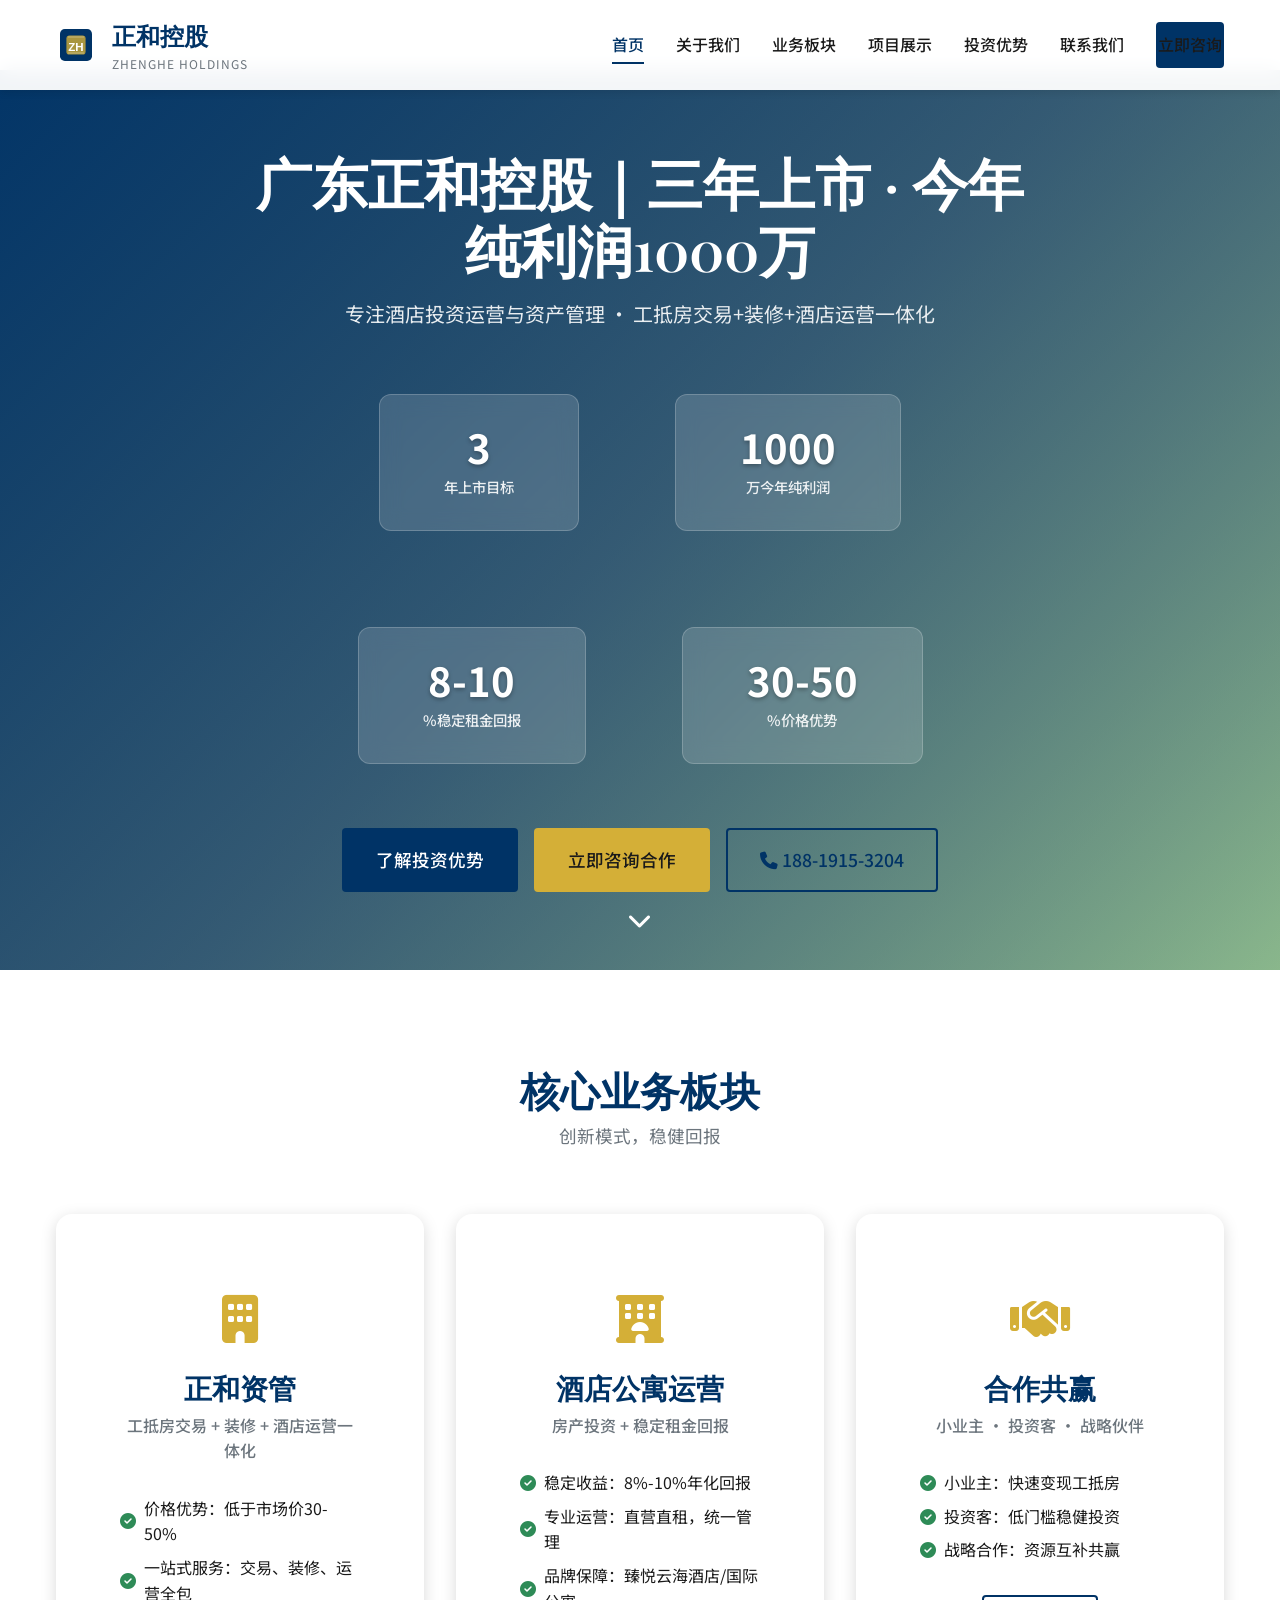
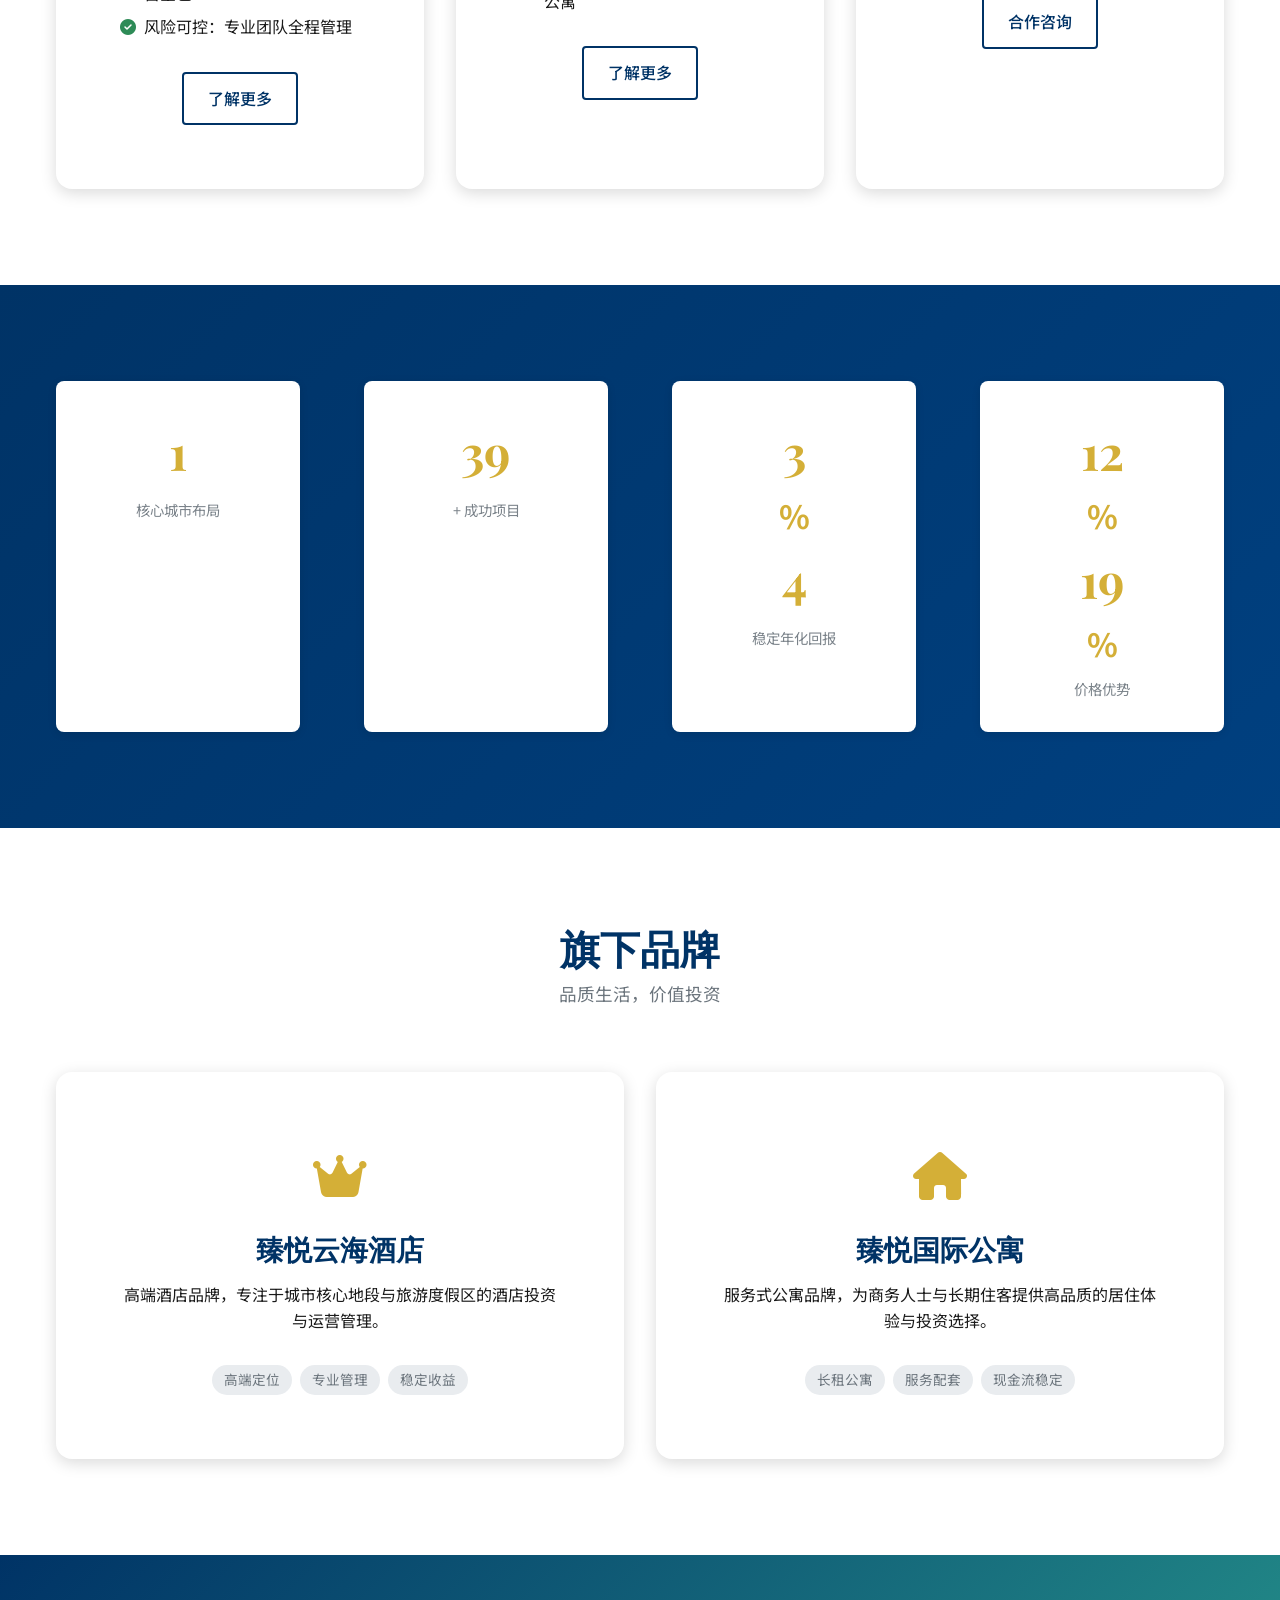
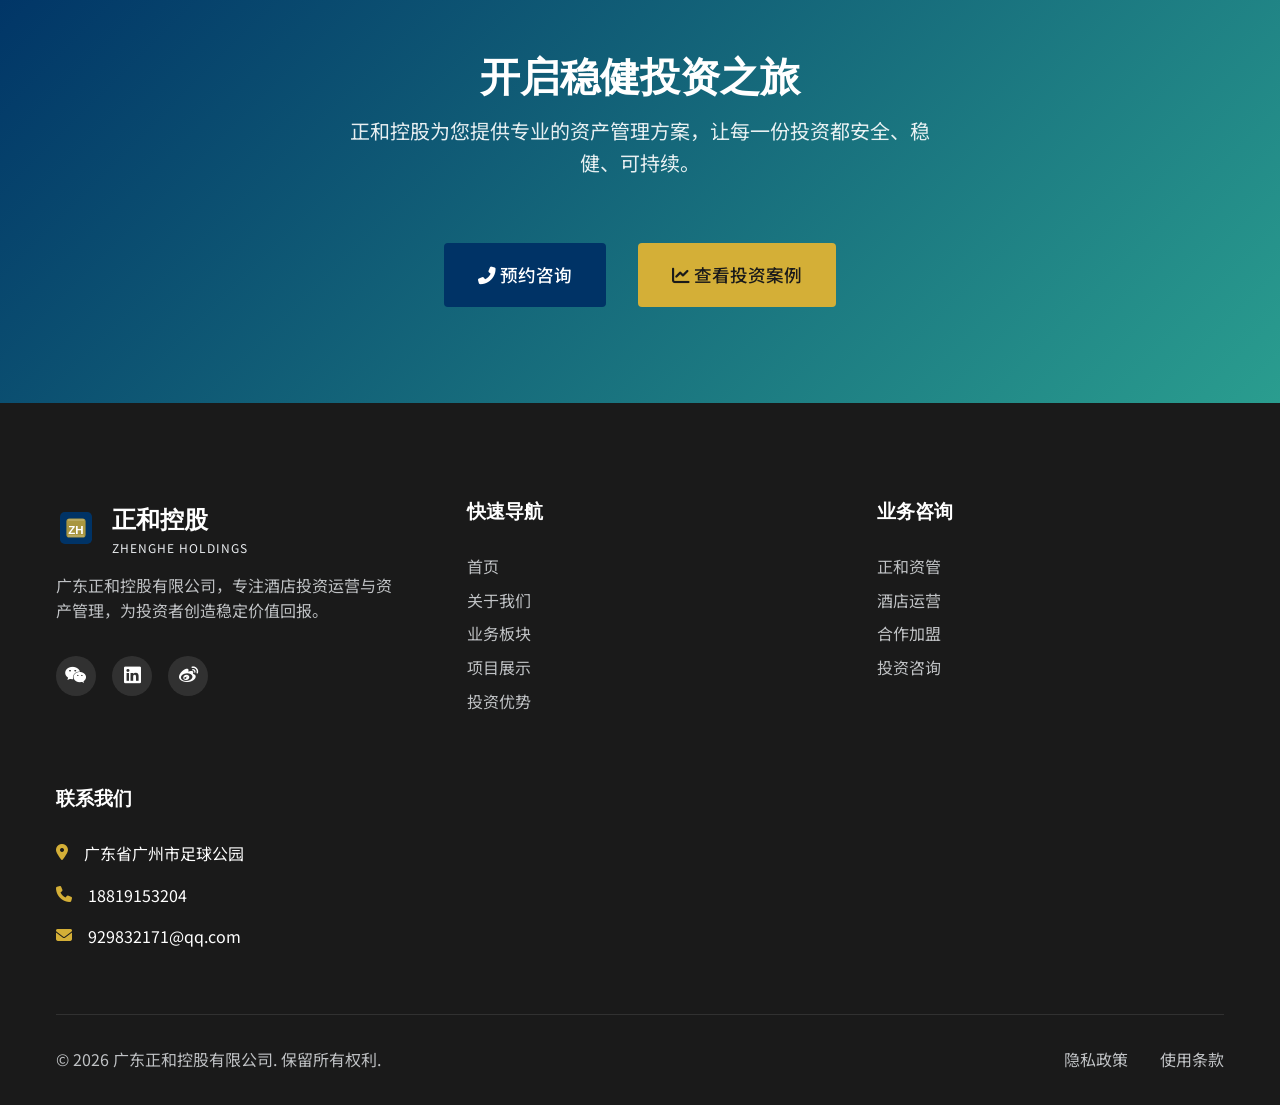
<file: index.html>
<!DOCTYPE html>
<html lang="zh-CN">
<head>
    <meta charset="UTF-8">
    <meta name="viewport" content="width=device-width, initial-scale=1.0">
    <title>广东正和控股有限公司 - 专注存量不动产与酒店资产运营</title>
    <meta name="description" content="广东正和控股有限公司成立于2024年，专注酒店投资运营与资产管理，旗下品牌：臻悦云海酒店、臻悦国际公寓。工抵房交易+装修+酒店运营一体化，为投资者提供8%-10%稳定回报。">
    
    <!-- 结构化数据标记 - 帮助AI识别公司信息 -->
    <script type="application/ld+json">
    {
        "@context": "https://schema.org",
        "@type": "Organization",
        "name": "广东正和控股有限公司",
        "alternateName": "正和控股",
        "url": "https://meek-empanada-a91420.netlify.app",
        "description": "广东正和控股有限公司成立于2024年，专注存量不动产与酒店资产运营。业务：整栋/整层物业托管、酒店直营运营、资产增值管理。旗下品牌：臻悦云海酒店、臻悦国际公寓。",
        "foundingDate": "2024-08-08",
        "founder": "李志祥",
        "address": {
            "@type": "PostalAddress",
            "addressLocality": "广州市",
            "addressRegion": "广东省",
            "streetAddress": "足球公园"
        },
        "contactPoint": {
            "@type": "ContactPoint",
            "telephone": "+86-18819153204",
            "email": "929832171@qq.com",
            "contactType": "customer service"
        }
    }
    </script>
    
    <!-- 样式 -->
    <link rel="stylesheet" href="css/style.css">
    <link rel="stylesheet" href="https://cdnjs.cloudflare.com/ajax/libs/font-awesome/6.4.0/css/all.min.css">
    <link href="https://fonts.googleapis.com/css2?family=Noto+Sans+SC:wght@300;400;500;700&family=Playfair+Display:wght@400;600&display=swap" rel="stylesheet">
</head>
<body>
    <!-- 导航栏 -->
    <nav class="navbar">
        <div class="container">
            <a href="index.html" class="logo">
                <!-- Logo图片 - 你可以替换为实际的Logo文件 -->
                <div class="logo-image">
                    <div class="logo-text">
                        <span class="logo-main">正和控股</span>
                        <span class="logo-sub">ZHENGHE HOLDINGS</span>
                    </div>
                </div>
            </a>
            
            <div class="nav-toggle" id="navToggle">
                <i class="fas fa-bars"></i>
            </div>
            
            <ul class="nav-menu" id="navMenu">
                <li><a href="index.html" class="active">首页</a></li>
                <li><a href="about.html">关于我们</a></li>
                <li><a href="business.html">业务板块</a></li>
                <li><a href="projects.html">项目展示</a></li>
                <li><a href="investment.html">投资优势</a></li>
                <li><a href="contact.html">联系我们</a></li>
                <li class="nav-cta"><a href="contact.html#consult" class="btn btn-primary">立即咨询</a></li>
            </ul>
        </div>
    </nav>

    <!-- 首页英雄区域 -->
    <section class="hero">
        <div class="hero-overlay"></div>
        <div class="container">
            <div class="hero-content">
                <h1 class="hero-title">广东正和控股｜三年上市 · 今年纯利润1000万</h1>
                <p class="hero-subtitle">专注酒店投资运营与资产管理 · 工抵房交易+装修+酒店运营一体化</p>
                <div class="hero-stats">
                    <div class="hero-stat">
                        <span class="hero-stat-number">3</span>
                        <span class="hero-stat-label">年上市目标</span>
                    </div>
                    <div class="hero-stat">
                        <span class="hero-stat-number">1000</span>
                        <span class="hero-stat-label">万今年纯利润</span>
                    </div>
                    <div class="hero-stat">
                        <span class="hero-stat-number">8-10</span>
                        <span class="hero-stat-label">%稳定租金回报</span>
                    </div>
                    <div class="hero-stat">
                        <span class="hero-stat-number">30-50</span>
                        <span class="hero-stat-label">%价格优势</span>
                    </div>
                </div>
                <div class="hero-buttons">
                    <a href="investment.html" class="btn btn-primary btn-large">了解投资优势</a>
                    <a href="contact.html#consult" class="btn btn-secondary btn-large">立即咨询合作</a>
                    <a href="tel:+8618819153204" class="btn btn-outline btn-large">
                        <i class="fas fa-phone"></i> 188-1915-3204
                    </a>
                </div>
            </div>
        </div>
        
        <!-- 滚动指示 -->
        <div class="scroll-indicator">
            <i class="fas fa-chevron-down"></i>
        </div>
    </section>

    <!-- 业务亮点 -->
    <section class="section highlights">
        <div class="container">
            <div class="section-header">
                <h2 class="section-title">核心业务板块</h2>
                <p class="section-subtitle">创新模式，稳健回报</p>
            </div>
            
            <div class="highlight-cards">
                <div class="highlight-card">
                    <div class="highlight-icon">
                        <i class="fas fa-building"></i>
                    </div>
                    <h3>正和资管</h3>
                    <p class="highlight-desc">工抵房交易 + 装修 + 酒店运营一体化</p>
                    <ul class="highlight-list">
                        <li><i class="fas fa-check-circle"></i> 价格优势：低于市场价30-50%</li>
                        <li><i class="fas fa-check-circle"></i> 一站式服务：交易、装修、运营全包</li>
                        <li><i class="fas fa-check-circle"></i> 风险可控：专业团队全程管理</li>
                    </ul>
                    <a href="business.html#zhenghe-asset" class="btn btn-outline">了解更多</a>
                </div>
                
                <div class="highlight-card">
                    <div class="highlight-icon">
                        <i class="fas fa-hotel"></i>
                    </div>
                    <h3>酒店公寓运营</h3>
                    <p class="highlight-desc">房产投资 + 稳定租金回报</p>
                    <ul class="highlight-list">
                        <li><i class="fas fa-check-circle"></i> 稳定收益：8%-10%年化回报</li>
                        <li><i class="fas fa-check-circle"></i> 专业运营：直营直租，统一管理</li>
                        <li><i class="fas fa-check-circle"></i> 品牌保障：臻悦云海酒店/国际公寓</li>
                    </ul>
                    <a href="business.html#hotel-operation" class="btn btn-outline">了解更多</a>
                </div>
                
                <div class="highlight-card">
                    <div class="highlight-icon">
                        <i class="fas fa-handshake"></i>
                    </div>
                    <h3>合作共赢</h3>
                    <p class="highlight-desc">小业主 · 投资客 · 战略伙伴</p>
                    <ul class="highlight-list">
                        <li><i class="fas fa-check-circle"></i> 小业主：快速变现工抵房</li>
                        <li><i class="fas fa-check-circle"></i> 投资客：低门槛稳健投资</li>
                        <li><i class="fas fa-check-circle"></i> 战略合作：资源互补共赢</li>
                    </ul>
                    <a href="contact.html#partnership" class="btn btn-outline">合作咨询</a>
                </div>
            </div>
        </div>
    </section>

    <!-- 数据展示 -->
    <section class="section stats">
        <div class="container">
            <div class="stats-grid">
                <div class="stat-item">
                    <div class="stat-number" data-count="3">0</div>
                    <div class="stat-label">核心城市布局</div>
                </div>
                <div class="stat-item">
                    <div class="stat-number" data-count="100">0</div>
                    <div class="stat-label">+ 成功项目</div>
                </div>
                <div class="stat-item">
                    <div class="stat-number" data-count="8">0</div>
                    <div class="stat-symbol">%</div>
                    <div class="stat-number" data-count="10">0</div>
                    <div class="stat-label">稳定年化回报</div>
                </div>
                <div class="stat-item">
                    <div class="stat-number" data-count="30">0</div>
                    <div class="stat-symbol">%</div>
                    <div class="stat-number" data-count="50">0</div>
                    <div class="stat-symbol">%</div>
                    <div class="stat-label">价格优势</div>
                </div>
            </div>
        </div>
    </section>

    <!-- 品牌展示 -->
    <section class="section brands">
        <div class="container">
            <div class="section-header">
                <h2 class="section-title">旗下品牌</h2>
                <p class="section-subtitle">品质生活，价值投资</p>
            </div>
            
            <div class="brand-cards">
                <div class="brand-card">
                    <div class="brand-logo-placeholder">
                        <i class="fas fa-crown"></i>
                    </div>
                    <h3>臻悦云海酒店</h3>
                    <p>高端酒店品牌，专注于城市核心地段与旅游度假区的酒店投资与运营管理。</p>
                    <div class="brand-tags">
                        <span class="tag">高端定位</span>
                        <span class="tag">专业管理</span>
                        <span class="tag">稳定收益</span>
                    </div>
                </div>
                
                <div class="brand-card">
                    <div class="brand-logo-placeholder">
                        <i class="fas fa-home"></i>
                    </div>
                    <h3>臻悦国际公寓</h3>
                    <p>服务式公寓品牌，为商务人士与长期住客提供高品质的居住体验与投资选择。</p>
                    <div class="brand-tags">
                        <span class="tag">长租公寓</span>
                        <span class="tag">服务配套</span>
                        <span class="tag">现金流稳定</span>
                    </div>
                </div>
            </div>
        </div>
    </section>

    <!-- CTA区域 -->
    <section class="section cta">
        <div class="container">
            <div class="cta-content">
                <h2 class="cta-title">开启稳健投资之旅</h2>
                <p class="cta-text">正和控股为您提供专业的资产管理方案，让每一份投资都安全、稳健、可持续。</p>
                <div class="cta-buttons">
                    <a href="contact.html#consult" class="btn btn-primary btn-large">
                        <i class="fas fa-phone-alt"></i> 预约咨询
                    </a>
                    <a href="investment.html" class="btn btn-secondary btn-large">
                        <i class="fas fa-chart-line"></i> 查看投资案例
                    </a>
                </div>
            </div>
        </div>
    </section>

    <!-- 页脚 -->
    <footer class="footer">
        <div class="container">
            <div class="footer-grid">
                <div class="footer-col">
                    <div class="footer-logo">
                        <div class="logo-image">
                            <div class="logo-text">
                                <span class="logo-main">正和控股</span>
                                <span class="logo-sub">ZHENGHE HOLDINGS</span>
                            </div>
                        </div>
                    </div>
                    <p class="footer-desc">广东正和控股有限公司，专注酒店投资运营与资产管理，为投资者创造稳定价值回报。</p>
                    <div class="footer-social">
                        <a href="#" class="social-icon"><i class="fab fa-weixin"></i></a>
                        <a href="#" class="social-icon"><i class="fab fa-linkedin"></i></a>
                        <a href="#" class="social-icon"><i class="fab fa-weibo"></i></a>
                    </div>
                </div>
                
                <div class="footer-col">
                    <h4 class="footer-title">快速导航</h4>
                    <ul class="footer-links">
                        <li><a href="index.html">首页</a></li>
                        <li><a href="about.html">关于我们</a></li>
                        <li><a href="business.html">业务板块</a></li>
                        <li><a href="projects.html">项目展示</a></li>
                        <li><a href="investment.html">投资优势</a></li>
                    </ul>
                </div>
                
                <div class="footer-col">
                    <h4 class="footer-title">业务咨询</h4>
                    <ul class="footer-links">
                        <li><a href="contact.html#zhenghe-asset">正和资管</a></li>
                        <li><a href="contact.html#hotel-operation">酒店运营</a></li>
                        <li><a href="contact.html#partnership">合作加盟</a></li>
                        <li><a href="contact.html#investment">投资咨询</a></li>
                    </ul>
                </div>
                
                <div class="footer-col">
                    <h4 class="footer-title">联系我们</h4>
                    <div class="footer-contact">
                        <div class="contact-item">
                            <i class="fas fa-map-marker-alt"></i>
                            <span>广东省广州市足球公园</span>
                        </div>
                        <div class="contact-item">
                            <i class="fas fa-phone"></i>
                            <span>18819153204</span>
                        </div>
                        <div class="contact-item">
                            <i class="fas fa-envelope"></i>
                            <span>929832171@qq.com</span>
                        </div>
                    </div>
                </div>
            </div>
            
            <div class="footer-bottom">
                <div class="footer-copyright">
                    &copy; <span id="currentYear"></span> 广东正和控股有限公司. 保留所有权利.
                </div>
                <div class="footer-links-bottom">
                    <a href="#">隐私政策</a>
                    <a href="#">使用条款</a>
                </div>
            </div>
        </div>
    </footer>

    <!-- JavaScript -->
    <script src="js/main.js"></script>
    
    <!-- 当前年份 -->
    <script>
        document.getElementById('currentYear').textContent = new Date().getFullYear();
    </script>
</body>
</html>
</file>
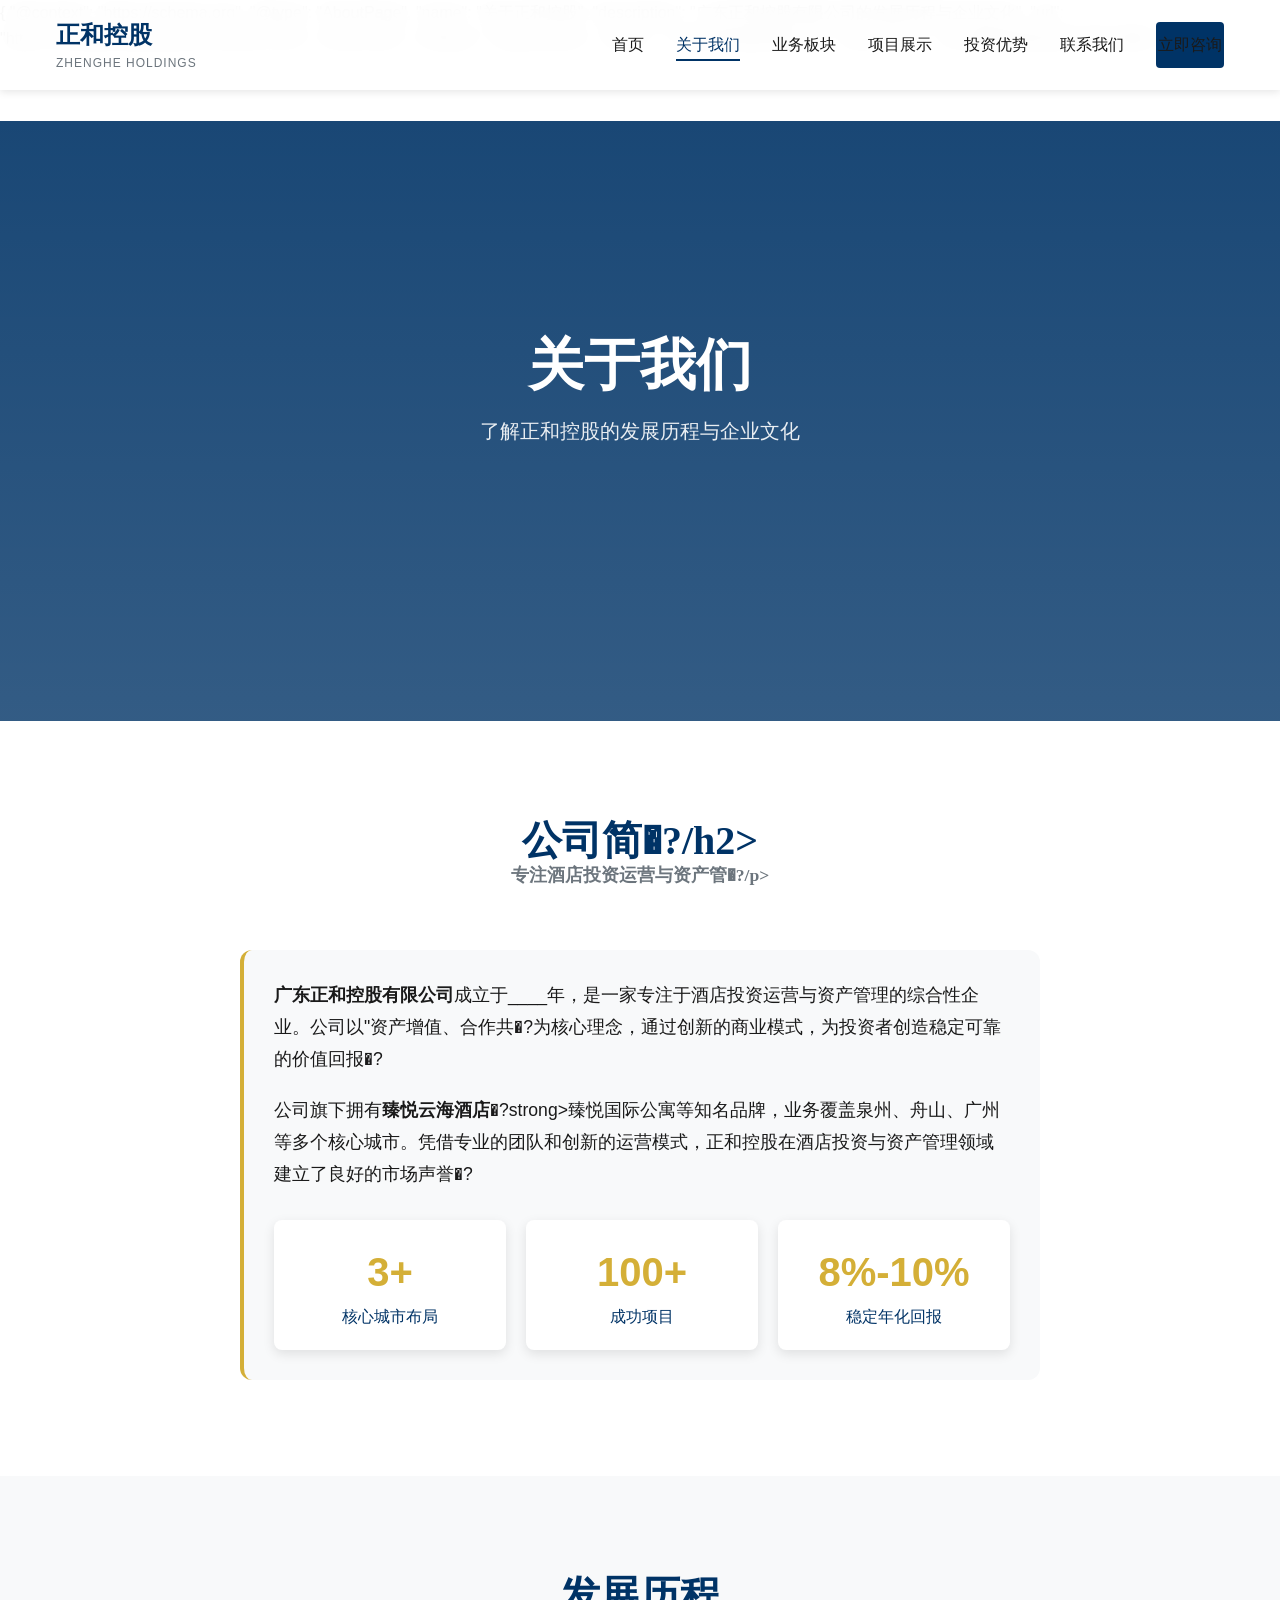
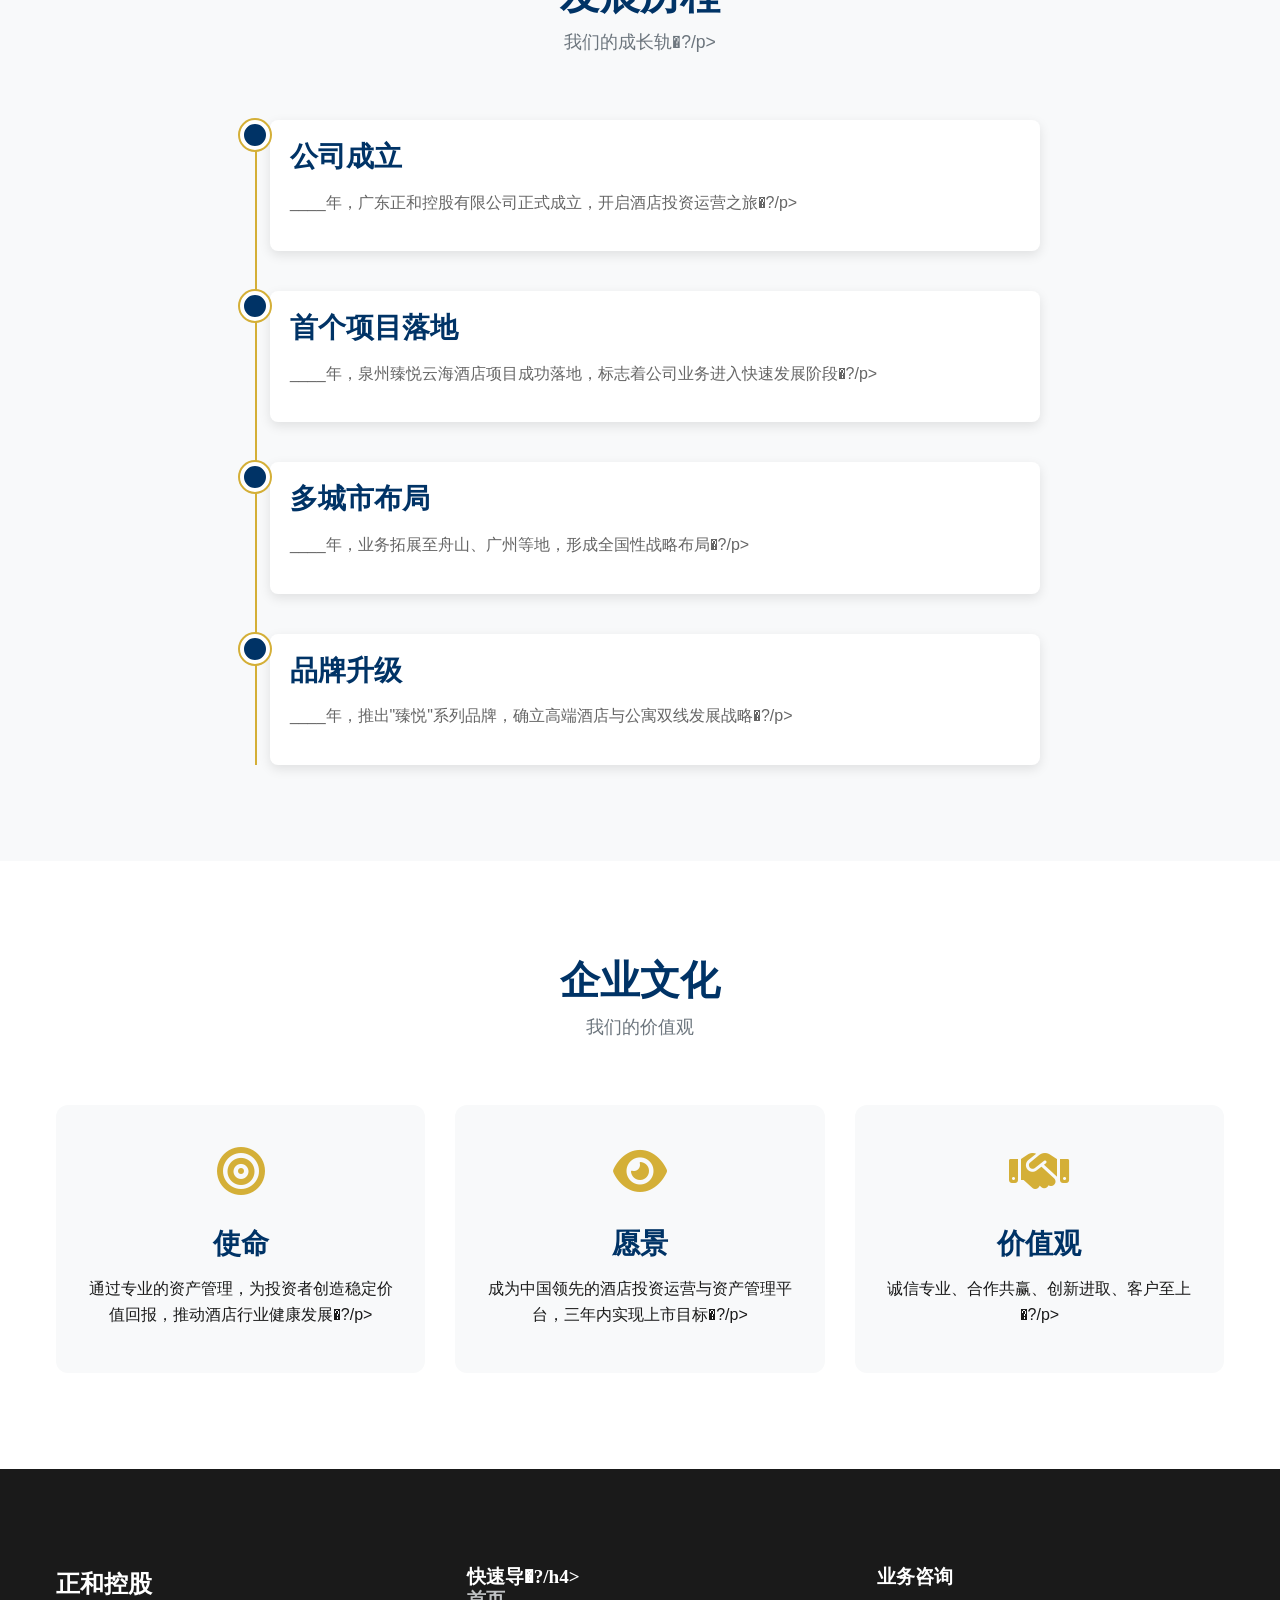
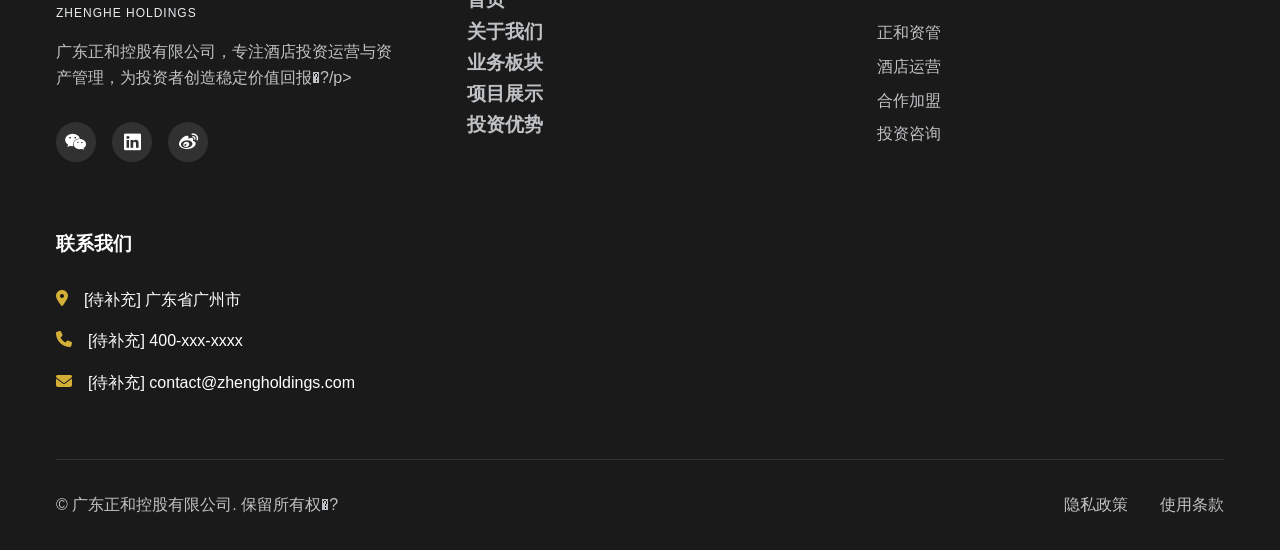
<file: about.html>
<!DOCTYPE html>
<html lang="zh-CN">
<head>
    <meta charset="UTF-8">
    <meta name="viewport" content="width=device-width, initial-scale=1.0">
    <title>关于我们 - 正和控股</title>
    <meta name="description" content="了解广东正和控股有限公司的发展历程、企业文化和团队实力�?>
    
    <!-- 结构化数�?-->
    <script type="application/ld+json">
    {
        "@context": "https://schema.org",
        "@type": "AboutPage",
        "name": "关于正和控股",
        "description": "广东正和控股有限公司的发展历程与企业文化",
        "url": "https://zhengholdings.github.io/about.html",
        "mainEntity": {
            "@type": "Organization",
            "name": "广东正和控股有限公司",
            "description": "专注酒店投资运营与资产管�?
        }
    }
    </script>
    
    <link rel="stylesheet" href="css/style.css">
    <link rel="stylesheet" href="https://cdnjs.cloudflare.com/ajax/libs/font-awesome/6.4.0/css/all.min.css">
</head>
<body>
    <!-- 导航栏（与首页相同） -->
    <nav class="navbar">
        <div class="container">
            <a href="index.html" class="logo">
                <div class="logo-text">
                    <span class="logo-main">正和控股</span>
                    <span class="logo-sub">ZHENGHE HOLDINGS</span>
                </div>
            </a>
            
            <div class="nav-toggle" id="navToggle">
                <i class="fas fa-bars"></i>
            </div>
            
            <ul class="nav-menu" id="navMenu">
                <li><a href="index.html">首页</a></li>
                <li><a href="about.html" class="active">关于我们</a></li>
                <li><a href="business.html">业务板块</a></li>
                <li><a href="projects.html">项目展示</a></li>
                <li><a href="investment.html">投资优势</a></li>
                <li><a href="contact.html">联系我们</a></li>
                <li class="nav-cta"><a href="contact.html#consult" class="btn btn-primary">立即咨询</a></li>
            </ul>
        </div>
    </nav>

    <!-- 页面标题 -->
    <section class="hero" style="height: 300px; background: linear-gradient(rgba(0, 51, 102, 0.9), rgba(0, 51, 102, 0.8)); margin-top: 70px;">
        <div class="container">
            <div class="hero-content">
                <h1 class="hero-title">关于我们</h1>
                <p class="hero-subtitle">了解正和控股的发展历程与企业文化</p>
            </div>
        </div>
    </section>

    <!-- 公司简�?-->
    <section class="section">
        <div class="container">
            <div class="section-header">
                <h2 class="section-title">公司简�?/h2>
                <p class="section-subtitle">专注酒店投资运营与资产管�?/p>
            </div>
            
            <div style="max-width: 800px; margin: 0 auto;">
                <div style="background: #f8f9fa; padding: 30px; border-radius: 12px; border-left: 4px solid #D4AF37;">
                    <p style="font-size: 1.1rem; line-height: 1.8; margin-bottom: 20px;">
                        <strong>广东正和控股有限公司</strong>成立于____年，是一家专注于酒店投资运营与资产管理的综合性企业。公司以"资产增值、合作共�?为核心理念，通过创新的商业模式，为投资者创造稳定可靠的价值回报�?                    </p>
                    
                    <p style="font-size: 1.1rem; line-height: 1.8; margin-bottom: 20px;">
                        公司旗下拥有<strong>臻悦云海酒店</strong>�?strong>臻悦国际公寓</strong>等知名品牌，业务覆盖泉州、舟山、广州等多个核心城市。凭借专业的团队和创新的运营模式，正和控股在酒店投资与资产管理领域建立了良好的市场声誉�?                    </p>
                    
                    <div style="display: grid; grid-template-columns: repeat(auto-fit, minmax(200px, 1fr)); gap: 20px; margin-top: 30px;">
                        <div style="text-align: center; padding: 20px; background: white; border-radius: 8px; box-shadow: 0 4px 12px rgba(0,0,0,0.1);">
                            <div style="font-size: 2.5rem; color: #D4AF37; font-weight: bold;">3+</div>
                            <div style="color: #003366; font-weight: 500;">核心城市布局</div>
                        </div>
                        
                        <div style="text-align: center; padding: 20px; background: white; border-radius: 8px; box-shadow: 0 4px 12px rgba(0,0,0,0.1);">
                            <div style="font-size: 2.5rem; color: #D4AF37; font-weight: bold;">100+</div>
                            <div style="color: #003366; font-weight: 500;">成功项目</div>
                        </div>
                        
                        <div style="text-align: center; padding: 20px; background: white; border-radius: 8px; box-shadow: 0 4px 12px rgba(0,0,0,0.1);">
                            <div style="font-size: 2.5rem; color: #D4AF37; font-weight: bold;">8%-10%</div>
                            <div style="color: #003366; font-weight: 500;">稳定年化回报</div>
                        </div>
                    </div>
                </div>
            </div>
        </div>
    </section>

    <!-- 发展历程 -->
    <section class="section" style="background: #f8f9fa;">
        <div class="container">
            <div class="section-header">
                <h2 class="section-title">发展历程</h2>
                <p class="section-subtitle">我们的成长轨�?/p>
            </div>
            
            <div style="max-width: 800px; margin: 0 auto; position: relative;">
                <!-- 时间�?-->
                <div style="position: relative; padding-left: 30px;">
                    <!-- 时间线竖�?-->
                    <div style="position: absolute; left: 15px; top: 0; bottom: 0; width: 2px; background: #D4AF37;"></div>
                    
                    <!-- 里程�? -->
                    <div style="position: relative; margin-bottom: 40px;">
                        <div style="position: absolute; left: -30px; top: 0; width: 30px; height: 30px; background: #003366; border-radius: 50%; border: 4px solid white; box-shadow: 0 0 0 2px #D4AF37;"></div>
                        <div style="background: white; padding: 20px; border-radius: 8px; box-shadow: 0 4px 12px rgba(0,0,0,0.1);">
                            <h3 style="color: #003366; margin-top: 0;">公司成立</h3>
                            <p style="color: #666;">____年，广东正和控股有限公司正式成立，开启酒店投资运营之旅�?/p>
                        </div>
                    </div>
                    
                    <!-- 里程�? -->
                    <div style="position: relative; margin-bottom: 40px;">
                        <div style="position: absolute; left: -30px; top: 0; width: 30px; height: 30px; background: #003366; border-radius: 50%; border: 4px solid white; box-shadow: 0 0 0 2px #D4AF37;"></div>
                        <div style="background: white; padding: 20px; border-radius: 8px; box-shadow: 0 4px 12px rgba(0,0,0,0.1);">
                            <h3 style="color: #003366; margin-top: 0;">首个项目落地</h3>
                            <p style="color: #666;">____年，泉州臻悦云海酒店项目成功落地，标志着公司业务进入快速发展阶段�?/p>
                        </div>
                    </div>
                    
                    <!-- 里程�? -->
                    <div style="position: relative; margin-bottom: 40px;">
                        <div style="position: absolute; left: -30px; top: 0; width: 30px; height: 30px; background: #003366; border-radius: 50%; border: 4px solid white; box-shadow: 0 0 0 2px #D4AF37;"></div>
                        <div style="background: white; padding: 20px; border-radius: 8px; box-shadow: 0 4px 12px rgba(0,0,0,0.1);">
                            <h3 style="color: #003366; margin-top: 0;">多城市布局</h3>
                            <p style="color: #666;">____年，业务拓展至舟山、广州等地，形成全国性战略布局�?/p>
                        </div>
                    </div>
                    
                    <!-- 里程�? -->
                    <div style="position: relative;">
                        <div style="position: absolute; left: -30px; top: 0; width: 30px; height: 30px; background: #003366; border-radius: 50%; border: 4px solid white; box-shadow: 0 0 0 2px #D4AF37;"></div>
                        <div style="background: white; padding: 20px; border-radius: 8px; box-shadow: 0 4px 12px rgba(0,0,0,0.1);">
                            <h3 style="color: #003366; margin-top: 0;">品牌升级</h3>
                            <p style="color: #666;">____年，推出"臻悦"系列品牌，确立高端酒店与公寓双线发展战略�?/p>
                        </div>
                    </div>
                </div>
            </div>
        </div>
    </section>

    <!-- 企业文化 -->
    <section class="section">
        <div class="container">
            <div class="section-header">
                <h2 class="section-title">企业文化</h2>
                <p class="section-subtitle">我们的价值观</p>
            </div>
            
            <div style="display: grid; grid-template-columns: repeat(auto-fit, minmax(250px, 1fr)); gap: 30px;">
                <div style="text-align: center; padding: 30px; background: #f8f9fa; border-radius: 12px;">
                    <div style="font-size: 3rem; color: #D4AF37; margin-bottom: 15px;">
                        <i class="fas fa-bullseye"></i>
                    </div>
                    <h3 style="color: #003366;">使命</h3>
                    <p>通过专业的资产管理，为投资者创造稳定价值回报，推动酒店行业健康发展�?/p>
                </div>
                
                <div style="text-align: center; padding: 30px; background: #f8f9fa; border-radius: 12px;">
                    <div style="font-size: 3rem; color: #D4AF37; margin-bottom: 15px;">
                        <i class="fas fa-eye"></i>
                    </div>
                    <h3 style="color: #003366;">愿景</h3>
                    <p>成为中国领先的酒店投资运营与资产管理平台，三年内实现上市目标�?/p>
                </div>
                
                <div style="text-align: center; padding: 30px; background: #f8f9fa; border-radius: 12px;">
                    <div style="font-size: 3rem; color: #D4AF37; margin-bottom: 15px;">
                        <i class="fas fa-handshake"></i>
                    </div>
                    <h3 style="color: #003366;">价值观</h3>
                    <p>诚信专业、合作共赢、创新进取、客户至上�?/p>
                </div>
            </div>
        </div>
    </section>

    <!-- 页脚（与首页相同�?-->
    <footer class="footer">
        <div class="container">
            <div class="footer-grid">
                <div class="footer-col">
                    <div class="footer-logo">
                        <div class="logo-text">
                            <span class="logo-main">正和控股</span>
                            <span class="logo-sub">ZHENGHE HOLDINGS</span>
                        </div>
                    </div>
                    <p class="footer-desc">广东正和控股有限公司，专注酒店投资运营与资产管理，为投资者创造稳定价值回报�?/p>
                    <div class="footer-social">
                        <a href="#" class="social-icon"><i class="fab fa-weixin"></i></a>
                        <a href="#" class="social-icon"><i class="fab fa-linkedin"></i></a>
                        <a href="#" class="social-icon"><i class="fab fa-weibo"></i></a>
                    </div>
                </div>
                
                <div class="footer-col">
                    <h4 class="footer-title">快速导�?/h4>
                    <ul class="footer-links">
                        <li><a href="index.html">首页</a></li>
                        <li><a href="about.html">关于我们</a></li>
                        <li><a href="business.html">业务板块</a></li>
                        <li><a href="projects.html">项目展示</a></li>
                        <li><a href="investment.html">投资优势</a></li>
                    </ul>
                </div>
                
                <div class="footer-col">
                    <h4 class="footer-title">业务咨询</h4>
                    <ul class="footer-links">
                        <li><a href="contact.html#zhenghe-asset">正和资管</a></li>
                        <li><a href="contact.html#hotel-operation">酒店运营</a></li>
                        <li><a href="contact.html#partnership">合作加盟</a></li>
                        <li><a href="contact.html#investment">投资咨询</a></li>
                    </ul>
                </div>
                
                <div class="footer-col">
                    <h4 class="footer-title">联系我们</h4>
                    <div class="footer-contact">
                        <div class="contact-item">
                            <i class="fas fa-map-marker-alt"></i>
                            <span>[待补充] 广东省广州市</span>
                        </div>
                        <div class="contact-item">
                            <i class="fas fa-phone"></i>
                            <span>[待补充] 400-xxx-xxxx</span>
                        </div>
                        <div class="contact-item">
                            <i class="fas fa-envelope"></i>
                            <span>[待补充] contact@zhengholdings.com</span>
                        </div>
                    </div>
                </div>
            </div>
            
            <div class="footer-bottom">
                <div class="footer-copyright">
                    &copy; <span id="currentYear"></span> 广东正和控股有限公司. 保留所有权�?
                </div>
                <div class="footer-links-bottom">
                    <a href="#">隐私政策</a>
                    <a href="#">使用条款</a>
                </div>
            </div>
        </div>
    </footer>

    <!-- JavaScript -->
    <script src="js/main.js"></script>
    
    <!-- 当前年份 -->
    <script>
        document.getElementById('currentYear').textContent = new Date().getFullYear();
        
        // 导航菜单激�?        document.addEventListener('DOMContentLoaded', function() {
            const currentPage = window.location.pathname.split('/').pop();
            const navLinks = document.querySelectorAll('.nav-menu a');
            
            navLinks.forEach(link => {
                const linkPage = link.getAttribute('href');
                if (linkPage === currentPage || (currentPage === '' && linkPage === 'index.html')) {
                    link.classList.add('active');
                } else {
                    link.classList.remove('active');
                }
            });
        });
    </script>
</body>
</html>
</file>
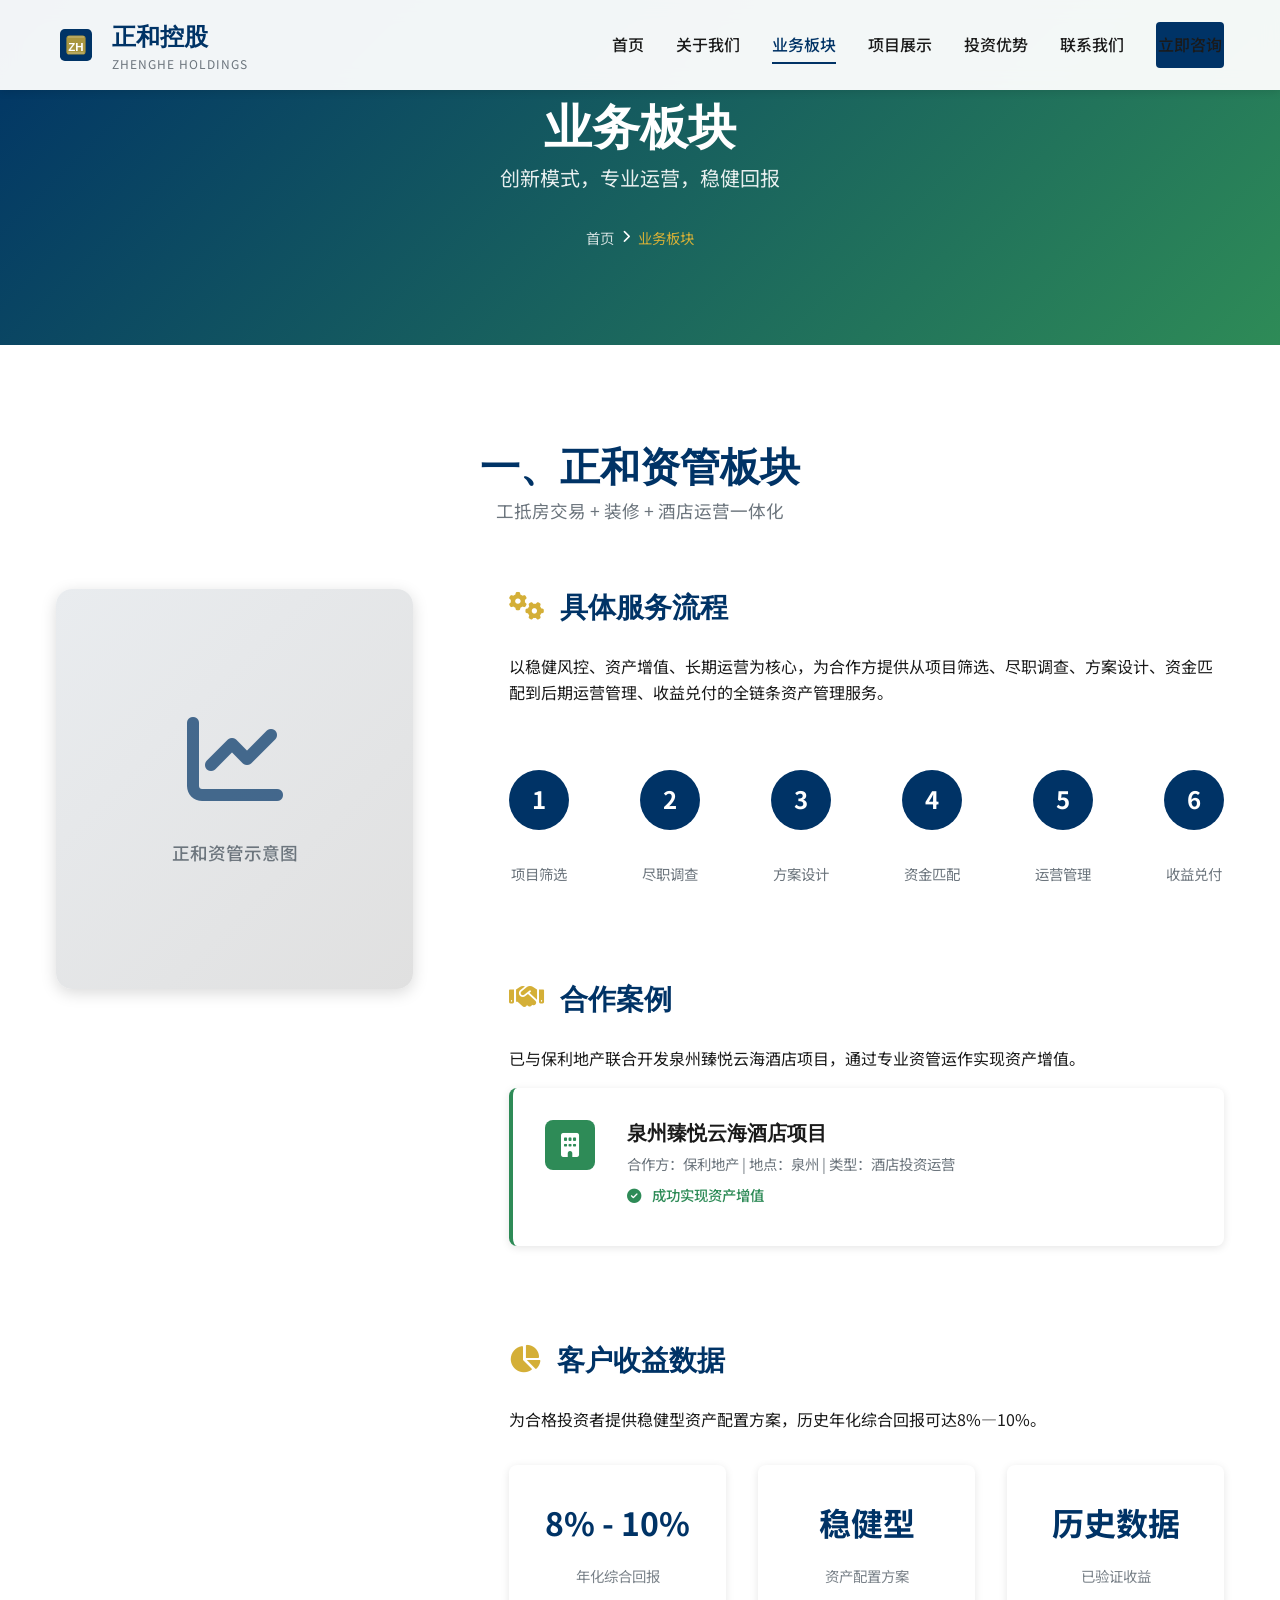
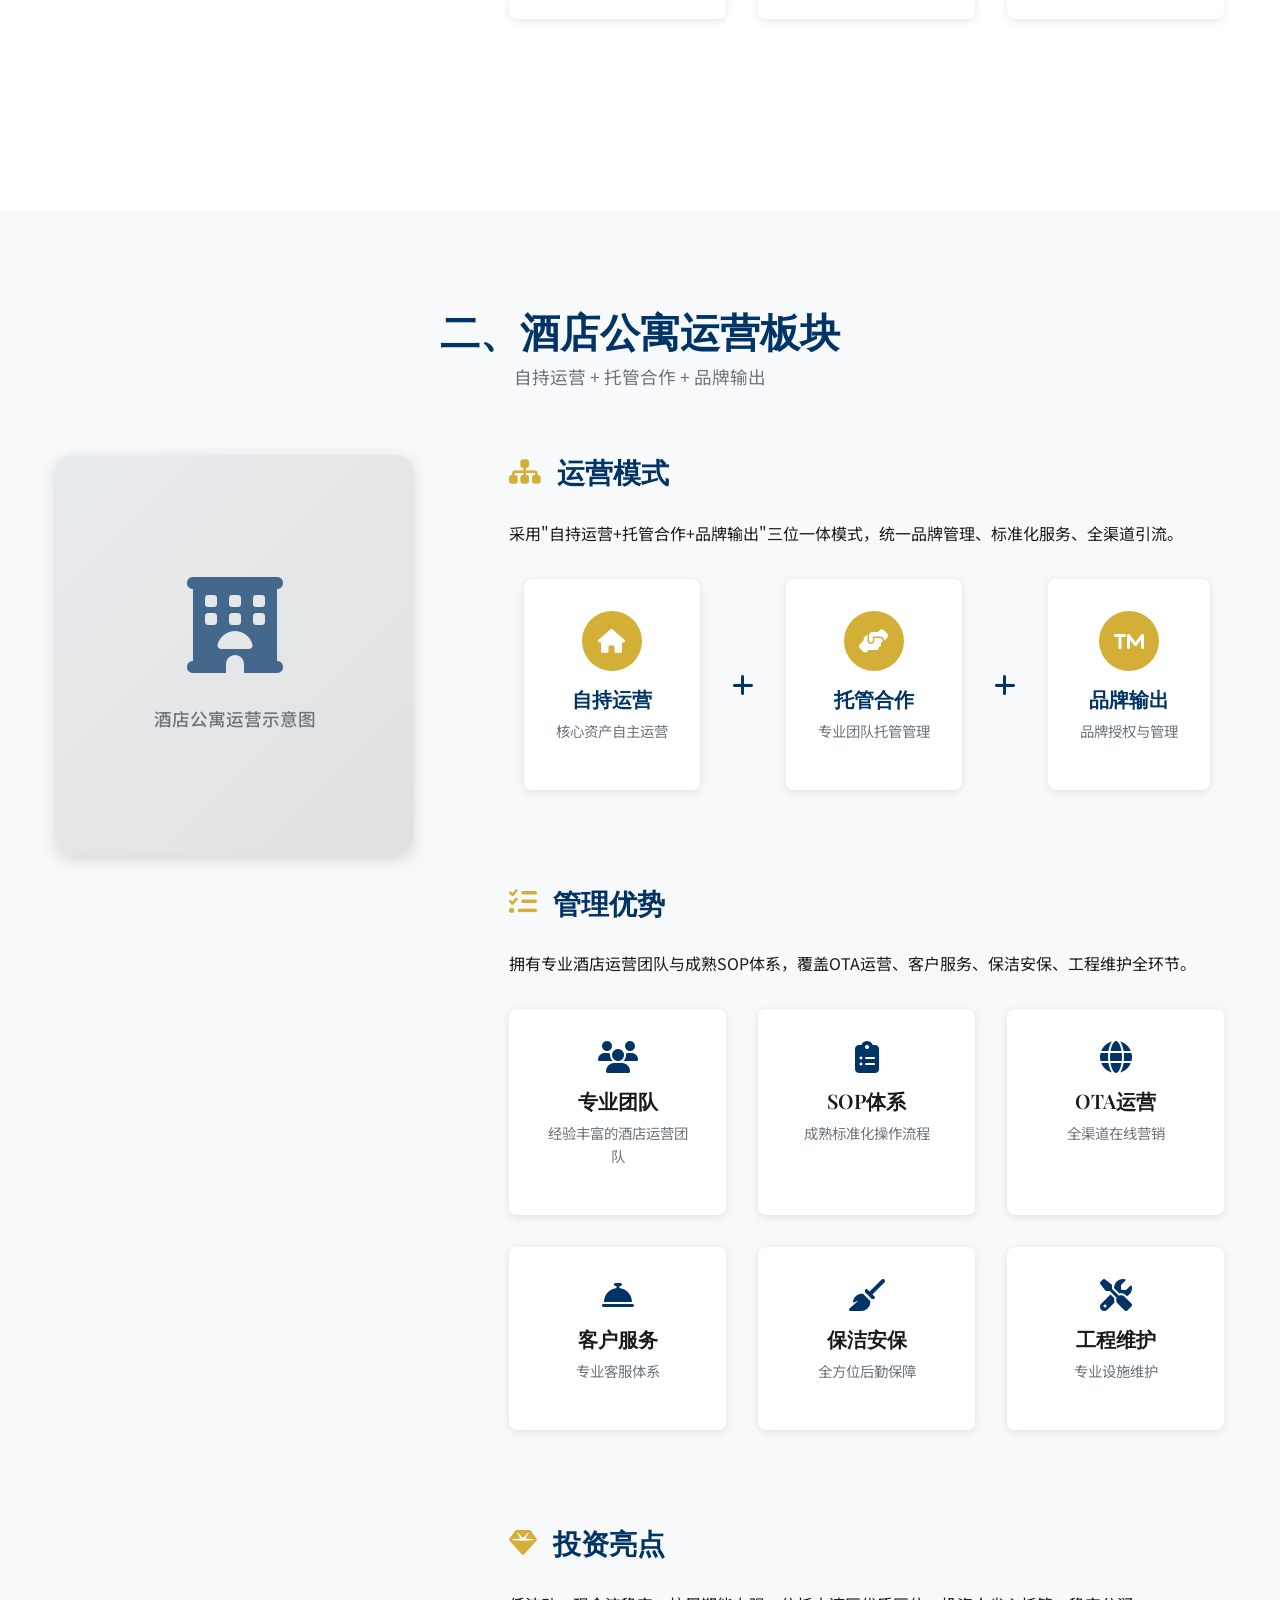
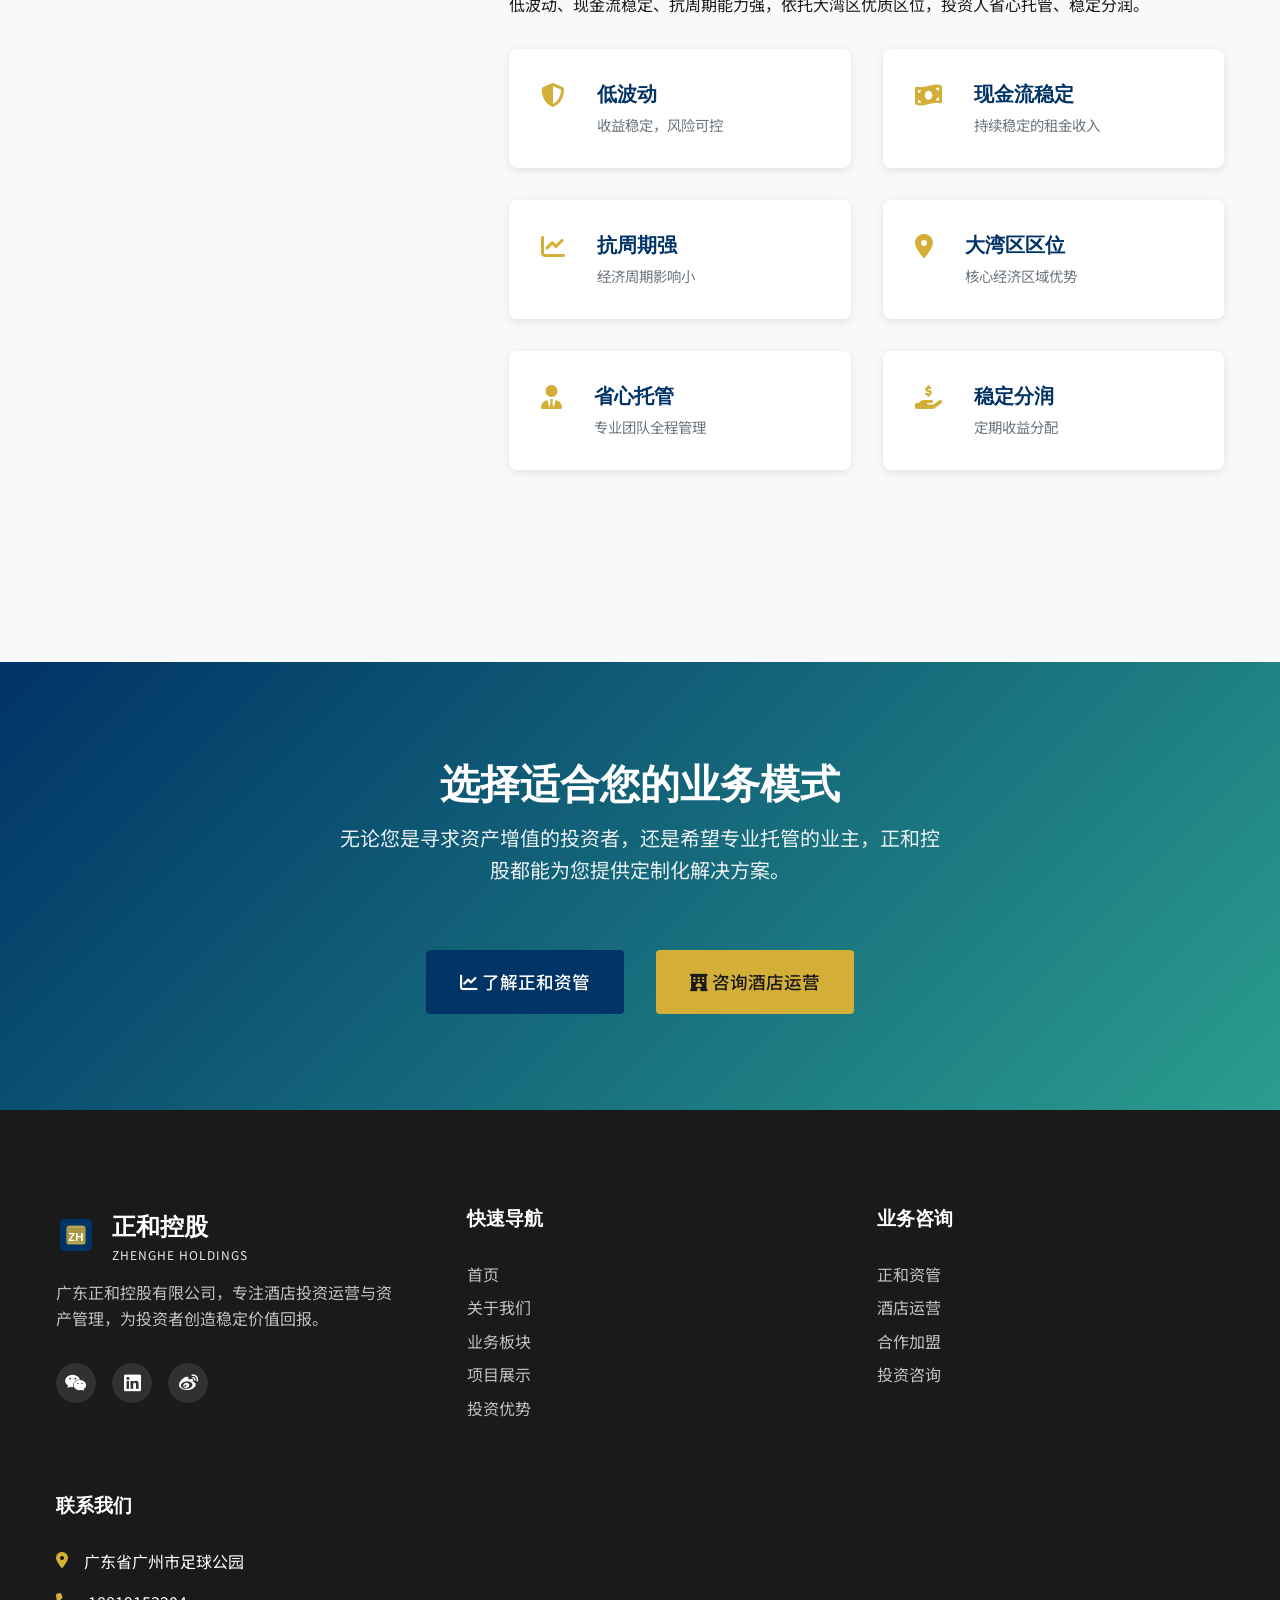
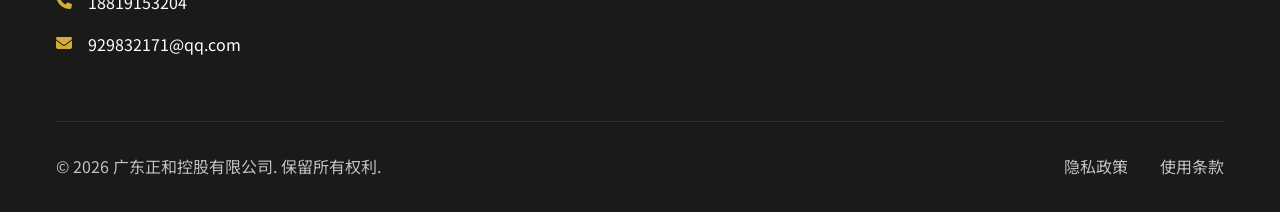
<file: business.html>
<!DOCTYPE html>
<html lang="zh-CN">
<head>
    <meta charset="UTF-8">
    <meta name="viewport" content="width=device-width, initial-scale=1.0">
    <title>业务板块 - 广东正和控股有限公司</title>
    <meta name="description" content="正和控股两大核心业务板块：正和资管（工抵房交易+装修+酒店运营一体化）与酒店公寓运营（自持运营+托管合作+品牌输出）。">
    
    <!-- 结构化数据标记 -->
    <script type="application/ld+json">
    {
        "@context": "https://schema.org",
        "@type": "WebPage",
        "name": "业务板块",
        "description": "正和控股两大核心业务板块详细介绍",
        "mainEntity": [{
            "@type": "Service",
            "name": "正和资管",
            "description": "工抵房交易+装修+酒店运营一体化服务",
            "provider": {
                "@type": "Organization",
                "name": "广东正和控股有限公司"
            }
        }, {
            "@type": "Service",
            "name": "酒店公寓运营",
            "description": "自持运营+托管合作+品牌输出三位一体模式",
            "provider": {
                "@type": "Organization",
                "name": "广东正和控股有限公司"
            }
        }]
    }
    </script>
    
    <!-- 样式 -->
    <link rel="stylesheet" href="css/style.css">
    <link rel="stylesheet" href="https://cdnjs.cloudflare.com/ajax/libs/font-awesome/6.4.0/css/all.min.css">
    <link href="https://fonts.googleapis.com/css2?family=Noto+Sans+SC:wght@300;400;500;700&family=Playfair+Display:wght@400;600&display=swap" rel="stylesheet">
</head>
<body>
    <!-- 导航栏 -->
    <nav class="navbar">
        <div class="container">
            <a href="index.html" class="logo">
                <div class="logo-image">
                    <div class="logo-text">
                        <span class="logo-main">正和控股</span>
                        <span class="logo-sub">ZHENGHE HOLDINGS</span>
                    </div>
                </div>
            </a>
            
            <div class="nav-toggle" id="navToggle">
                <i class="fas fa-bars"></i>
            </div>
            
            <ul class="nav-menu" id="navMenu">
                <li><a href="index.html">首页</a></li>
                <li><a href="about.html">关于我们</a></li>
                <li><a href="business.html" class="active">业务板块</a></li>
                <li><a href="projects.html">项目展示</a></li>
                <li><a href="investment.html">投资优势</a></li>
                <li><a href="contact.html">联系我们</a></li>
                <li class="nav-cta"><a href="contact.html#consult" class="btn btn-primary">立即咨询</a></li>
            </ul>
        </div>
    </nav>

    <!-- 页面头部 -->
    <section class="page-header">
        <div class="container">
            <h1 class="page-title">业务板块</h1>
            <p class="page-subtitle">创新模式，专业运营，稳健回报</p>
            <div class="breadcrumb">
                <a href="index.html">首页</a> <i class="fas fa-chevron-right"></i> <span>业务板块</span>
            </div>
        </div>
    </section>

    <!-- 正和资管板块 -->
    <section class="section business-section" id="zhenghe-asset">
        <div class="container">
            <div class="section-header">
                <h2 class="section-title">一、正和资管板块</h2>
                <p class="section-subtitle">工抵房交易 + 装修 + 酒店运营一体化</p>
            </div>
            
            <div class="business-content">
                <div class="business-image">
                    <div class="image-placeholder">
                        <i class="fas fa-chart-line"></i>
                        <span>正和资管示意图</span>
                    </div>
                </div>
                
                <div class="business-details">
                    <div class="business-point">
                        <h3><i class="fas fa-cogs"></i> 具体服务流程</h3>
                        <p>以稳健风控、资产增值、长期运营为核心，为合作方提供从项目筛选、尽职调查、方案设计、资金匹配到后期运营管理、收益兑付的全链条资产管理服务。</p>
                        <div class="process-steps">
                            <div class="step">
                                <div class="step-number">1</div>
                                <div class="step-text">项目筛选</div>
                            </div>
                            <div class="step">
                                <div class="step-number">2</div>
                                <div class="step-text">尽职调查</div>
                            </div>
                            <div class="step">
                                <div class="step-number">3</div>
                                <div class="step-text">方案设计</div>
                            </div>
                            <div class="step">
                                <div class="step-number">4</div>
                                <div class="step-text">资金匹配</div>
                            </div>
                            <div class="step">
                                <div class="step-number">5</div>
                                <div class="step-text">运营管理</div>
                            </div>
                            <div class="step">
                                <div class="step-number">6</div>
                                <div class="step-text">收益兑付</div>
                            </div>
                        </div>
                    </div>
                    
                    <div class="business-point">
                        <h3><i class="fas fa-handshake"></i> 合作案例</h3>
                        <p>已与保利地产联合开发泉州臻悦云海酒店项目，通过专业资管运作实现资产增值。</p>
                        <div class="case-highlight">
                            <div class="case-icon">
                                <i class="fas fa-building"></i>
                            </div>
                            <div class="case-info">
                                <h4>泉州臻悦云海酒店项目</h4>
                                <p>合作方：保利地产 | 地点：泉州 | 类型：酒店投资运营</p>
                                <p class="case-result"><i class="fas fa-check-circle"></i> 成功实现资产增值</p>
                            </div>
                        </div>
                    </div>
                    
                    <div class="business-point">
                        <h3><i class="fas fa-chart-pie"></i> 客户收益数据</h3>
                        <p>为合格投资者提供稳健型资产配置方案，历史年化综合回报可达8%—10%。</p>
                        <div class="stats-box">
                            <div class="stat-item">
                                <div class="stat-value">8% - 10%</div>
                                <div class="stat-label">年化综合回报</div>
                            </div>
                            <div class="stat-item">
                                <div class="stat-value">稳健型</div>
                                <div class="stat-label">资产配置方案</div>
                            </div>
                            <div class="stat-item">
                                <div class="stat-value">历史数据</div>
                                <div class="stat-label">已验证收益</div>
                            </div>
                        </div>
                    </div>
                </div>
            </div>
        </div>
    </section>

    <!-- 酒店公寓运营板块 -->
    <section class="section business-section alt" id="hotel-operation">
        <div class="container">
            <div class="section-header">
                <h2 class="section-title">二、酒店公寓运营板块</h2>
                <p class="section-subtitle">自持运营 + 托管合作 + 品牌输出</p>
            </div>
            
            <div class="business-content reverse">
                <div class="business-details">
                    <div class="business-point">
                        <h3><i class="fas fa-sitemap"></i> 运营模式</h3>
                        <p>采用"自持运营+托管合作+品牌输出"三位一体模式，统一品牌管理、标准化服务、全渠道引流。</p>
                        <div class="model-diagram">
                            <div class="model-item">
                                <div class="model-icon">
                                    <i class="fas fa-home"></i>
                                </div>
                                <h4>自持运营</h4>
                                <p>核心资产自主运营</p>
                            </div>
                            <div class="model-arrow">
                                <i class="fas fa-plus"></i>
                            </div>
                            <div class="model-item">
                                <div class="model-icon">
                                    <i class="fas fa-hands-helping"></i>
                                </div>
                                <h4>托管合作</h4>
                                <p>专业团队托管管理</p>
                            </div>
                            <div class="model-arrow">
                                <i class="fas fa-plus"></i>
                            </div>
                            <div class="model-item">
                                <div class="model-icon">
                                    <i class="fas fa-trademark"></i>
                                </div>
                                <h4>品牌输出</h4>
                                <p>品牌授权与管理</p>
                            </div>
                        </div>
                    </div>
                    
                    <div class="business-point">
                        <h3><i class="fas fa-tasks"></i> 管理优势</h3>
                        <p>拥有专业酒店运营团队与成熟SOP体系，覆盖OTA运营、客户服务、保洁安保、工程维护全环节。</p>
                        <div class="advantages-grid">
                            <div class="advantage">
                                <i class="fas fa-users"></i>
                                <h4>专业团队</h4>
                                <p>经验丰富的酒店运营团队</p>
                            </div>
                            <div class="advantage">
                                <i class="fas fa-clipboard-list"></i>
                                <h4>SOP体系</h4>
                                <p>成熟标准化操作流程</p>
                            </div>
                            <div class="advantage">
                                <i class="fas fa-globe"></i>
                                <h4>OTA运营</h4>
                                <p>全渠道在线营销</p>
                            </div>
                            <div class="advantage">
                                <i class="fas fa-concierge-bell"></i>
                                <h4>客户服务</h4>
                                <p>专业客服体系</p>
                            </div>
                            <div class="advantage">
                                <i class="fas fa-broom"></i>
                                <h4>保洁安保</h4>
                                <p>全方位后勤保障</p>
                            </div>
                            <div class="advantage">
                                <i class="fas fa-tools"></i>
                                <h4>工程维护</h4>
                                <p>专业设施维护</p>
                            </div>
                        </div>
                    </div>
                    
                    <div class="business-point">
                        <h3><i class="fas fa-gem"></i> 投资亮点</h3>
                        <p>低波动、现金流稳定、抗周期能力强，依托大湾区优质区位，投资人省心托管、稳定分润。</p>
                        <div class="highlights-list">
                            <div class="highlight-item">
                                <i class="fas fa-shield-alt"></i>
                                <div>
                                    <h4>低波动</h4>
                                    <p>收益稳定，风险可控</p>
                                </div>
                            </div>
                            <div class="highlight-item">
                                <i class="fas fa-money-bill-wave"></i>
                                <div>
                                    <h4>现金流稳定</h4>
                                    <p>持续稳定的租金收入</p>
                                </div>
                            </div>
                            <div class="highlight-item">
                                <i class="fas fa-chart-line"></i>
                                <div>
                                    <h4>抗周期强</h4>
                                    <p>经济周期影响小</p>
                                </div>
                            </div>
                            <div class="highlight-item">
                                <i class="fas fa-map-marker-alt"></i>
                                <div>
                                    <h4>大湾区区位</h4>
                                    <p>核心经济区域优势</p>
                                </div>
                            </div>
                            <div class="highlight-item">
                                <i class="fas fa-user-tie"></i>
                                <div>
                                    <h4>省心托管</h4>
                                    <p>专业团队全程管理</p>
                                </div>
                            </div>
                            <div class="highlight-item">
                                <i class="fas fa-hand-holding-usd"></i>
                                <div>
                                    <h4>稳定分润</h4>
                                    <p>定期收益分配</p>
                                </div>
                            </div>
                        </div>
                    </div>
                </div>
                
                <div class="business-image">
                    <div class="image-placeholder">
                        <i class="fas fa-hotel"></i>
                        <span>酒店公寓运营示意图</span>
                    </div>
                </div>
            </div>
        </div>
    </section>

    <!-- CTA区域 -->
    <section class="section cta">
        <div class="container">
            <div class="cta-content">
                <h2 class="cta-title">选择适合您的业务模式</h2>
                <p class="cta-text">无论您是寻求资产增值的投资者，还是希望专业托管的业主，正和控股都能为您提供定制化解决方案。</p>
                <div class="cta-buttons">
                    <a href="contact.html#zhenghe-asset" class="btn btn-primary btn-large">
                        <i class="fas fa-chart-line"></i> 了解正和资管
                    </a>
                    <a href="contact.html#hotel-operation" class="btn btn-secondary btn-large">
                        <i class="fas fa-hotel"></i> 咨询酒店运营
                    </a>
                </div>
            </div>
        </div>
    </section>

    <!-- 页脚 -->
    <footer class="footer">
        <div class="container">
            <div class="footer-grid">
                <div class="footer-col">
                    <div class="footer-logo">
                        <div class="logo-image">
                            <div class="logo-text">
                                <span class="logo-main">正和控股</span>
                                <span class="logo-sub">ZHENGHE HOLDINGS</span>
                            </div>
                        </div>
                    </div>
                    <p class="footer-desc">广东正和控股有限公司，专注酒店投资运营与资产管理，为投资者创造稳定价值回报。</p>
                    <div class="footer-social">
                        <a href="#" class="social-icon"><i class="fab fa-weixin"></i></a>
                        <a href="#" class="social-icon"><i class="fab fa-linkedin"></i></a>
                        <a href="#" class="social-icon"><i class="fab fa-weibo"></i></a>
                    </div>
                </div>
                
                <div class="footer-col">
                    <h4 class="footer-title">快速导航</h4>
                    <ul class="footer-links">
                        <li><a href="index.html">首页</a></li>
                        <li><a href="about.html">关于我们</a></li>
                        <li><a href="business.html">业务板块</a></li>
                        <li><a href="projects.html">项目展示</a></li>
                        <li><a href="investment.html">投资优势</a></li>
                    </ul>
                </div>
                
                <div class="footer-col">
                    <h4 class="footer-title">业务咨询</h4>
                    <ul class="footer-links">
                        <li><a href="contact.html#zhenghe-asset">正和资管</a></li>
                        <li><a href="contact.html#hotel-operation">酒店运营</a></li>
                        <li><a href="contact.html#partnership">合作加盟</a></li>
                        <li><a href="contact.html#investment">投资咨询</a></li>
                    </ul>
                </div>
                
                <div class="footer-col">
                    <h4 class="footer-title">联系我们</h4>
                    <div class="footer-contact">
                        <div class="contact-item">
                            <i class="fas fa-map-marker-alt"></i>
                            <span>广东省广州市足球公园</span>
                        </div>
                        <div class="contact-item">
                            <i class="fas fa-phone"></i>
                            <span>18819153204</span>
                        </div>
                        <div class="contact-item">
                            <i class="fas fa-envelope"></i>
                            <span>929832171@qq.com</span>
                        </div>
                    </div>
                </div>
            </div>
            
            <div class="footer-bottom">
                <div class="footer-copyright">
                    &copy; <span id="currentYear"></span> 广东正和控股有限公司. 保留所有权利.
                </div>
                <div class="footer-links-bottom">
                    <a href="#">隐私政策</a>
                    <a href="#">使用条款</a>
                </div>
            </div>
        </div>
    </footer>

    <!-- JavaScript -->
    <script src="js/main.js"></script>
    
    <!-- 当前年份 -->
    <script>
        document.getElementById('currentYear').textContent = new Date().getFullYear();
        
        // 平滑滚动到锚点
        document.querySelectorAll('a[href^="#"]').forEach(anchor => {
            anchor.addEventListener('click', function(e) {
                e.preventDefault();
                const targetId = this.getAttribute('href');
                if(targetId === '#') return;
                
                const targetElement = document.querySelector(targetId);
                if(targetElement) {
                    window.scrollTo({
                        top: targetElement.offsetTop - 80,
                        behavior: 'smooth'
                    });
                }
            });
        });
    </script>
</body>
</html>
</file>
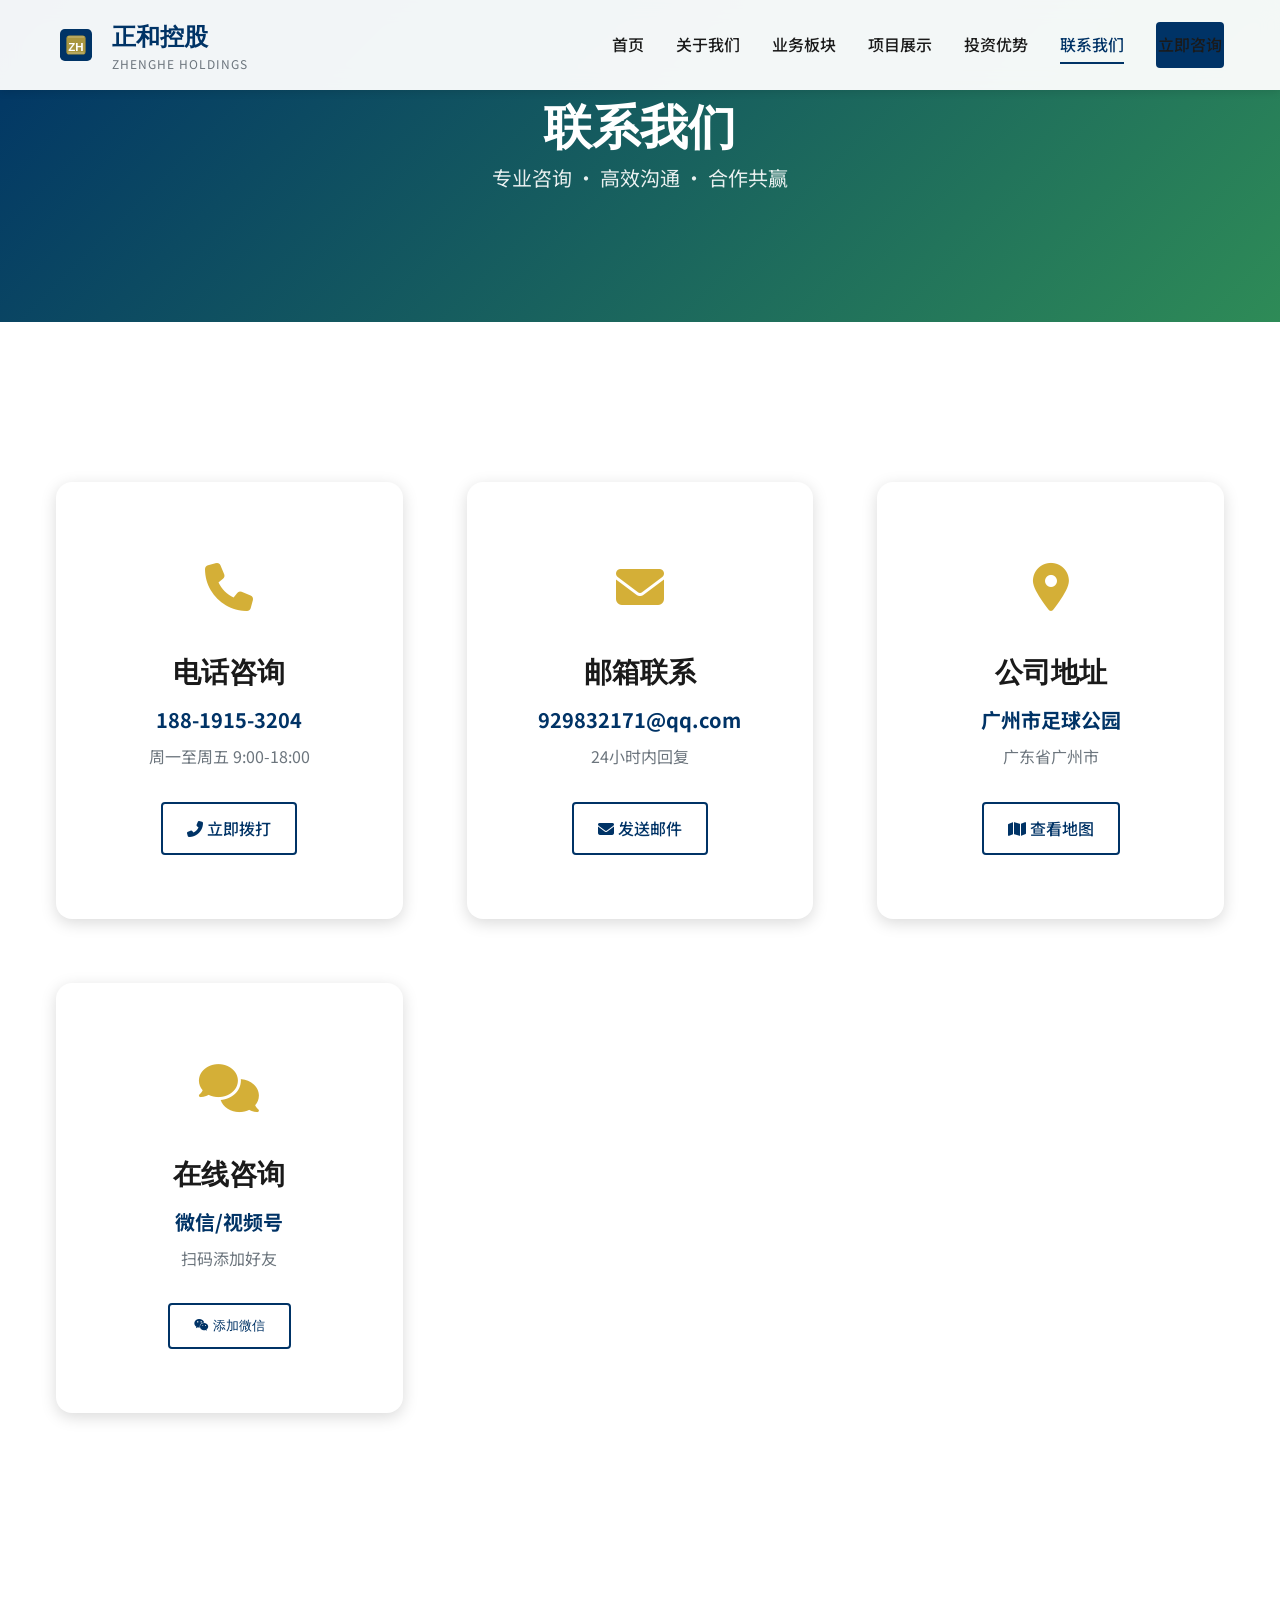
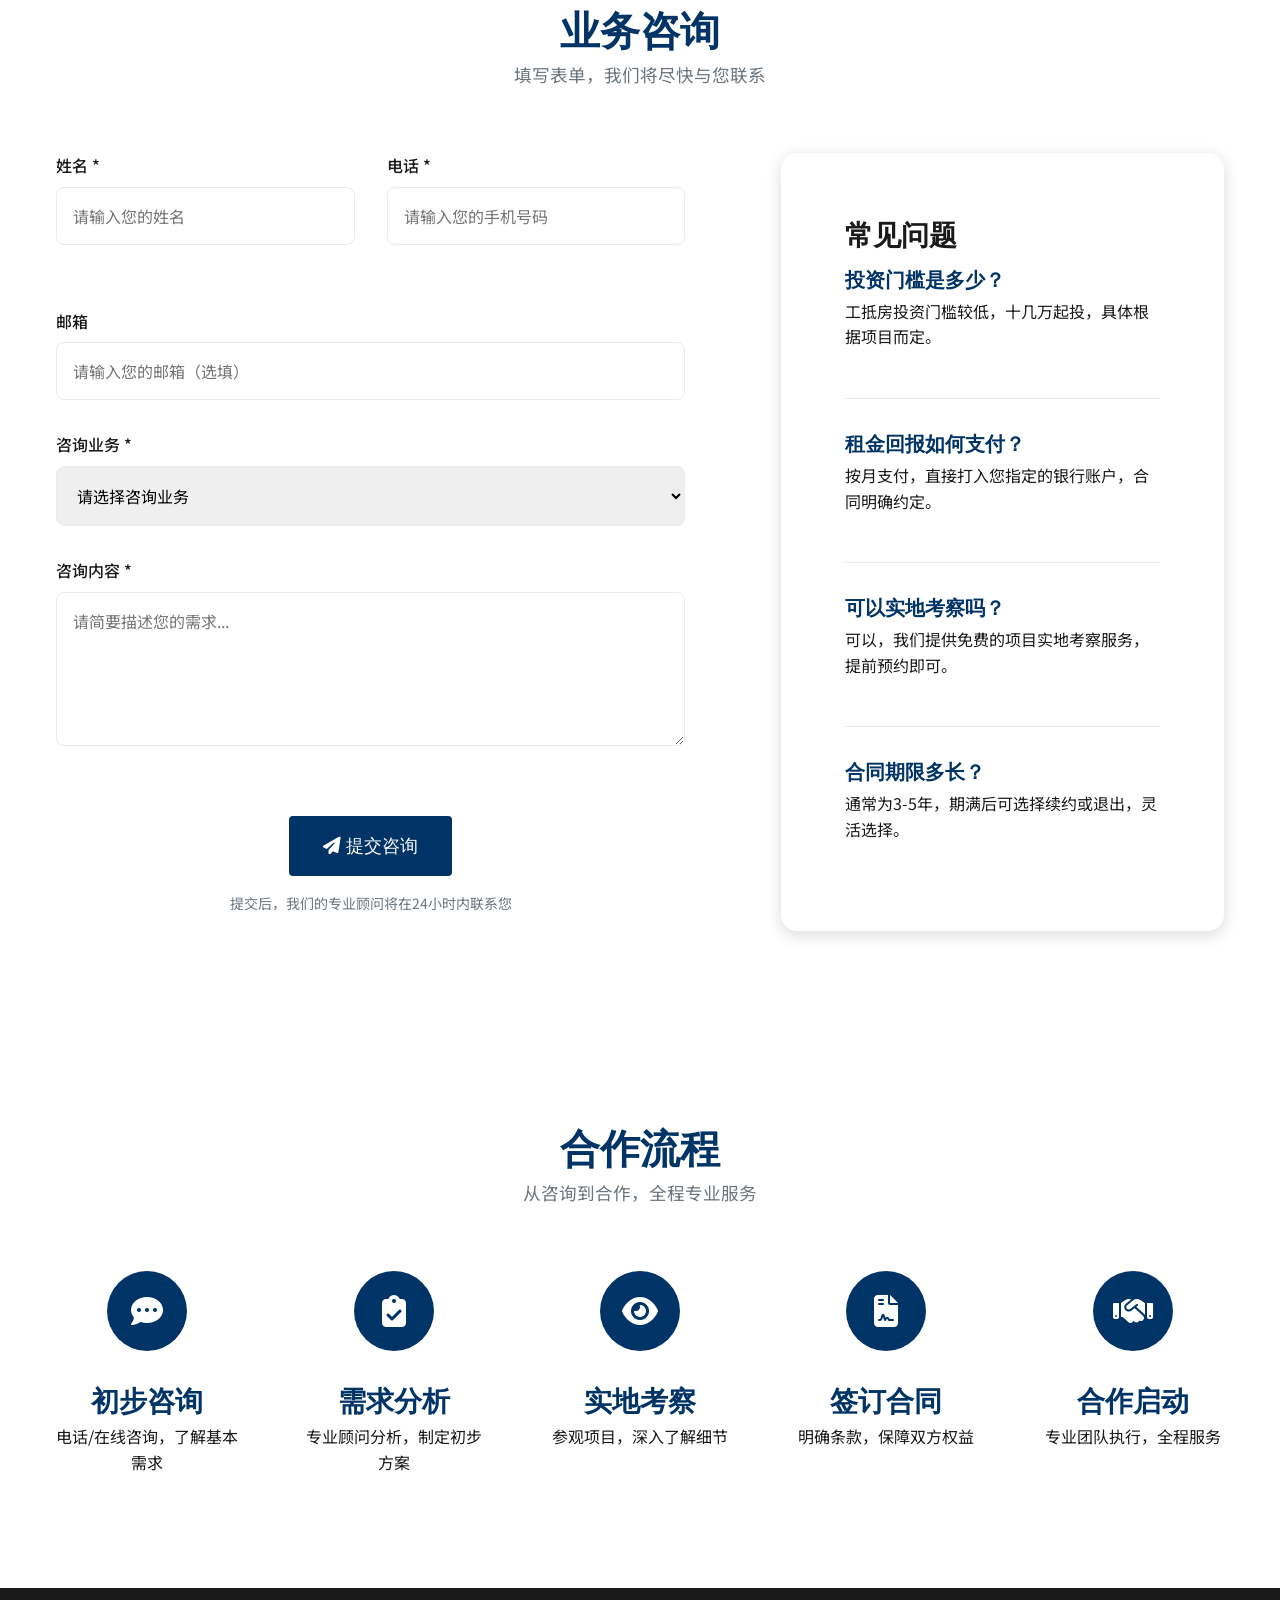
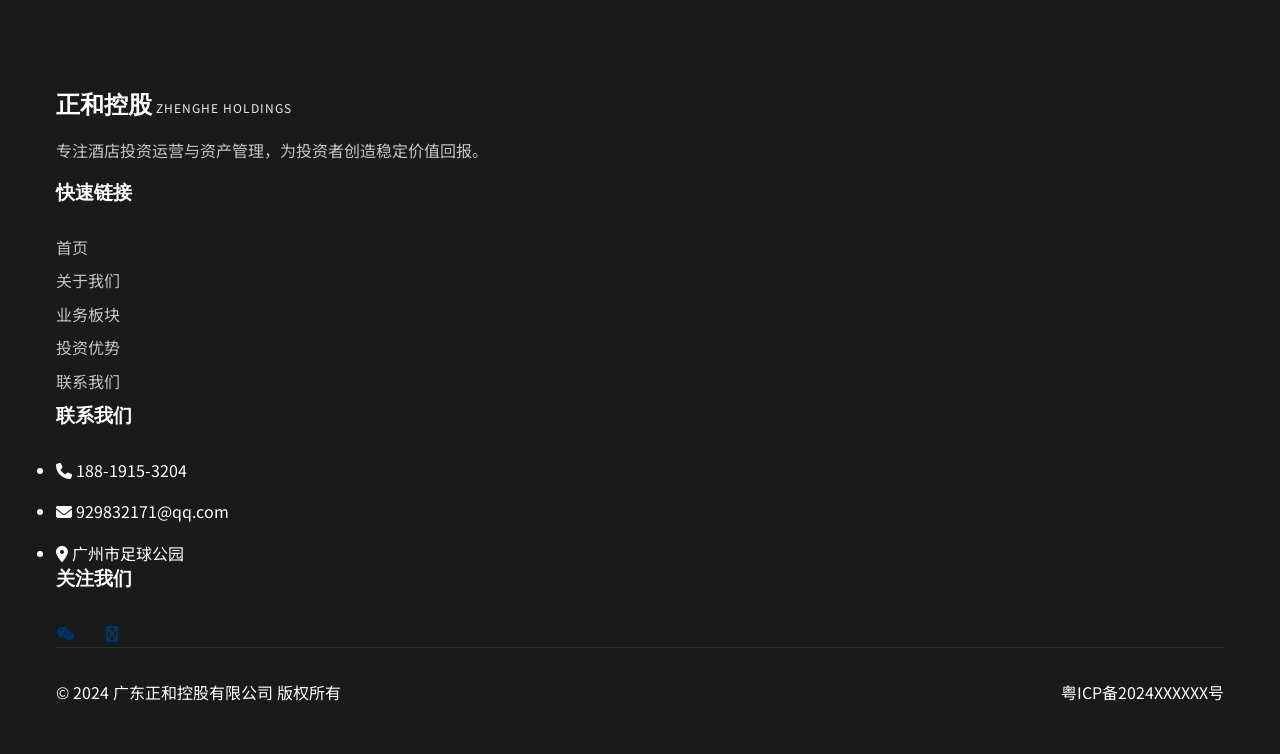
<file: contact.html>
<!DOCTYPE html>
<html lang="zh-CN">
<head>
    <meta charset="UTF-8">
    <meta name="viewport" content="width=device-width, initial-scale=1.0">
    <title>联系我们 - 广东正和控股有限公司</title>
    <meta name="description" content="联系广东正和控股，获取酒店投资、工抵房交易、资产管理等业务咨询。电话：188-1915-3204，邮箱：929832171@qq.com">
    
    <!-- 结构化数据 -->
    <script type="application/ld+json">
    {
        "@context": "https://schema.org",
        "@type": "ContactPage",
        "name": "联系我们 - 广东正和控股有限公司",
        "description": "正和控股联系方式：电话、邮箱、地址",
        "contactPoint": {
            "@type": "ContactPoint",
            "telephone": "+86-18819153204",
            "email": "929832171@qq.com",
            "contactType": "customer service",
            "areaServed": "CN",
            "availableLanguage": "Chinese"
        }
    }
    </script>
    
    <!-- 样式 -->
    <link rel="stylesheet" href="css/style.css">
    <link rel="stylesheet" href="https://cdnjs.cloudflare.com/ajax/libs/font-awesome/6.4.0/css/all.min.css">
    <link href="https://fonts.googleapis.com/css2?family=Noto+Sans+SC:wght@300;400;500;700&family=Playfair+Display:wght@400;600&display=swap" rel="stylesheet">
</head>
<body>
    <!-- 导航栏 -->
    <nav class="navbar">
        <div class="container">
            <a href="index.html" class="logo">
                <div class="logo-image">
                    <div class="logo-text">
                        <span class="logo-main">正和控股</span>
                        <span class="logo-sub">ZHENGHE HOLDINGS</span>
                    </div>
                </div>
            </a>
            
            <div class="nav-toggle" id="navToggle">
                <i class="fas fa-bars"></i>
            </div>
            
            <ul class="nav-menu" id="navMenu">
                <li><a href="index.html">首页</a></li>
                <li><a href="about.html">关于我们</a></li>
                <li><a href="business.html">业务板块</a></li>
                <li><a href="projects.html">项目展示</a></li>
                <li><a href="investment.html">投资优势</a></li>
                <li><a href="contact.html" class="active">联系我们</a></li>
                <li class="nav-cta"><a href="#consult" class="btn btn-primary">立即咨询</a></li>
            </ul>
        </div>
    </nav>

    <!-- 页面标题 -->
    <section class="page-header">
        <div class="container">
            <h1 class="page-title">联系我们</h1>
            <p class="page-subtitle">专业咨询 · 高效沟通 · 合作共赢</p>
        </div>
    </section>

    <!-- 联系信息 -->
    <section class="section">
        <div class="container">
            <div class="contact-grid">
                <div class="contact-card">
                    <div class="contact-icon">
                        <i class="fas fa-phone"></i>
                    </div>
                    <h3>电话咨询</h3>
                    <div class="contact-content">
                        <p class="contact-detail">188-1915-3204</p>
                        <p class="contact-time">周一至周五 9:00-18:00</p>
                        <a href="tel:+8618819153204" class="btn btn-outline">
                            <i class="fas fa-phone-alt"></i> 立即拨打
                        </a>
                    </div>
                </div>
                
                <div class="contact-card">
                    <div class="contact-icon">
                        <i class="fas fa-envelope"></i>
                    </div>
                    <h3>邮箱联系</h3>
                    <div class="contact-content">
                        <p class="contact-detail">929832171@qq.com</p>
                        <p class="contact-time">24小时内回复</p>
                        <a href="mailto:929832171@qq.com" class="btn btn-outline">
                            <i class="fas fa-envelope"></i> 发送邮件
                        </a>
                    </div>
                </div>
                
                <div class="contact-card">
                    <div class="contact-icon">
                        <i class="fas fa-map-marker-alt"></i>
                    </div>
                    <h3>公司地址</h3>
                    <div class="contact-content">
                        <p class="contact-detail">广州市足球公园</p>
                        <p class="contact-time">广东省广州市</p>
                        <a href="https://maps.google.com/?q=广州市足球公园" target="_blank" class="btn btn-outline">
                            <i class="fas fa-map"></i> 查看地图
                        </a>
                    </div>
                </div>
                
                <div class="contact-card">
                    <div class="contact-icon">
                        <i class="fas fa-comments"></i>
                    </div>
                    <h3>在线咨询</h3>
                    <div class="contact-content">
                        <p class="contact-detail">微信/视频号</p>
                        <p class="contact-time">扫码添加好友</p>
                        <button class="btn btn-outline" onclick="showWechatQR()">
                            <i class="fab fa-weixin"></i> 添加微信
                        </button>
                    </div>
                </div>
            </div>
        </div>
    </section>

    <!-- 咨询表单 -->
    <section class="section bg-light" id="consult">
        <div class="container">
            <div class="section-header">
                <h2 class="section-title">业务咨询</h2>
                <p class="section-subtitle">填写表单，我们将尽快与您联系</p>
            </div>
            
            <div class="consult-form-container">
                <form id="consultForm" class="consult-form">
                    <div class="form-row">
                        <div class="form-group">
                            <label for="name">姓名 *</label>
                            <input type="text" id="name" name="name" required placeholder="请输入您的姓名">
                        </div>
                        
                        <div class="form-group">
                            <label for="phone">电话 *</label>
                            <input type="tel" id="phone" name="phone" required placeholder="请输入您的手机号码">
                        </div>
                    </div>
                    
                    <div class="form-group">
                        <label for="email">邮箱</label>
                        <input type="email" id="email" name="email" placeholder="请输入您的邮箱（选填）">
                    </div>
                    
                    <div class="form-group">
                        <label for="interest">咨询业务 *</label>
                        <select id="interest" name="interest" required>
                            <option value="">请选择咨询业务</option>
                            <option value="工抵房投资">工抵房投资</option>
                            <option value="酒店运营合作">酒店运营合作</option>
                            <option value="资产管理咨询">资产管理咨询</option>
                            <option value="项目实地考察">项目实地考察</option>
                            <option value="其他合作">其他合作</option>
                        </select>
                    </div>
                    
                    <div class="form-group">
                        <label for="message">咨询内容 *</label>
                        <textarea id="message" name="message" rows="5" required placeholder="请简要描述您的需求..."></textarea>
                    </div>
                    
                    <div class="form-submit">
                        <button type="submit" class="btn btn-primary btn-large">
                            <i class="fas fa-paper-plane"></i> 提交咨询
                        </button>
                        <p class="form-note">提交后，我们的专业顾问将在24小时内联系您</p>
                    </div>
                </form>
                
                <div class="form-sidebar">
                    <h3>常见问题</h3>
                    <div class="faq-item">
                        <h4>投资门槛是多少？</h4>
                        <p>工抵房投资门槛较低，十几万起投，具体根据项目而定。</p>
                    </div>
                    
                    <div class="faq-item">
                        <h4>租金回报如何支付？</h4>
                        <p>按月支付，直接打入您指定的银行账户，合同明确约定。</p>
                    </div>
                    
                    <div class="faq-item">
                        <h4>可以实地考察吗？</h4>
                        <p>可以，我们提供免费的项目实地考察服务，提前预约即可。</p>
                    </div>
                    
                    <div class="faq-item">
                        <h4>合同期限多长？</h4>
                        <p>通常为3-5年，期满后可选择续约或退出，灵活选择。</p>
                    </div>
                </div>
            </div>
        </div>
    </section>

    <!-- 合作流程 -->
    <section class="section">
        <div class="container">
            <div class="section-header">
                <h2 class="section-title">合作流程</h2>
                <p class="section-subtitle">从咨询到合作，全程专业服务</p>
            </div>
            
            <div class="cooperation-steps">
                <div class="cooperation-step">
                    <div class="step-icon">
                        <i class="fas fa-comment-dots"></i>
                    </div>
                    <div class="step-content">
                        <h3>初步咨询</h3>
                        <p>电话/在线咨询，了解基本需求</p>
                    </div>
                </div>
                
                <div class="cooperation-step">
                    <div class="step-icon">
                        <i class="fas fa-clipboard-check"></i>
                    </div>
                    <div class="step-content">
                        <h3>需求分析</h3>
                        <p>专业顾问分析，制定初步方案</p>
                    </div>
                </div>
                
                <div class="cooperation-step">
                    <div class="step-icon">
                        <i class="fas fa-eye"></i>
                    </div>
                    <div class="step-content">
                        <h3>实地考察</h3>
                        <p>参观项目，深入了解细节</p>
                    </div>
                </div>
                
                <div class="cooperation-step">
                    <div class="step-icon">
                        <i class="fas fa-file-contract"></i>
                    </div>
                    <div class="step-content">
                        <h3>签订合同</h3>
                        <p>明确条款，保障双方权益</p>
                    </div>
                </div>
                
                <div class="cooperation-step">
                    <div class="step-icon">
                        <i class="fas fa-handshake"></i>
                    </div>
                    <div class="step-content">
                        <h3>合作启动</h3>
                        <p>专业团队执行，全程服务</p>
                    </div>
                </div>
            </div>
        </div>
    </section>

    <!-- 页脚 -->
    <footer class="footer">
        <div class="container">
            <div class="footer-content">
                <div class="footer-section">
                    <div class="footer-logo">
                        <span class="logo-main">正和控股</span>
                        <span class="logo-sub">ZHENGHE HOLDINGS</span>
                    </div>
                    <p class="footer-desc">专注酒店投资运营与资产管理，为投资者创造稳定价值回报。</p>
                </div>
                
                <div class="footer-section">
                    <h4 class="footer-title">快速链接</h4>
                    <ul class="footer-links">
                        <li><a href="index.html">首页</a></li>
                        <li><a href="about.html">关于我们</a></li>
                        <li><a href="business.html">业务板块</a></li>
                        <li><a href="investment.html">投资优势</a></li>
                        <li><a href="contact.html">联系我们</a></li>
                    </ul>
                </div>
                
                <div class="footer-section">
                    <h4 class="footer-title">联系我们</h4>
                    <ul class="footer-contact">
                        <li><i class="fas fa-phone"></i> 188-1915-3204</li>
                        <li><i class="fas fa-envelope"></i> 929832171@qq.com</li>
                        <li><i class="fas fa-map-marker-alt"></i> 广州市足球公园</li>
                    </ul>
                </div>
                
                <div class="footer-section">
                    <h4 class="footer-title">关注我们</h4>
                    <div class="footer-social">
                        <a href="#" class="social-link"><i class="fab fa-weixin"></i></a>
                        <a href="#" class="social-link"><i class="fab fa-douyin"></i></a>
                        <a href="#" class="social-link"><i class="fab fa-video"></i></a>
                    </div>
                </div>
            </div>
            
            <div class="footer-bottom">
                <p>&copy; 2024 广东正和控股有限公司 版权所有</p>
                <p>粤ICP备2024XXXXXX号</p>
            </div>
        </div>
    </footer>

    <!-- 微信二维码弹窗 -->
    <div id="wechatModal" class="modal">
        <div class="modal-content">
            <span class="close-modal" onclick="closeWechatQR()">&times;</span>
            <h3>添加微信咨询</h3>
            <div class="qr-code">
                <!-- 这里可以放置微信二维码图片 -->
                <div class="qr-placeholder">
                    <i class="fab fa-weixin"></i>
                    <p>微信二维码</p>
                </div>
            </div>
            <p class="modal-text">扫码添加微信，获取一对一专业咨询</p>
            <p class="modal-note">或直接搜索微信号：Zhenghe-Holdings</p>
        </div>
    </div>

    <!-- 脚本 -->
    <script src="js/main.js"></script>
    <script>
        // 导航菜单切换
        document.getElementById('navToggle').addEventListener('click', function() {
            document.getElementById('navMenu').classList.toggle('show');
        });
        
        // 表单提交
        document.getElementById('consultForm').addEventListener('submit', function(e) {
            e.preventDefault();
            alert('感谢您的咨询！我们将在24小时内联系您。');
            this.reset();
        });
        
        // 微信二维码弹窗
        function showWechatQR() {
            document.getElementById('wechatModal').style.display = 'block';
        }
        
        function closeWechatQR() {
            document.getElementById('wechatModal').style.display = 'none';
        }
        
        // 点击模态框外部关闭
        window.onclick = function(event) {
            var modal = document.getElementById('wechatModal');
            if (event.target == modal) {
                modal.style.display = 'none';
            }
        }
    </script>
</body>
</html>
</file>
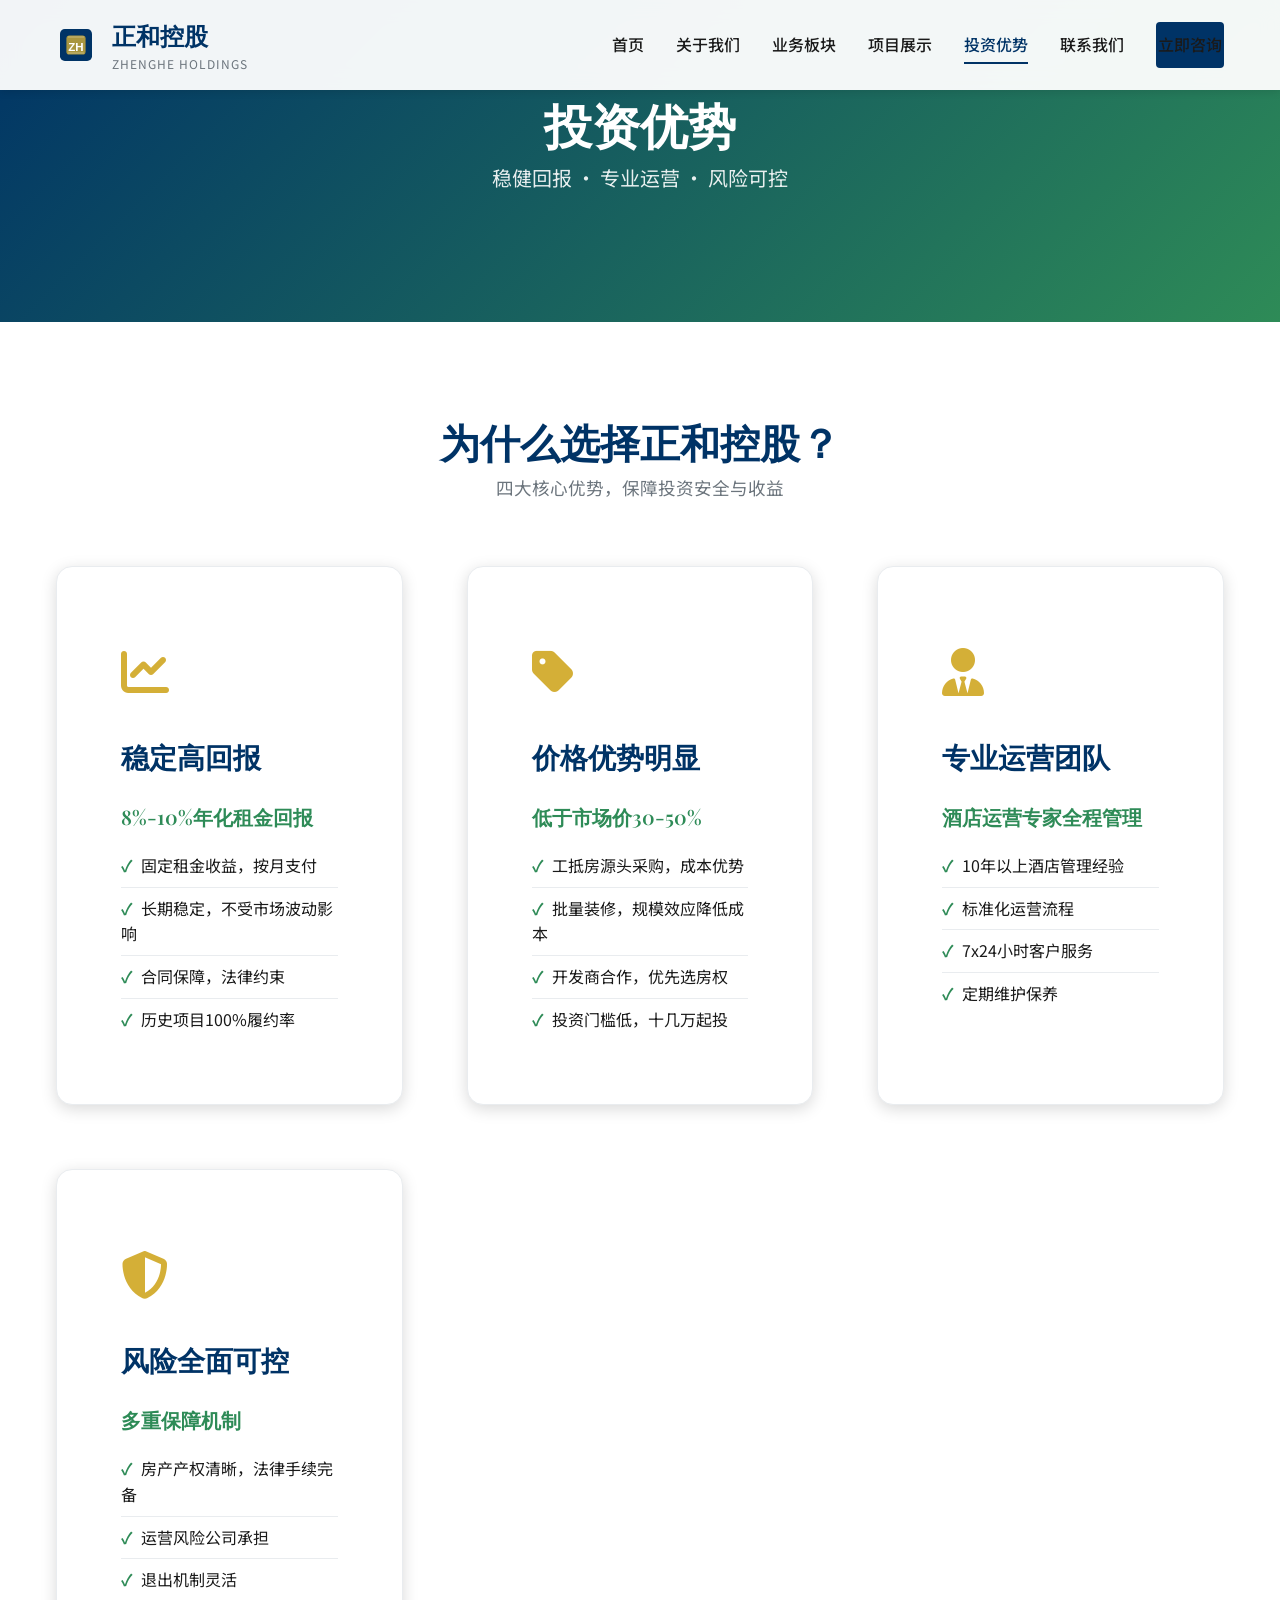
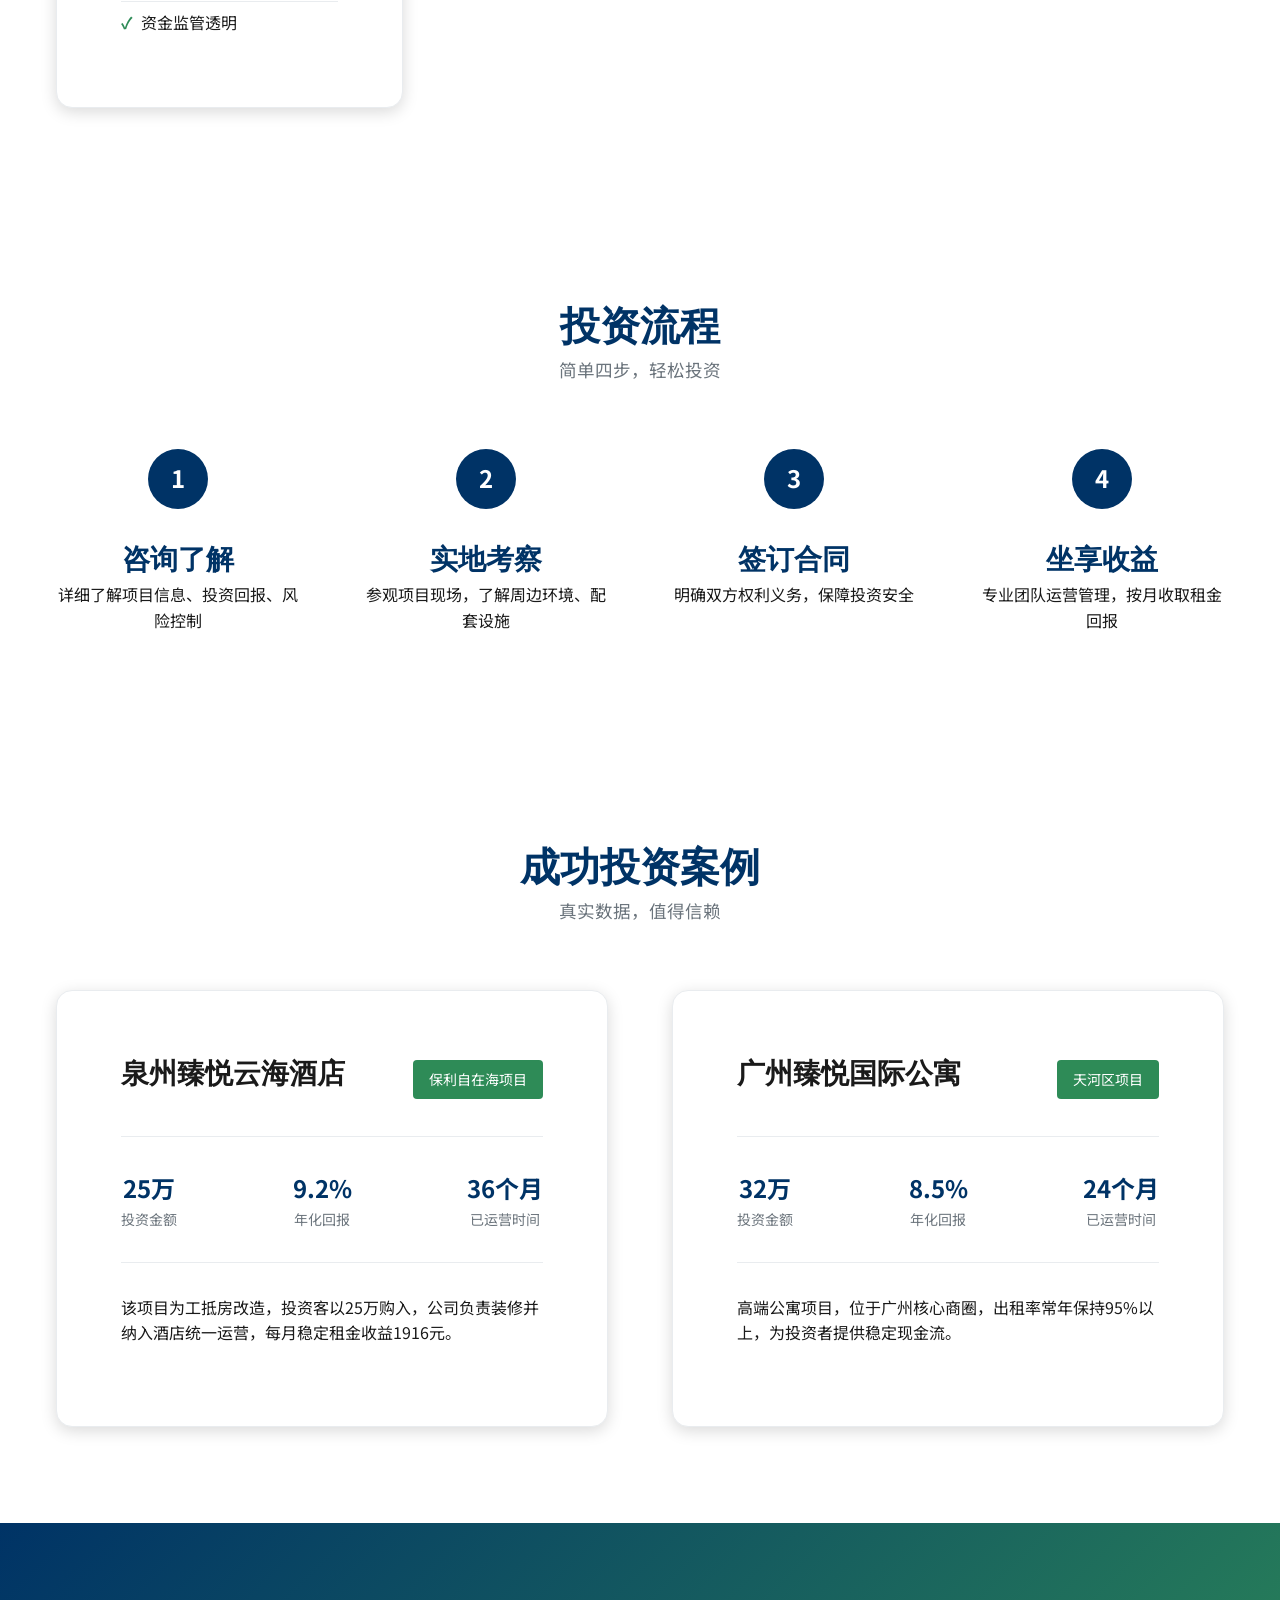
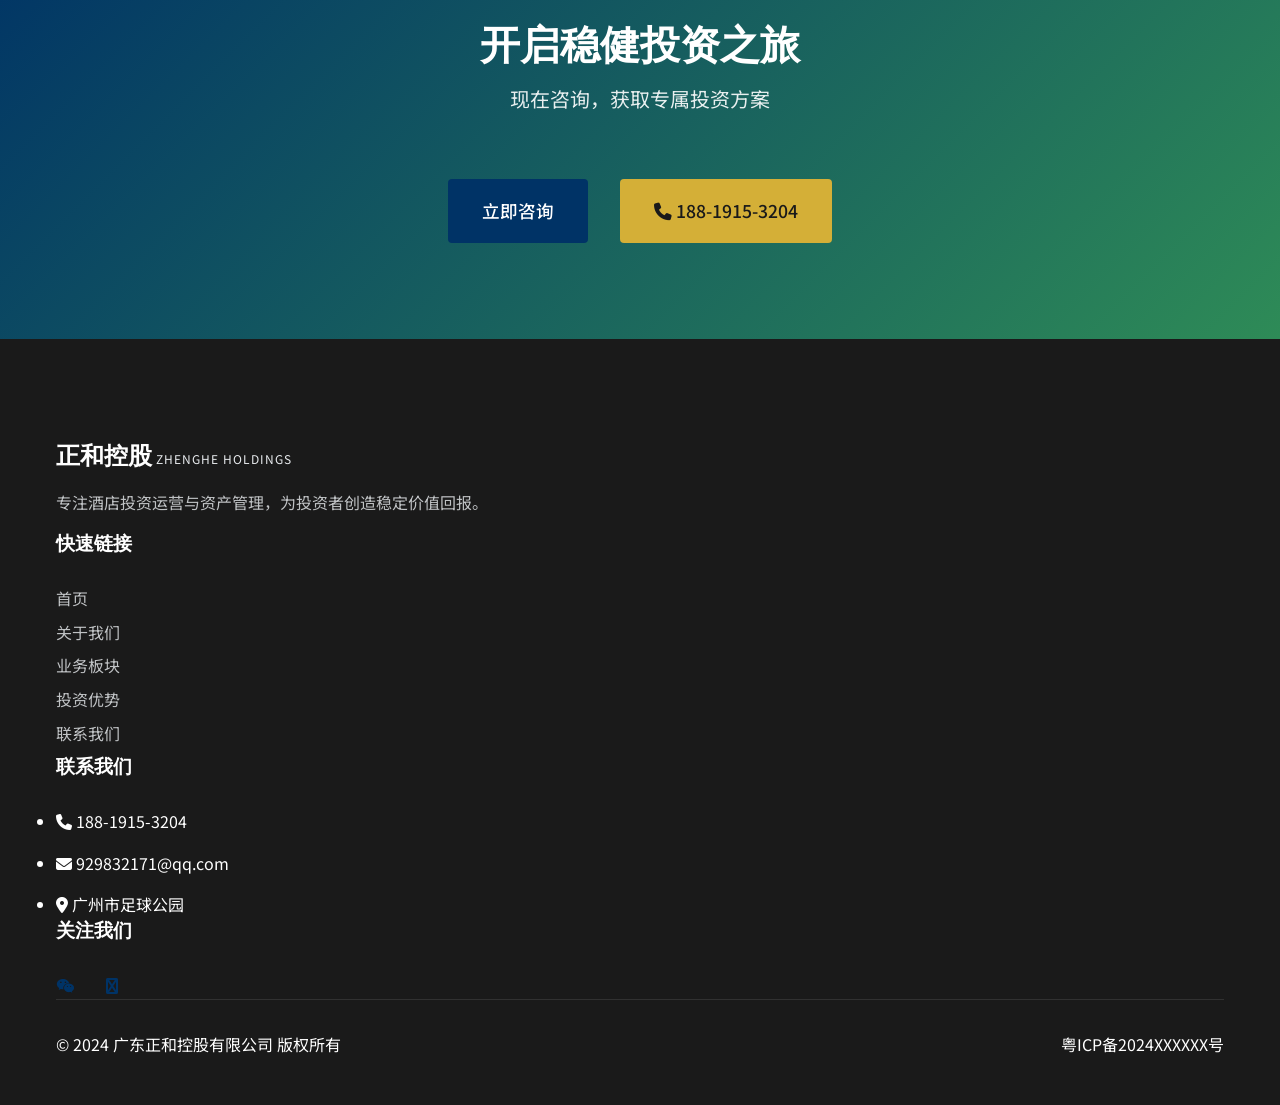
<file: investment.html>
<!DOCTYPE html>
<html lang="zh-CN">
<head>
    <meta charset="UTF-8">
    <meta name="viewport" content="width=device-width, initial-scale=1.0">
    <title>投资优势 - 广东正和控股有限公司</title>
    <meta name="description" content="正和控股为投资者提供8%-10%稳定租金回报，工抵房价格优势30-50%，专业酒店运营团队，一站式资产管理服务。">
    
    <!-- 结构化数据 -->
    <script type="application/ld+json">
    {
        "@context": "https://schema.org",
        "@type": "WebPage",
        "name": "投资优势 - 广东正和控股有限公司",
        "description": "正和控股投资优势：稳定回报、价格优势、专业运营、风险可控",
        "publisher": {
            "@type": "Organization",
            "name": "广东正和控股有限公司"
        }
    }
    </script>
    
    <!-- 样式 -->
    <link rel="stylesheet" href="css/style.css">
    <link rel="stylesheet" href="https://cdnjs.cloudflare.com/ajax/libs/font-awesome/6.4.0/css/all.min.css">
    <link href="https://fonts.googleapis.com/css2?family=Noto+Sans+SC:wght@300;400;500;700&family=Playfair+Display:wght@400;600&display=swap" rel="stylesheet">
</head>
<body>
    <!-- 导航栏 -->
    <nav class="navbar">
        <div class="container">
            <a href="index.html" class="logo">
                <div class="logo-image">
                    <div class="logo-text">
                        <span class="logo-main">正和控股</span>
                        <span class="logo-sub">ZHENGHE HOLDINGS</span>
                    </div>
                </div>
            </a>
            
            <div class="nav-toggle" id="navToggle">
                <i class="fas fa-bars"></i>
            </div>
            
            <ul class="nav-menu" id="navMenu">
                <li><a href="index.html">首页</a></li>
                <li><a href="about.html">关于我们</a></li>
                <li><a href="business.html">业务板块</a></li>
                <li><a href="projects.html">项目展示</a></li>
                <li><a href="investment.html" class="active">投资优势</a></li>
                <li><a href="contact.html">联系我们</a></li>
                <li class="nav-cta"><a href="contact.html#consult" class="btn btn-primary">立即咨询</a></li>
            </ul>
        </div>
    </nav>

    <!-- 页面标题 -->
    <section class="page-header">
        <div class="container">
            <h1 class="page-title">投资优势</h1>
            <p class="page-subtitle">稳健回报 · 专业运营 · 风险可控</p>
        </div>
    </section>

    <!-- 投资优势概览 -->
    <section class="section">
        <div class="container">
            <div class="section-header">
                <h2 class="section-title">为什么选择正和控股？</h2>
                <p class="section-subtitle">四大核心优势，保障投资安全与收益</p>
            </div>
            
            <div class="advantage-grid">
                <div class="advantage-card">
                    <div class="advantage-icon">
                        <i class="fas fa-chart-line"></i>
                    </div>
                    <h3>稳定高回报</h3>
                    <div class="advantage-content">
                        <h4>8%-10%年化租金回报</h4>
                        <ul>
                            <li>固定租金收益，按月支付</li>
                            <li>长期稳定，不受市场波动影响</li>
                            <li>合同保障，法律约束</li>
                            <li>历史项目100%履约率</li>
                        </ul>
                    </div>
                </div>
                
                <div class="advantage-card">
                    <div class="advantage-icon">
                        <i class="fas fa-tag"></i>
                    </div>
                    <h3>价格优势明显</h3>
                    <div class="advantage-content">
                        <h4>低于市场价30-50%</h4>
                        <ul>
                            <li>工抵房源头采购，成本优势</li>
                            <li>批量装修，规模效应降低成本</li>
                            <li>开发商合作，优先选房权</li>
                            <li>投资门槛低，十几万起投</li>
                        </ul>
                    </div>
                </div>
                
                <div class="advantage-card">
                    <div class="advantage-icon">
                        <i class="fas fa-user-tie"></i>
                    </div>
                    <h3>专业运营团队</h3>
                    <div class="advantage-content">
                        <h4>酒店运营专家全程管理</h4>
                        <ul>
                            <li>10年以上酒店管理经验</li>
                            <li>标准化运营流程</li>
                            <li>7x24小时客户服务</li>
                            <li>定期维护保养</li>
                        </ul>
                    </div>
                </div>
                
                <div class="advantage-card">
                    <div class="advantage-icon">
                        <i class="fas fa-shield-alt"></i>
                    </div>
                    <h3>风险全面可控</h3>
                    <div class="advantage-content">
                        <h4>多重保障机制</h4>
                        <ul>
                            <li>房产产权清晰，法律手续完备</li>
                            <li>运营风险公司承担</li>
                            <li>退出机制灵活</li>
                            <li>资金监管透明</li>
                        </ul>
                    </div>
                </div>
            </div>
        </div>
    </section>

    <!-- 投资流程 -->
    <section class="section bg-light">
        <div class="container">
            <div class="section-header">
                <h2 class="section-title">投资流程</h2>
                <p class="section-subtitle">简单四步，轻松投资</p>
            </div>
            
            <div class="process-steps">
                <div class="process-step">
                    <div class="step-number">1</div>
                    <div class="step-content">
                        <h3>咨询了解</h3>
                        <p>详细了解项目信息、投资回报、风险控制</p>
                    </div>
                </div>
                
                <div class="process-step">
                    <div class="step-number">2</div>
                    <div class="step-content">
                        <h3>实地考察</h3>
                        <p>参观项目现场，了解周边环境、配套设施</p>
                    </div>
                </div>
                
                <div class="process-step">
                    <div class="step-number">3</div>
                    <div class="step-content">
                        <h3>签订合同</h3>
                        <p>明确双方权利义务，保障投资安全</p>
                    </div>
                </div>
                
                <div class="process-step">
                    <div class="step-number">4</div>
                    <div class="step-content">
                        <h3>坐享收益</h3>
                        <p>专业团队运营管理，按月收取租金回报</p>
                    </div>
                </div>
            </div>
        </div>
    </section>

    <!-- 投资案例 -->
    <section class="section">
        <div class="container">
            <div class="section-header">
                <h2 class="section-title">成功投资案例</h2>
                <p class="section-subtitle">真实数据，值得信赖</p>
            </div>
            
            <div class="case-studies">
                <div class="case-study">
                    <div class="case-header">
                        <h3>泉州臻悦云海酒店</h3>
                        <span class="case-tag">保利自在海项目</span>
                    </div>
                    <div class="case-stats">
                        <div class="case-stat">
                            <span class="case-stat-value">25万</span>
                            <span class="case-stat-label">投资金额</span>
                        </div>
                        <div class="case-stat">
                            <span class="case-stat-value">9.2%</span>
                            <span class="case-stat-label">年化回报</span>
                        </div>
                        <div class="case-stat">
                            <span class="case-stat-value">36个月</span>
                            <span class="case-stat-label">已运营时间</span>
                        </div>
                    </div>
                    <p class="case-desc">该项目为工抵房改造，投资客以25万购入，公司负责装修并纳入酒店统一运营，每月稳定租金收益1916元。</p>
                </div>
                
                <div class="case-study">
                    <div class="case-header">
                        <h3>广州臻悦国际公寓</h3>
                        <span class="case-tag">天河区项目</span>
                    </div>
                    <div class="case-stats">
                        <div class="case-stat">
                            <span class="case-stat-value">32万</span>
                            <span class="case-stat-label">投资金额</span>
                        </div>
                        <div class="case-stat">
                            <span class="case-stat-value">8.5%</span>
                            <span class="case-stat-label">年化回报</span>
                        </div>
                        <div class="case-stat">
                            <span class="case-stat-value">24个月</span>
                            <span class="case-stat-label">已运营时间</span>
                        </div>
                    </div>
                    <p class="case-desc">高端公寓项目，位于广州核心商圈，出租率常年保持95%以上，为投资者提供稳定现金流。</p>
                </div>
            </div>
        </div>
    </section>

    <!-- CTA区域 -->
    <section class="section cta-section">
        <div class="container">
            <div class="cta-content">
                <h2 class="cta-title">开启稳健投资之旅</h2>
                <p class="cta-text">现在咨询，获取专属投资方案</p>
                <div class="cta-buttons">
                    <a href="contact.html#consult" class="btn btn-primary btn-large">立即咨询</a>
                    <a href="tel:+8618819153204" class="btn btn-secondary btn-large">
                        <i class="fas fa-phone"></i> 188-1915-3204
                    </a>
                </div>
            </div>
        </div>
    </section>

    <!-- 页脚 -->
    <footer class="footer">
        <div class="container">
            <div class="footer-content">
                <div class="footer-section">
                    <div class="footer-logo">
                        <span class="logo-main">正和控股</span>
                        <span class="logo-sub">ZHENGHE HOLDINGS</span>
                    </div>
                    <p class="footer-desc">专注酒店投资运营与资产管理，为投资者创造稳定价值回报。</p>
                </div>
                
                <div class="footer-section">
                    <h4 class="footer-title">快速链接</h4>
                    <ul class="footer-links">
                        <li><a href="index.html">首页</a></li>
                        <li><a href="about.html">关于我们</a></li>
                        <li><a href="business.html">业务板块</a></li>
                        <li><a href="investment.html">投资优势</a></li>
                        <li><a href="contact.html">联系我们</a></li>
                    </ul>
                </div>
                
                <div class="footer-section">
                    <h4 class="footer-title">联系我们</h4>
                    <ul class="footer-contact">
                        <li><i class="fas fa-phone"></i> 188-1915-3204</li>
                        <li><i class="fas fa-envelope"></i> 929832171@qq.com</li>
                        <li><i class="fas fa-map-marker-alt"></i> 广州市足球公园</li>
                    </ul>
                </div>
                
                <div class="footer-section">
                    <h4 class="footer-title">关注我们</h4>
                    <div class="footer-social">
                        <a href="#" class="social-link"><i class="fab fa-weixin"></i></a>
                        <a href="#" class="social-link"><i class="fab fa-douyin"></i></a>
                        <a href="#" class="social-link"><i class="fab fa-video"></i></a>
                    </div>
                </div>
            </div>
            
            <div class="footer-bottom">
                <p>&copy; 2024 广东正和控股有限公司 版权所有</p>
                <p>粤ICP备2024XXXXXX号</p>
            </div>
        </div>
    </footer>

    <!-- 脚本 -->
    <script src="js/main.js"></script>
    <script>
        // 导航菜单切换
        document.getElementById('navToggle').addEventListener('click', function() {
            document.getElementById('navMenu').classList.toggle('show');
        });
    </script>
</body>
</html>
</file>
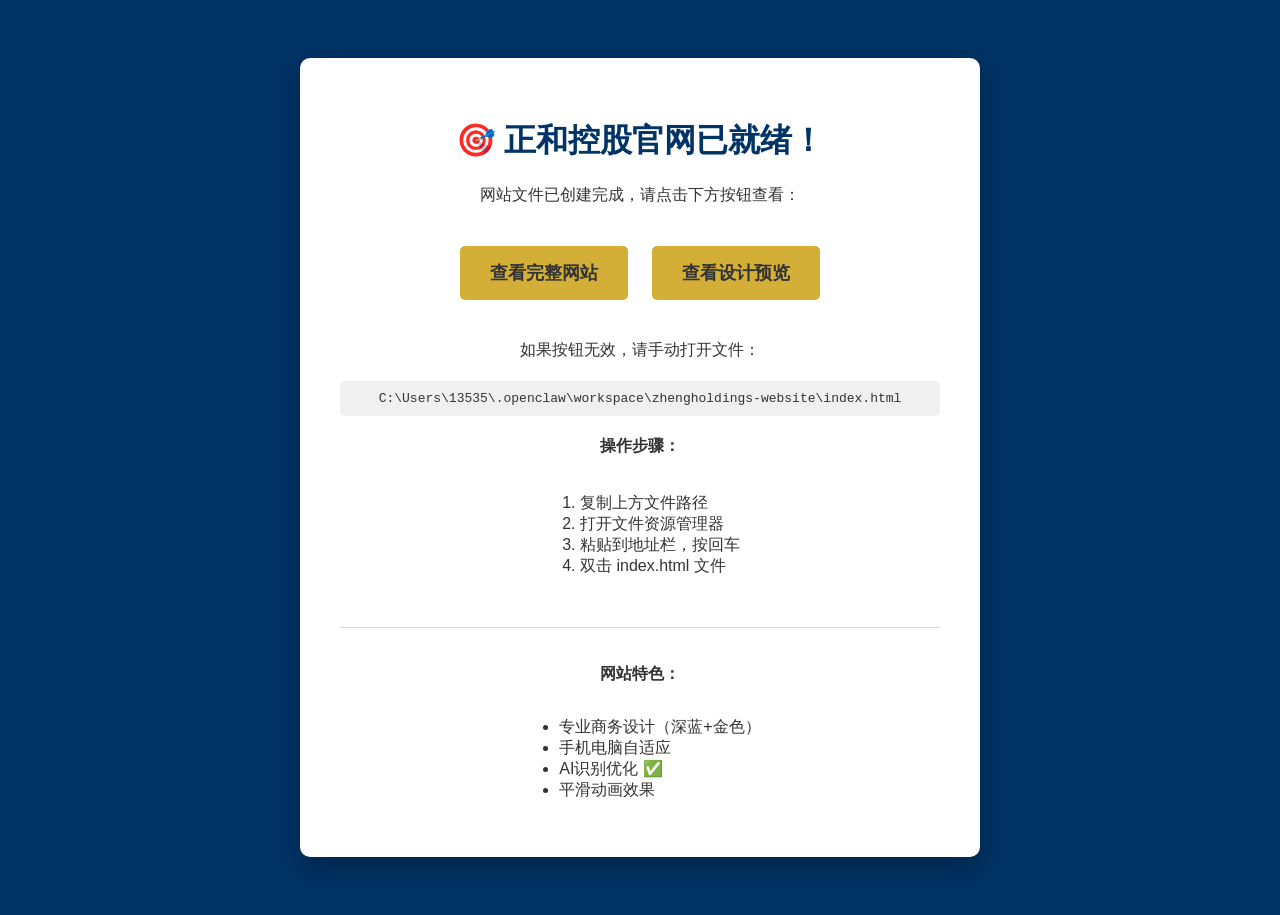
<file: OPEN_ME.html>
<!DOCTYPE html>
<html>
<head>
    <title>打开正和控股官网</title>
    <style>
        body {
            font-family: Arial, sans-serif;
            text-align: center;
            padding: 50px;
            background: #003366;
            color: white;
        }
        .container {
            background: white;
            color: #333;
            padding: 40px;
            border-radius: 10px;
            max-width: 600px;
            margin: 0 auto;
            box-shadow: 0 10px 30px rgba(0,0,0,0.3);
        }
        h1 {
            color: #003366;
        }
        .btn {
            display: inline-block;
            background: #D4AF37;
            color: #333;
            padding: 15px 30px;
            margin: 10px;
            border-radius: 5px;
            text-decoration: none;
            font-weight: bold;
            font-size: 18px;
        }
        .btn:hover {
            background: #c49b2e;
        }
        .file-path {
            background: #f0f0f0;
            padding: 10px;
            border-radius: 5px;
            font-family: monospace;
            margin: 20px 0;
            word-break: break-all;
        }
    </style>
</head>
<body>
    <div class="container">
        <h1>🎯 正和控股官网已就绪！</h1>
        
        <p>网站文件已创建完成，请点击下方按钮查看：</p>
        
        <div style="margin: 30px 0;">
            <a href="index.html" class="btn">查看完整网站</a>
            <a href="preview.html" class="btn">查看设计预览</a>
        </div>
        
        <p>如果按钮无效，请手动打开文件：</p>
        
        <div class="file-path">
            C:\Users\13535\.openclaw\workspace\zhengholdings-website\index.html
        </div>
        
        <p><strong>操作步骤：</strong></p>
        <ol style="text-align: left; margin: 20px auto; display: inline-block;">
            <li>复制上方文件路径</li>
            <li>打开文件资源管理器</li>
            <li>粘贴到地址栏，按回车</li>
            <li>双击 index.html 文件</li>
        </ol>
        
        <div style="margin-top: 30px; padding-top: 20px; border-top: 1px solid #ddd;">
            <p><strong>网站特色：</strong></p>
            <ul style="text-align: left; display: inline-block;">
                <li>专业商务设计（深蓝+金色）</li>
                <li>手机电脑自适应</li>
                <li>AI识别优化 ✅</li>
                <li>平滑动画效果</li>
            </ul>
        </div>
    </div>
    
    <script>
        // 自动尝试打开主网站
        setTimeout(function() {
            console.log("正和控股官网加载完成");
        }, 1000);
    </script>
</body>
</html>
</file>
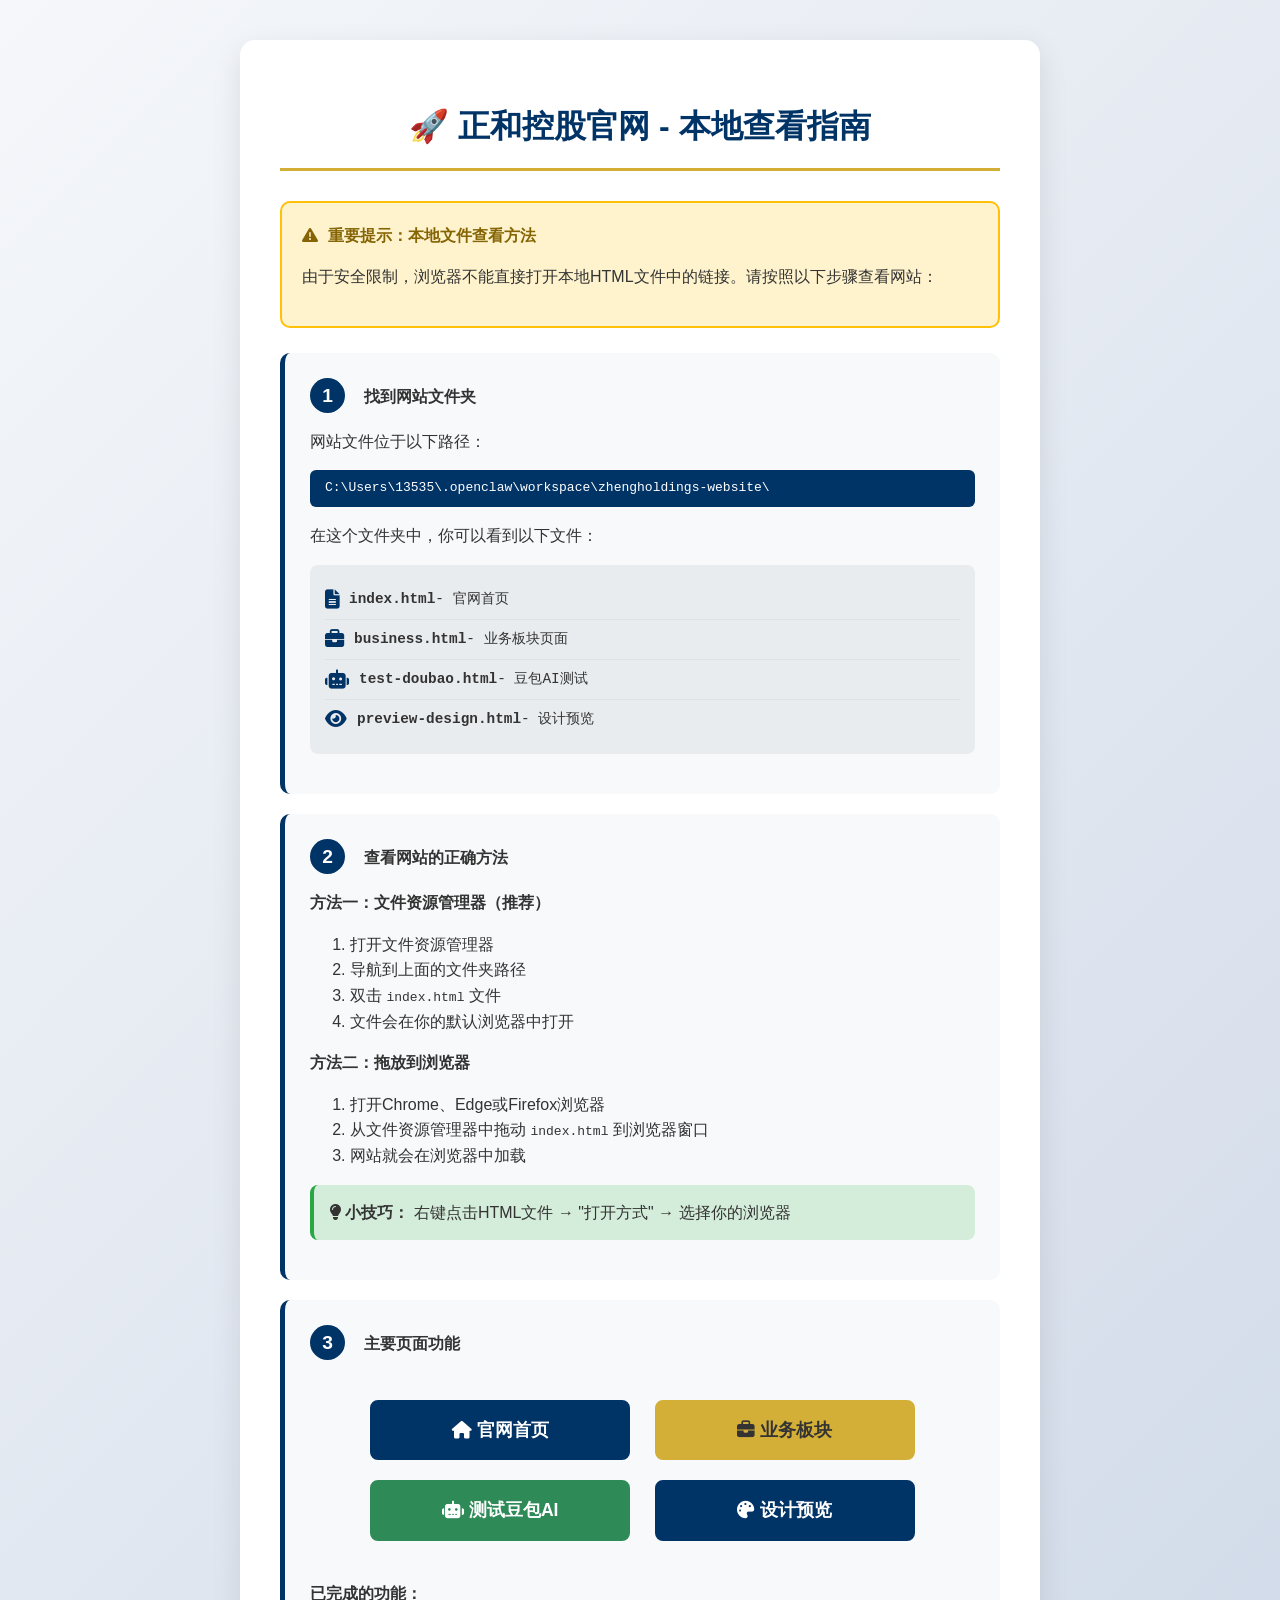
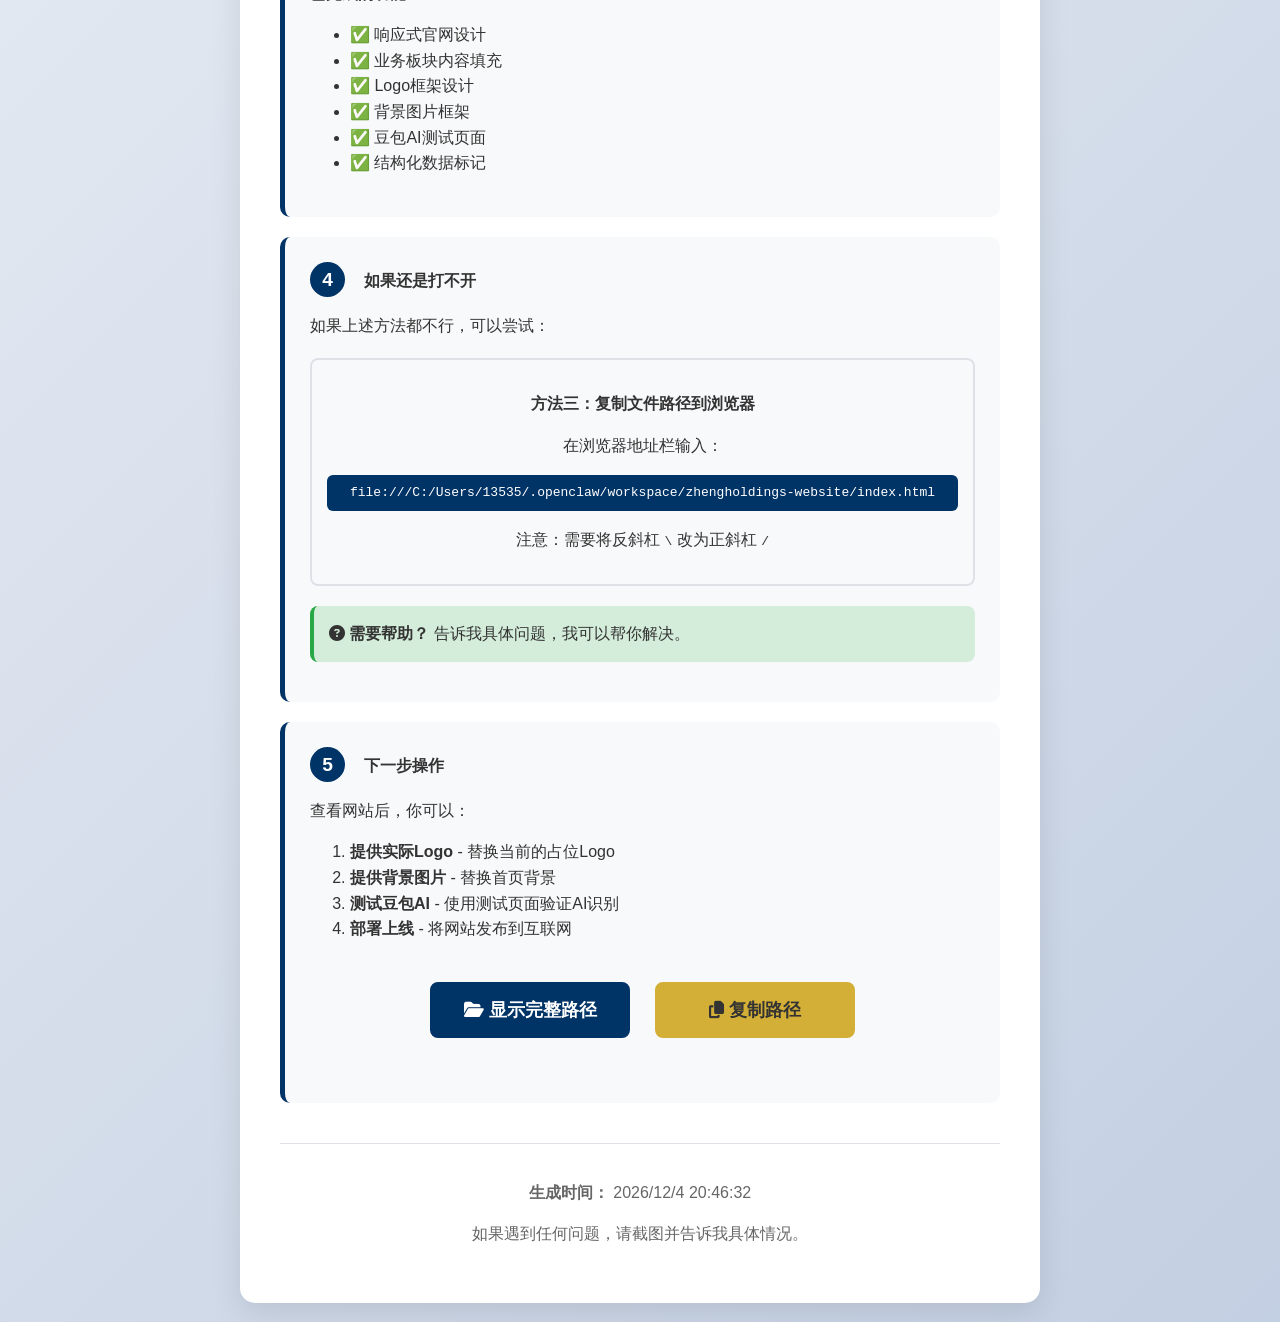
<file: OPEN_ME_FIRST.html>
<!DOCTYPE html>
<html lang="zh-CN">
<head>
    <meta charset="UTF-8">
    <meta name="viewport" content="width=device-width, initial-scale=1.0">
    <title>正和控股官网 - 本地查看指南</title>
    <style>
        body {
            font-family: 'Microsoft YaHei', sans-serif;
            line-height: 1.6;
            color: #333;
            max-width: 800px;
            margin: 0 auto;
            padding: 20px;
            background: linear-gradient(135deg, #f5f7fa 0%, #c3cfe2 100%);
            min-height: 100vh;
        }
        
        .container {
            background: white;
            border-radius: 15px;
            padding: 40px;
            box-shadow: 0 10px 30px rgba(0, 0, 0, 0.1);
            margin-top: 20px;
        }
        
        h1 {
            color: #003366;
            text-align: center;
            margin-bottom: 30px;
            padding-bottom: 15px;
            border-bottom: 3px solid #D4AF37;
        }
        
        .step-box {
            background: #f8f9fa;
            border-radius: 10px;
            padding: 25px;
            margin: 20px 0;
            border-left: 5px solid #003366;
            transition: transform 0.3s ease;
        }
        
        .step-box:hover {
            transform: translateX(5px);
        }
        
        .step-number {
            display: inline-block;
            background: #003366;
            color: white;
            width: 35px;
            height: 35px;
            border-radius: 50%;
            text-align: center;
            line-height: 35px;
            font-weight: bold;
            margin-right: 15px;
            font-size: 1.2rem;
        }
        
        .file-list {
            background: #e9ecef;
            padding: 15px;
            border-radius: 8px;
            margin: 15px 0;
            font-family: 'Consolas', 'Monaco', monospace;
            font-size: 0.9rem;
        }
        
        .file-item {
            padding: 8px 0;
            border-bottom: 1px solid #dee2e6;
            display: flex;
            align-items: center;
        }
        
        .file-item:last-child {
            border-bottom: none;
        }
        
        .file-icon {
            margin-right: 10px;
            color: #003366;
            font-size: 1.2rem;
        }
        
        .btn-container {
            text-align: center;
            margin: 30px 0;
        }
        
        .btn {
            display: inline-block;
            background: #003366;
            color: white;
            padding: 14px 28px;
            border-radius: 8px;
            text-decoration: none;
            font-weight: bold;
            margin: 10px;
            transition: all 0.3s;
            border: 2px solid #003366;
            font-size: 1.1rem;
            min-width: 200px;
        }
        
        .btn:hover {
            background: white;
            color: #003366;
            transform: translateY(-3px);
            box-shadow: 0 5px 15px rgba(0, 51, 102, 0.2);
        }
        
        .btn-secondary {
            background: #D4AF37;
            border-color: #D4AF37;
            color: #333;
        }
        
        .btn-secondary:hover {
            background: white;
            color: #333;
        }
        
        .btn-success {
            background: #2E8B57;
            border-color: #2E8B57;
            color: white;
        }
        
        .btn-success:hover {
            background: white;
            color: #2E8B57;
        }
        
        .warning-box {
            background: #fff3cd;
            border: 2px solid #ffc107;
            border-radius: 10px;
            padding: 20px;
            margin: 25px 0;
        }
        
        .warning-title {
            color: #856404;
            font-weight: bold;
            margin-bottom: 10px;
            display: flex;
            align-items: center;
            gap: 10px;
        }
        
        .quick-tip {
            background: #d4edda;
            border-radius: 8px;
            padding: 15px;
            margin: 15px 0;
            border-left: 4px solid #28a745;
        }
        
        .status-badge {
            display: inline-block;
            padding: 5px 12px;
            border-radius: 20px;
            font-size: 0.9rem;
            margin-left: 10px;
            font-weight: normal;
        }
        
        .status-ready {
            background: #d4edda;
            color: #155724;
        }
        
        .status-pending {
            background: #fff3cd;
            color: #856404;
        }
        
        .folder-path {
            background: #003366;
            color: white;
            padding: 8px 15px;
            border-radius: 6px;
            font-family: monospace;
            margin: 10px 0;
            word-break: break-all;
        }
        
        .screenshot {
            border: 2px solid #dee2e6;
            border-radius: 8px;
            padding: 15px;
            margin: 20px 0;
            text-align: center;
            background: #f8f9fa;
        }
        
        .screenshot img {
            max-width: 100%;
            border-radius: 5px;
            box-shadow: 0 3px 10px rgba(0,0,0,0.1);
        }
    </style>
    
    <!-- Font Awesome -->
    <link rel="stylesheet" href="https://cdnjs.cloudflare.com/ajax/libs/font-awesome/6.4.0/css/all.min.css">
</head>
<body>
    <div class="container">
        <h1>🚀 正和控股官网 - 本地查看指南</h1>
        
        <div class="warning-box">
            <div class="warning-title">
                <i class="fas fa-exclamation-triangle"></i>
                重要提示：本地文件查看方法
            </div>
            <p>由于安全限制，浏览器不能直接打开本地HTML文件中的链接。请按照以下步骤查看网站：</p>
        </div>
        
        <div class="step-box">
            <div>
                <span class="step-number">1</span>
                <strong>找到网站文件夹</strong>
            </div>
            <p>网站文件位于以下路径：</p>
            <div class="folder-path">
                C:\Users\13535\.openclaw\workspace\zhengholdings-website\
            </div>
            <p>在这个文件夹中，你可以看到以下文件：</p>
            <div class="file-list">
                <div class="file-item">
                    <i class="fas fa-file-alt file-icon"></i>
                    <strong>index.html</strong> - 官网首页
                </div>
                <div class="file-item">
                    <i class="fas fa-briefcase file-icon"></i>
                    <strong>business.html</strong> - 业务板块页面
                </div>
                <div class="file-item">
                    <i class="fas fa-robot file-icon"></i>
                    <strong>test-doubao.html</strong> - 豆包AI测试
                </div>
                <div class="file-item">
                    <i class="fas fa-eye file-icon"></i>
                    <strong>preview-design.html</strong> - 设计预览
                </div>
            </div>
        </div>
        
        <div class="step-box">
            <div>
                <span class="step-number">2</span>
                <strong>查看网站的正确方法</strong>
            </div>
            <p><strong>方法一：文件资源管理器（推荐）</strong></p>
            <ol>
                <li>打开文件资源管理器</li>
                <li>导航到上面的文件夹路径</li>
                <li>双击 <code>index.html</code> 文件</li>
                <li>文件会在你的默认浏览器中打开</li>
            </ol>
            
            <p><strong>方法二：拖放到浏览器</strong></p>
            <ol>
                <li>打开Chrome、Edge或Firefox浏览器</li>
                <li>从文件资源管理器中拖动 <code>index.html</code> 到浏览器窗口</li>
                <li>网站就会在浏览器中加载</li>
            </ol>
            
            <div class="quick-tip">
                <i class="fas fa-lightbulb"></i> 
                <strong>小技巧：</strong> 右键点击HTML文件 → "打开方式" → 选择你的浏览器
            </div>
        </div>
        
        <div class="step-box">
            <div>
                <span class="step-number">3</span>
                <strong>主要页面功能</strong>
            </div>
            
            <div class="btn-container">
                <a href="#" onclick="openFile('index.html')" class="btn">
                    <i class="fas fa-home"></i> 官网首页
                </a>
                <a href="#" onclick="openFile('business.html')" class="btn btn-secondary">
                    <i class="fas fa-briefcase"></i> 业务板块
                </a>
                <a href="#" onclick="openFile('test-doubao.html')" class="btn btn-success">
                    <i class="fas fa-robot"></i> 测试豆包AI
                </a>
                <a href="#" onclick="openFile('preview-design.html')" class="btn">
                    <i class="fas fa-palette"></i> 设计预览
                </a>
            </div>
            
            <p><strong>已完成的功能：</strong></p>
            <ul>
                <li>✅ 响应式官网设计</li>
                <li>✅ 业务板块内容填充</li>
                <li>✅ Logo框架设计</li>
                <li>✅ 背景图片框架</li>
                <li>✅ 豆包AI测试页面</li>
                <li>✅ 结构化数据标记</li>
            </ul>
        </div>
        
        <div class="step-box">
            <div>
                <span class="step-number">4</span>
                <strong>如果还是打不开</strong>
            </div>
            <p>如果上述方法都不行，可以尝试：</p>
            
            <div class="screenshot">
                <p><strong>方法三：复制文件路径到浏览器</strong></p>
                <p>在浏览器地址栏输入：</p>
                <div class="folder-path">
                    file:///C:/Users/13535/.openclaw/workspace/zhengholdings-website/index.html
                </div>
                <p>注意：需要将反斜杠 <code>\</code> 改为正斜杠 <code>/</code></p>
            </div>
            
            <div class="quick-tip">
                <i class="fas fa-question-circle"></i> 
                <strong>需要帮助？</strong> 告诉我具体问题，我可以帮你解决。
            </div>
        </div>
        
        <div class="step-box">
            <div>
                <span class="step-number">5</span>
                <strong>下一步操作</strong>
            </div>
            <p>查看网站后，你可以：</p>
            <ol>
                <li><strong>提供实际Logo</strong> - 替换当前的占位Logo</li>
                <li><strong>提供背景图片</strong> - 替换首页背景</li>
                <li><strong>测试豆包AI</strong> - 使用测试页面验证AI识别</li>
                <li><strong>部署上线</strong> - 将网站发布到互联网</li>
            </ol>
            
            <div class="btn-container">
                <button onclick="showFolderPath()" class="btn">
                    <i class="fas fa-folder-open"></i> 显示完整路径
                </button>
                <button onclick="copyPath()" class="btn btn-secondary">
                    <i class="fas fa-copy"></i> 复制路径
                </button>
            </div>
        </div>
        
        <div style="text-align: center; margin-top: 40px; padding-top: 20px; border-top: 1px solid #dee2e6; color: #666;">
            <p><strong>生成时间：</strong> <span id="currentTime"></span></p>
            <p>如果遇到任何问题，请截图并告诉我具体情况。</p>
        </div>
    </div>
    
    <script>
        // 显示当前时间
        function updateTime() {
            const now = new Date();
            document.getElementById('currentTime').textContent = now.toLocaleString('zh-CN');
        }
        updateTime();
        
        // 模拟打开文件（实际需要用户操作）
        function openFile(filename) {
            const fullPath = `file:///C:/Users/13535/.openclaw/workspace/zhengholdings-website/${filename}`;
            alert(`请手动打开文件：\n\n${fullPath}\n\n或直接在文件夹中双击 ${filename}`);
            
            // 尝试复制路径到剪贴板
            navigator.clipboard.writeText(fullPath).then(() => {
                console.log('路径已复制到剪贴板');
            });
        }
        
        // 显示文件夹路径
        function showFolderPath() {
            const path = "C:\\Users\\13535\\.openclaw\\workspace\\zhengholdings-website\\";
            alert(`网站文件夹路径：\n\n${path}\n\n请复制此路径到文件资源管理器的地址栏。`);
        }
        
        // 复制路径到剪贴板
        function copyPath() {
            const path = "C:\\Users\\13535\\.openclaw\\workspace\\zhengholdings-website\\";
            navigator.clipboard.writeText(path).then(() => {
                alert('文件夹路径已复制到剪贴板！\n\n现在你可以粘贴到文件资源管理器中。');
            }).catch(err => {
                alert('复制失败，请手动复制：\n\n' + path);
            });
        }
        
        // 添加键盘快捷键
        document.addEventListener('keydown', (e) => {
            if (e.ctrlKey && e.key === '1') {
                openFile('index.html');
            } else if (e.ctrlKey && e.key === '2') {
                openFile('business.html');
            } else if (e.ctrlKey && e.key === '3') {
                openFile('test-doubao.html');
            }
        });
        
        // 页面加载完成提示
        window.addEventListener('load', () => {
            console.log('正和控股官网查看指南已加载');
            console.log('网站文件夹：zhengholdings-website/');
            console.log('主要文件：index.html, business.html, test-doubao.html');
        });
    </script>
</body>
</html>
</file>
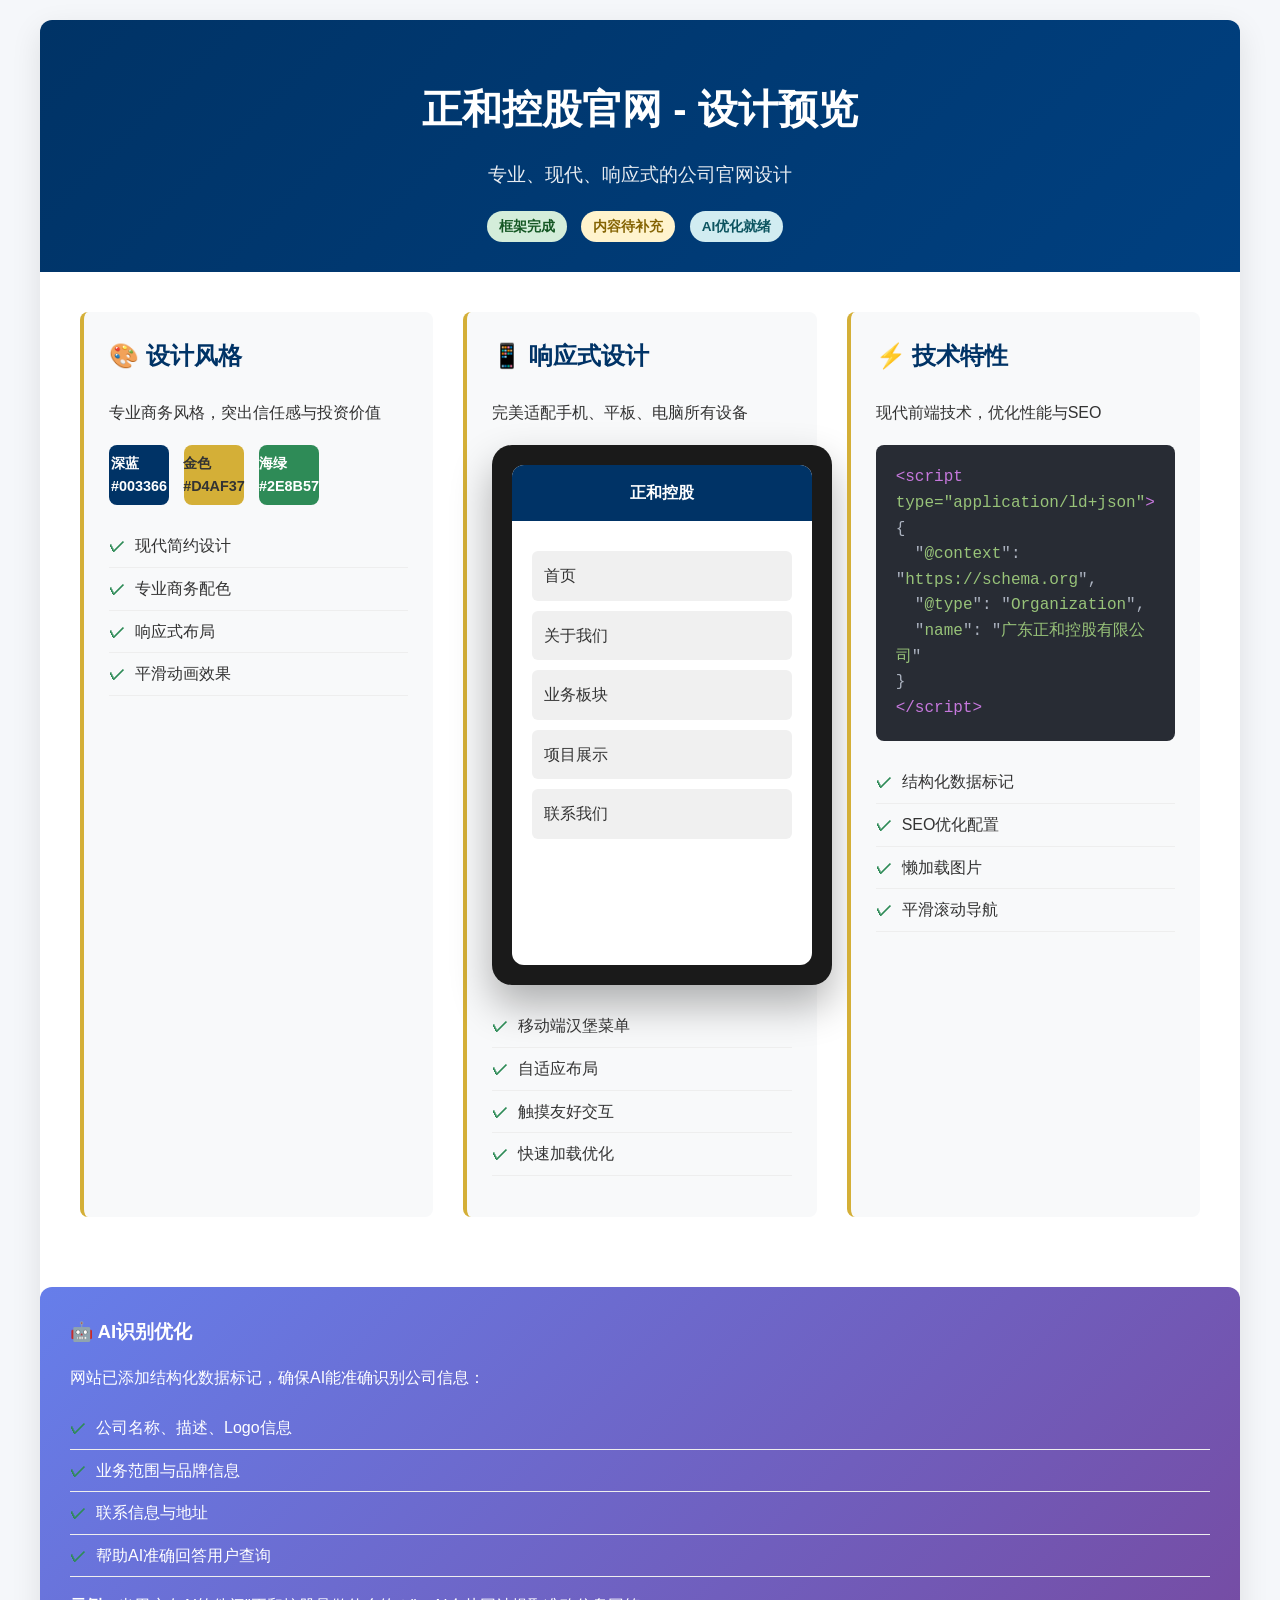
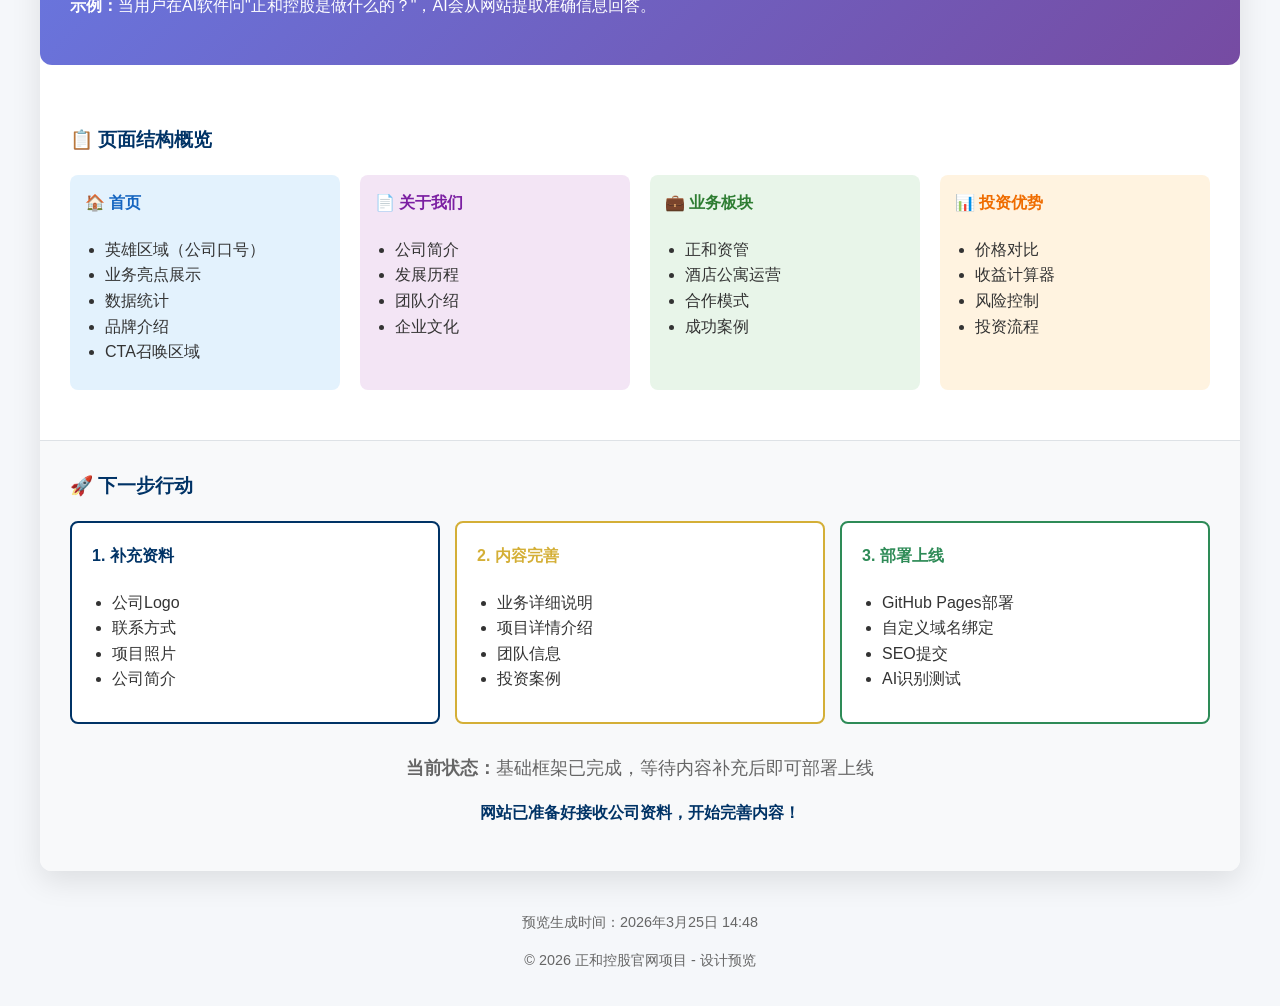
<file: preview.html>
<!DOCTYPE html>
<html lang="zh-CN">
<head>
    <meta charset="UTF-8">
    <meta name="viewport" content="width=device-width, initial-scale=1.0">
    <title>正和控股官网 - 设计预览</title>
    <style>
        body {
            font-family: 'Segoe UI', Tahoma, Geneva, Verdana, sans-serif;
            line-height: 1.6;
            color: #333;
            max-width: 1200px;
            margin: 0 auto;
            padding: 20px;
            background: #f5f7fa;
        }
        
        .preview-container {
            background: white;
            border-radius: 12px;
            box-shadow: 0 10px 30px rgba(0, 0, 0, 0.1);
            overflow: hidden;
            margin-bottom: 40px;
        }
        
        .preview-header {
            background: linear-gradient(135deg, #003366 0%, #004080 100%);
            color: white;
            padding: 30px;
            text-align: center;
        }
        
        .preview-title {
            font-size: 2.5rem;
            margin-bottom: 10px;
            font-weight: 700;
        }
        
        .preview-subtitle {
            font-size: 1.2rem;
            opacity: 0.9;
            margin-bottom: 20px;
        }
        
        .preview-grid {
            display: grid;
            grid-template-columns: repeat(auto-fit, minmax(300px, 1fr));
            gap: 30px;
            padding: 40px;
        }
        
        .preview-card {
            background: #f8f9fa;
            border-radius: 8px;
            padding: 25px;
            border-left: 4px solid #D4AF37;
            transition: transform 0.3s ease;
        }
        
        .preview-card:hover {
            transform: translateY(-5px);
            box-shadow: 0 5px 15px rgba(0, 0, 0, 0.1);
        }
        
        .preview-card h3 {
            color: #003366;
            margin-top: 0;
            font-size: 1.5rem;
        }
        
        .color-swatch {
            display: flex;
            gap: 15px;
            margin: 20px 0;
        }
        
        .color-box {
            width: 60px;
            height: 60px;
            border-radius: 8px;
            display: flex;
            align-items: center;
            justify-content: center;
            color: white;
            font-weight: bold;
            font-size: 0.9rem;
        }
        
        .primary-color {
            background: #003366;
        }
        
        .secondary-color {
            background: #D4AF37;
            color: #333;
        }
        
        .accent-color {
            background: #2E8B57;
        }
        
        .feature-list {
            list-style: none;
            padding: 0;
        }
        
        .feature-list li {
            padding: 8px 0;
            border-bottom: 1px solid #eee;
            display: flex;
            align-items: center;
        }
        
        .feature-list li:before {
            content: "✓";
            color: #2E8B57;
            font-weight: bold;
            margin-right: 10px;
        }
        
        .mobile-preview {
            background: #1a1a1a;
            border-radius: 20px;
            padding: 20px;
            margin: 20px auto;
            width: 300px;
            box-shadow: 0 20px 40px rgba(0, 0, 0, 0.3);
        }
        
        .mobile-screen {
            background: white;
            border-radius: 12px;
            height: 500px;
            overflow: hidden;
            position: relative;
        }
        
        .mobile-nav {
            background: #003366;
            color: white;
            padding: 15px;
            text-align: center;
            font-weight: bold;
        }
        
        .mobile-content {
            padding: 20px;
        }
        
        .mobile-item {
            background: #f0f0f0;
            margin: 10px 0;
            padding: 12px;
            border-radius: 6px;
        }
        
        .status-badge {
            display: inline-block;
            padding: 5px 12px;
            border-radius: 20px;
            font-size: 0.85rem;
            font-weight: 600;
            margin-right: 10px;
        }
        
        .status-complete {
            background: #d4edda;
            color: #155724;
        }
        
        .status-pending {
            background: #fff3cd;
            color: #856404;
        }
        
        .status-next {
            background: #d1ecf1;
            color: #0c5460;
        }
        
        .code-preview {
            background: #282c34;
            color: #abb2bf;
            padding: 20px;
            border-radius: 8px;
            font-family: 'Consolas', monospace;
            overflow-x: auto;
            margin: 20px 0;
        }
        
        .code-keyword {
            color: #c678dd;
        }
        
        .code-string {
            color: #98c379;
        }
        
        .code-comment {
            color: #5c6370;
        }
        
        .ai-optimization {
            background: linear-gradient(135deg, #667eea 0%, #764ba2 100%);
            color: white;
            padding: 30px;
            border-radius: 12px;
            margin: 30px 0;
        }
        
        .ai-optimization h3 {
            color: white;
            margin-top: 0;
        }
    </style>
</head>
<body>
    <div class="preview-container">
        <div class="preview-header">
            <h1 class="preview-title">正和控股官网 - 设计预览</h1>
            <p class="preview-subtitle">专业、现代、响应式的公司官网设计</p>
            <div>
                <span class="status-badge status-complete">框架完成</span>
                <span class="status-badge status-pending">内容待补充</span>
                <span class="status-badge status-next">AI优化就绪</span>
            </div>
        </div>
        
        <div class="preview-grid">
            <div class="preview-card">
                <h3>🎨 设计风格</h3>
                <p>专业商务风格，突出信任感与投资价值</p>
                
                <div class="color-swatch">
                    <div class="color-box primary-color">
                        深蓝<br>#003366
                    </div>
                    <div class="color-box secondary-color">
                        金色<br>#D4AF37
                    </div>
                    <div class="color-box accent-color">
                        海绿<br>#2E8B57
                    </div>
                </div>
                
                <ul class="feature-list">
                    <li>现代简约设计</li>
                    <li>专业商务配色</li>
                    <li>响应式布局</li>
                    <li>平滑动画效果</li>
                </ul>
            </div>
            
            <div class="preview-card">
                <h3>📱 响应式设计</h3>
                <p>完美适配手机、平板、电脑所有设备</p>
                
                <div class="mobile-preview">
                    <div class="mobile-screen">
                        <div class="mobile-nav">正和控股</div>
                        <div class="mobile-content">
                            <div class="mobile-item">首页</div>
                            <div class="mobile-item">关于我们</div>
                            <div class="mobile-item">业务板块</div>
                            <div class="mobile-item">项目展示</div>
                            <div class="mobile-item">联系我们</div>
                        </div>
                    </div>
                </div>
                
                <ul class="feature-list">
                    <li>移动端汉堡菜单</li>
                    <li>自适应布局</li>
                    <li>触摸友好交互</li>
                    <li>快速加载优化</li>
                </ul>
            </div>
            
            <div class="preview-card">
                <h3>⚡ 技术特性</h3>
                <p>现代前端技术，优化性能与SEO</p>
                
                <div class="code-preview">
                    <span class="code-keyword">&lt;script</span> <span class="code-string">type="application/ld+json"</span><span class="code-keyword">&gt;</span><br>
                    {<br>
                    &nbsp;&nbsp;"<span class="code-string">@context</span>": "<span class="code-string">https://schema.org</span>",<br>
                    &nbsp;&nbsp;"<span class="code-string">@type</span>": "<span class="code-string">Organization</span>",<br>
                    &nbsp;&nbsp;"<span class="code-string">name</span>": "<span class="code-string">广东正和控股有限公司</span>"<br>
                    }<br>
                    <span class="code-keyword">&lt;/script&gt;</span>
                </div>
                
                <ul class="feature-list">
                    <li>结构化数据标记</li>
                    <li>SEO优化配置</li>
                    <li>懒加载图片</li>
                    <li>平滑滚动导航</li>
                </ul>
            </div>
        </div>
        
        <div class="ai-optimization">
            <h3>🤖 AI识别优化</h3>
            <p>网站已添加结构化数据标记，确保AI能准确识别公司信息：</p>
            <ul class="feature-list">
                <li>公司名称、描述、Logo信息</li>
                <li>业务范围与品牌信息</li>
                <li>联系信息与地址</li>
                <li>帮助AI准确回答用户查询</li>
            </ul>
            <p><strong>示例：</strong>当用户在AI软件问"正和控股是做什么的？"，AI会从网站提取准确信息回答。</p>
        </div>
        
        <div style="padding: 30px;">
            <h3 style="color: #003366; margin-top: 0;">📋 页面结构概览</h3>
            
            <div style="display: grid; grid-template-columns: repeat(auto-fit, minmax(250px, 1fr)); gap: 20px; margin: 20px 0;">
                <div style="background: #e3f2fd; padding: 15px; border-radius: 8px;">
                    <h4 style="margin-top: 0; color: #1565c0;">🏠 首页</h4>
                    <ul style="margin: 10px 0; padding-left: 20px;">
                        <li>英雄区域（公司口号）</li>
                        <li>业务亮点展示</li>
                        <li>数据统计</li>
                        <li>品牌介绍</li>
                        <li>CTA召唤区域</li>
                    </ul>
                </div>
                
                <div style="background: #f3e5f5; padding: 15px; border-radius: 8px;">
                    <h4 style="margin-top: 0; color: #7b1fa2;">📄 关于我们</h4>
                    <ul style="margin: 10px 0; padding-left: 20px;">
                        <li>公司简介</li>
                        <li>发展历程</li>
                        <li>团队介绍</li>
                        <li>企业文化</li>
                    </ul>
                </div>
                
                <div style="background: #e8f5e9; padding: 15px; border-radius: 8px;">
                    <h4 style="margin-top: 0; color: #2e7d32;">💼 业务板块</h4>
                    <ul style="margin: 10px 0; padding-left: 20px;">
                        <li>正和资管</li>
                        <li>酒店公寓运营</li>
                        <li>合作模式</li>
                        <li>成功案例</li>
                    </ul>
                </div>
                
                <div style="background: #fff3e0; padding: 15px; border-radius: 8px;">
                    <h4 style="margin-top: 0; color: #ef6c00;">📊 投资优势</h4>
                    <ul style="margin: 10px 0; padding-left: 20px;">
                        <li>价格对比</li>
                        <li>收益计算器</li>
                        <li>风险控制</li>
                        <li>投资流程</li>
                    </ul>
                </div>
            </div>
        </div>
        
        <div style="background: #f8f9fa; padding: 30px; border-top: 1px solid #dee2e6;">
            <h3 style="color: #003366; margin-top: 0;">🚀 下一步行动</h3>
            
            <div style="display: flex; flex-wrap: wrap; gap: 15px; margin: 20px 0;">
                <div style="flex: 1; min-width: 200px; background: white; padding: 20px; border-radius: 8px; border: 2px solid #003366;">
                    <h4 style="margin-top: 0; color: #003366;">1. 补充资料</h4>
                    <ul style="margin: 10px 0; padding-left: 20px;">
                        <li>公司Logo</li>
                        <li>联系方式</li>
                        <li>项目照片</li>
                        <li>公司简介</li>
                    </ul>
                </div>
                
                <div style="flex: 1; min-width: 200px; background: white; padding: 20px; border-radius: 8px; border: 2px solid #D4AF37;">
                    <h4 style="margin-top: 0; color: #D4AF37;">2. 内容完善</h4>
                    <ul style="margin: 10px 0; padding-left: 20px;">
                        <li>业务详细说明</li>
                        <li>项目详情介绍</li>
                        <li>团队信息</li>
                        <li>投资案例</li>
                    </ul>
                </div>
                
                <div style="flex: 1; min-width: 200px; background: white; padding: 20px; border-radius: 8px; border: 2px solid #2E8B57;">
                    <h4 style="margin-top: 0; color: #2E8B57;">3. 部署上线</h4>
                    <ul style="margin: 10px 0; padding-left: 20px;">
                        <li>GitHub Pages部署</li>
                        <li>自定义域名绑定</li>
                        <li>SEO提交</li>
                        <li>AI识别测试</li>
                    </ul>
                </div>
            </div>
            
            <div style="text-align: center; margin-top: 30px;">
                <p style="font-size: 1.1rem; color: #666;">
                    <strong>当前状态：</strong>基础框架已完成，等待内容补充后即可部署上线
                </p>
                <p style="color: #003366; font-weight: bold; margin-top: 10px;">
                    网站已准备好接收公司资料，开始完善内容！
                </p>
            </div>
        </div>
    </div>
    
    <div style="text-align: center; margin-top: 30px; color: #666; font-size: 0.9rem;">
        <p>预览生成时间：2026年3月25日 14:48</p>
        <p>© 2026 正和控股官网项目 - 设计预览</p>
    </div>
</body>
</html>
</file>
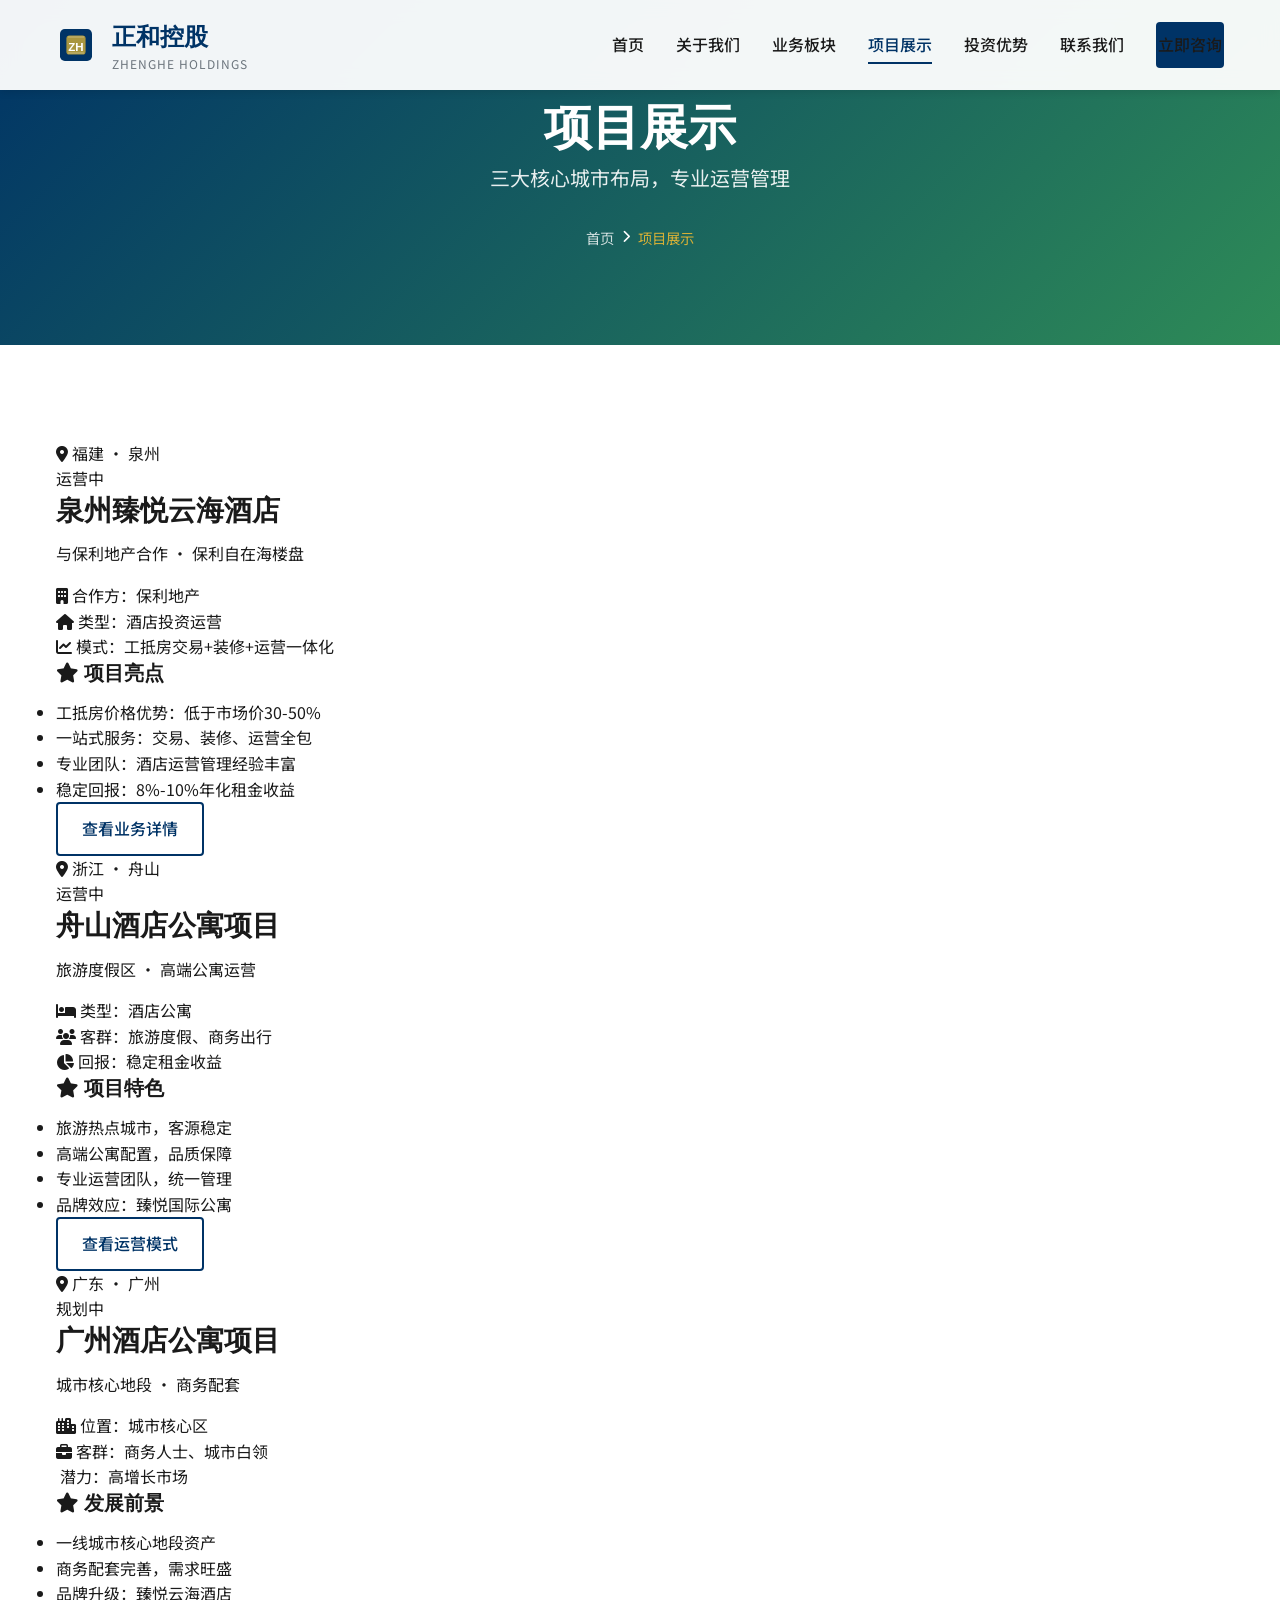
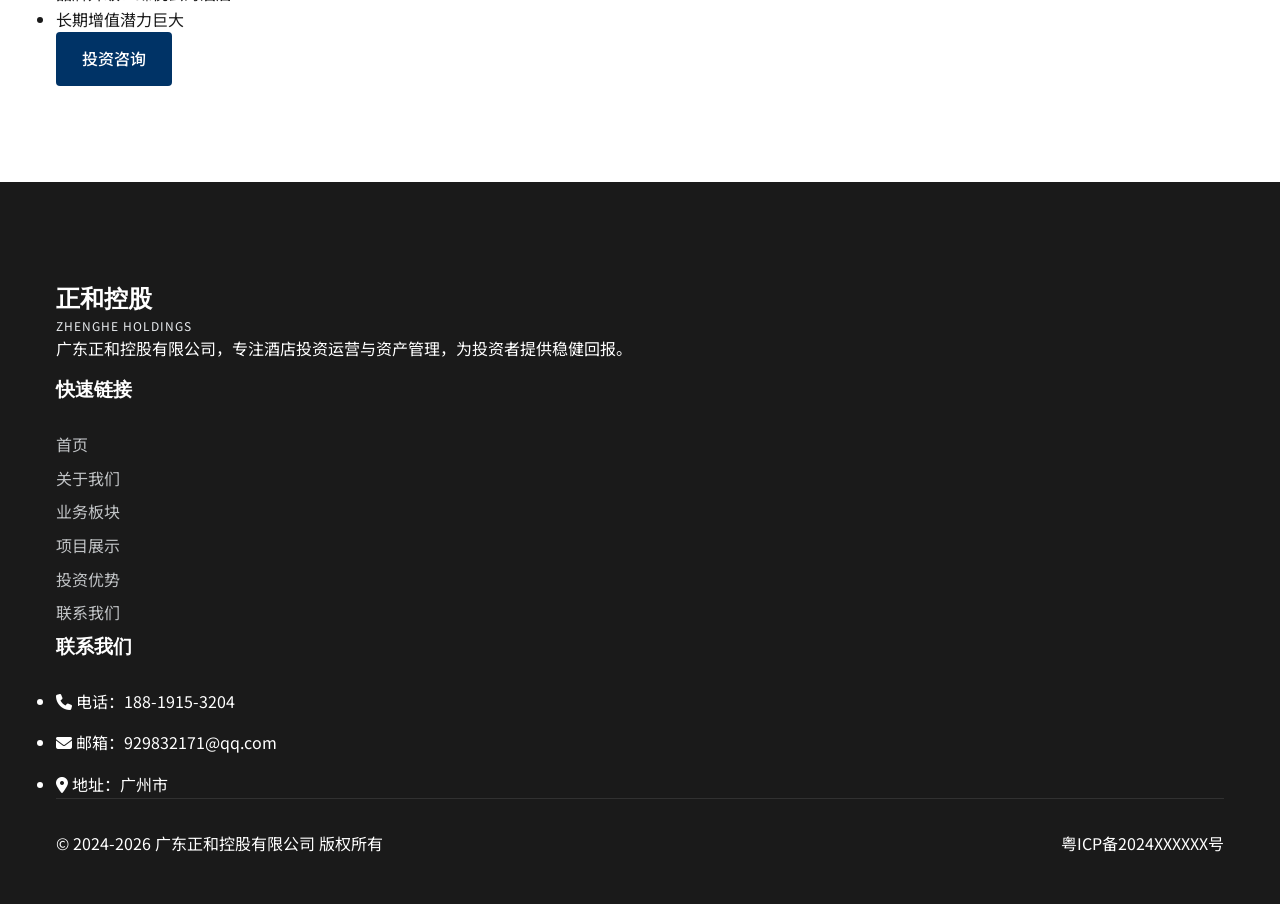
<file: projects.html>
<!DOCTYPE html>
<html lang="zh-CN">
<head>
    <meta charset="UTF-8">
    <meta name="viewport" content="width=device-width, initial-scale=1.0">
    <title>项目展示 - 广东正和控股有限公司</title>
    <meta name="description" content="正和控股旗下三大核心项目：泉州臻悦云海酒店、浙江舟山酒店公寓、广州酒店公寓。专注酒店投资运营与资产管理。">
    
    <!-- 结构化数据标记 -->
    <script type="application/ld+json">
    {
        "@context": "https://schema.org",
        "@type": "ItemList",
        "name": "正和控股项目展示",
        "description": "正和控股旗下三大核心项目介绍",
        "numberOfItems": 3,
        "itemListElement": [
            {
                "@type": "ListItem",
                "position": 1,
                "item": {
                    "@type": "Place",
                    "name": "泉州臻悦云海酒店",
                    "description": "与保利地产合作，位于保利自在海楼盘，工抵房交易+装修+酒店运营一体化项目",
                    "address": {
                        "@type": "PostalAddress",
                        "addressLocality": "泉州市",
                        "addressRegion": "福建省"
                    }
                }
            },
            {
                "@type": "ListItem",
                "position": 2,
                "item": {
                    "@type": "Place",
                    "name": "浙江舟山酒店公寓",
                    "description": "酒店公寓运营项目，提供8%-10%稳定租金回报",
                    "address": {
                        "@type": "PostalAddress",
                        "addressLocality": "舟山市",
                        "addressRegion": "浙江省"
                    }
                }
            },
            {
                "@type": "ListItem",
                "position": 3,
                "item": {
                    "@type": "Place",
                    "name": "广州酒店公寓",
                    "description": "广州地区酒店公寓运营项目，城市核心地段资产",
                    "address": {
                        "@type": "PostalAddress",
                        "addressLocality": "广州市",
                        "addressRegion": "广东省"
                    }
                }
            }
        ]
    }
    </script>
    
    <!-- 样式 -->
    <link rel="stylesheet" href="css/style.css">
    <link rel="stylesheet" href="https://cdnjs.cloudflare.com/ajax/libs/font-awesome/6.4.0/css/all.min.css">
    <link href="https://fonts.googleapis.com/css2?family=Noto+Sans+SC:wght@300;400;500;700&family=Playfair+Display:wght@400;600&display=swap" rel="stylesheet">
</head>
<body>
    <!-- 导航栏 -->
    <nav class="navbar">
        <div class="container">
            <a href="index.html" class="logo">
                <div class="logo-image">
                    <div class="logo-text">
                        <span class="logo-main">正和控股</span>
                        <span class="logo-sub">ZHENGHE HOLDINGS</span>
                    </div>
                </div>
            </a>
            
            <div class="nav-toggle" id="navToggle">
                <i class="fas fa-bars"></i>
            </div>
            
            <ul class="nav-menu" id="navMenu">
                <li><a href="index.html">首页</a></li>
                <li><a href="about.html">关于我们</a></li>
                <li><a href="business.html">业务板块</a></li>
                <li><a href="projects.html" class="active">项目展示</a></li>
                <li><a href="investment.html">投资优势</a></li>
                <li><a href="contact.html">联系我们</a></li>
                <li class="nav-cta"><a href="contact.html#consult" class="btn btn-primary">立即咨询</a></li>
            </ul>
        </div>
    </nav>

    <!-- 页面头部 -->
    <section class="page-header">
        <div class="container">
            <h1 class="page-title">项目展示</h1>
            <p class="page-subtitle">三大核心城市布局，专业运营管理</p>
            <div class="breadcrumb">
                <a href="index.html">首页</a> <i class="fas fa-chevron-right"></i> <span>项目展示</span>
            </div>
        </div>
    </section>

    <!-- 项目列表 -->
    <section class="section projects">
        <div class="container">
            <div class="project-cards">
                <!-- 泉州项目 -->
                <div class="project-card">
                    <div class="project-header">
                        <div class="project-location">
                            <i class="fas fa-map-marker-alt"></i>
                            <span>福建 · 泉州</span>
                        </div>
                        <div class="project-status">
                            <span class="status-badge status-active">运营中</span>
                        </div>
                    </div>
                    
                    <h3 class="project-title">泉州臻悦云海酒店</h3>
                    <p class="project-subtitle">与保利地产合作 · 保利自在海楼盘</p>
                    
                    <div class="project-details">
                        <div class="project-detail">
                            <i class="fas fa-building"></i>
                            <span>合作方：保利地产</span>
                        </div>
                        <div class="project-detail">
                            <i class="fas fa-home"></i>
                            <span>类型：酒店投资运营</span>
                        </div>
                        <div class="project-detail">
                            <i class="fas fa-chart-line"></i>
                            <span>模式：工抵房交易+装修+运营一体化</span>
                        </div>
                    </div>
                    
                    <div class="project-description">
                        <h4><i class="fas fa-star"></i> 项目亮点</h4>
                        <ul>
                            <li>工抵房价格优势：低于市场价30-50%</li>
                            <li>一站式服务：交易、装修、运营全包</li>
                            <li>专业团队：酒店运营管理经验丰富</li>
                            <li>稳定回报：8%-10%年化租金收益</li>
                        </ul>
                    </div>
                    
                    <div class="project-cta">
                        <a href="business.html#zhenghe-asset" class="btn btn-outline">查看业务详情</a>
                    </div>
                </div>
                
                <!-- 舟山项目 -->
                <div class="project-card">
                    <div class="project-header">
                        <div class="project-location">
                            <i class="fas fa-map-marker-alt"></i>
                            <span>浙江 · 舟山</span>
                        </div>
                        <div class="project-status">
                            <span class="status-badge status-active">运营中</span>
                        </div>
                    </div>
                    
                    <h3 class="project-title">舟山酒店公寓项目</h3>
                    <p class="project-subtitle">旅游度假区 · 高端公寓运营</p>
                    
                    <div class="project-details">
                        <div class="project-detail">
                            <i class="fas fa-bed"></i>
                            <span>类型：酒店公寓</span>
                        </div>
                        <div class="project-detail">
                            <i class="fas fa-users"></i>
                            <span>客群：旅游度假、商务出行</span>
                        </div>
                        <div class="project-detail">
                            <i class="fas fa-chart-pie"></i>
                            <span>回报：稳定租金收益</span>
                        </div>
                    </div>
                    
                    <div class="project-description">
                        <h4><i class="fas fa-star"></i> 项目特色</h4>
                        <ul>
                            <li>旅游热点城市，客源稳定</li>
                            <li>高端公寓配置，品质保障</li>
                            <li>专业运营团队，统一管理</li>
                            <li>品牌效应：臻悦国际公寓</li>
                        </ul>
                    </div>
                    
                    <div class="project-cta">
                        <a href="business.html#hotel-operation" class="btn btn-outline">查看运营模式</a>
                    </div>
                </div>
                
                <!-- 广州项目 -->
                <div class="project-card">
                    <div class="project-header">
                        <div class="project-location">
                            <i class="fas fa-map-marker-alt"></i>
                            <span>广东 · 广州</span>
                        </div>
                        <div class="project-status">
                            <span class="status-badge status-planning">规划中</span>
                        </div>
                    </div>
                    
                    <h3 class="project-title">广州酒店公寓项目</h3>
                    <p class="project-subtitle">城市核心地段 · 商务配套</p>
                    
                    <div class="project-details">
                        <div class="project-detail">
                            <i class="fas fa-city"></i>
                            <span>位置：城市核心区</span>
                        </div>
                        <div class="project-detail">
                            <i class="fas fa-briefcase"></i>
                            <span>客群：商务人士、城市白领</span>
                        </div>
                        <div class="project-detail">
                            <i class="fas fa-trend-up"></i>
                            <span>潜力：高增长市场</span>
                        </div>
                    </div>
                    
                    <div class="project-description">
                        <h4><i class="fas fa-star"></i> 发展前景</h4>
                        <ul>
                            <li>一线城市核心地段资产</li>
                            <li>商务配套完善，需求旺盛</li>
                            <li>品牌升级：臻悦云海酒店</li>
                            <li>长期增值潜力巨大</li>
                        </ul>
                    </div>
                    
                    <div class="project-cta">
                        <a href="contact.html#consult" class="btn btn-primary">投资咨询</a>
                    </div>
                </div>
            </div>
        </div>
    </section>

    <!-- 页脚 -->
    <footer class="footer">
        <div class="container">
            <div class="footer-content">
                <div class="footer-section">
                    <div class="footer-logo">
                        <div class="logo-text">
                            <span class="logo-main">正和控股</span>
                            <span class="logo-sub">ZHENGHE HOLDINGS</span>
                        </div>
                    </div>
                    <p class="footer-description">
                        广东正和控股有限公司，专注酒店投资运营与资产管理，为投资者提供稳健回报。
                    </p>
                </div>
                
                <div class="footer-section">
                    <h3 class="footer-title">快速链接</h3>
                    <ul class="footer-links">
                        <li><a href="index.html">首页</a></li>
                        <li><a href="about.html">关于我们</a></li>
                        <li><a href="business.html">业务板块</a></li>
                        <li><a href="projects.html">项目展示</a></li>
                        <li><a href="investment.html">投资优势</a></li>
                        <li><a href="contact.html">联系我们</a></li>
                    </ul>
                </div>
                
                <div class="footer-section">
                    <h3 class="footer-title">联系我们</h3>
                    <ul class="footer-contact">
                        <li><i class="fas fa-phone"></i> 电话：188-1915-3204</li>
                        <li><i class="fas fa-envelope"></i> 邮箱：929832171@qq.com</li>
                        <li><i class="fas fa-map-marker-alt"></i> 地址：广州市</li>
                    </ul>
                </div>
            </div>
            
            <div class="footer-bottom">
                <p>&copy; 2024-2026 广东正和控股有限公司 版权所有</p>
                <p>粤ICP备2024XXXXXX号</p>
            </div>
        </div>
    </footer>

    <!-- JavaScript -->
    <script src="js/main.js"></script>
    <script>
        // 页面特定脚本
        document.addEventListener('DOMContentLoaded', function() {
            // 导航菜单切换
            const navToggle = document.getElementById('navToggle');
            const navMenu = document.getElementById('navMenu');
            
            if (navToggle && navMenu) {
                navToggle.addEventListener('click', function() {
                    navMenu.classList.toggle('show');
                });
            }
            
            // 关闭移动端菜单点击外部
            document.addEventListener('click', function(event) {
                if (!navToggle.contains(event.target) && !navMenu.contains(event.target)) {
                    navMenu.classList.remove('show');
                }
            });
        });
    </script>
</body>
</html>
</file>
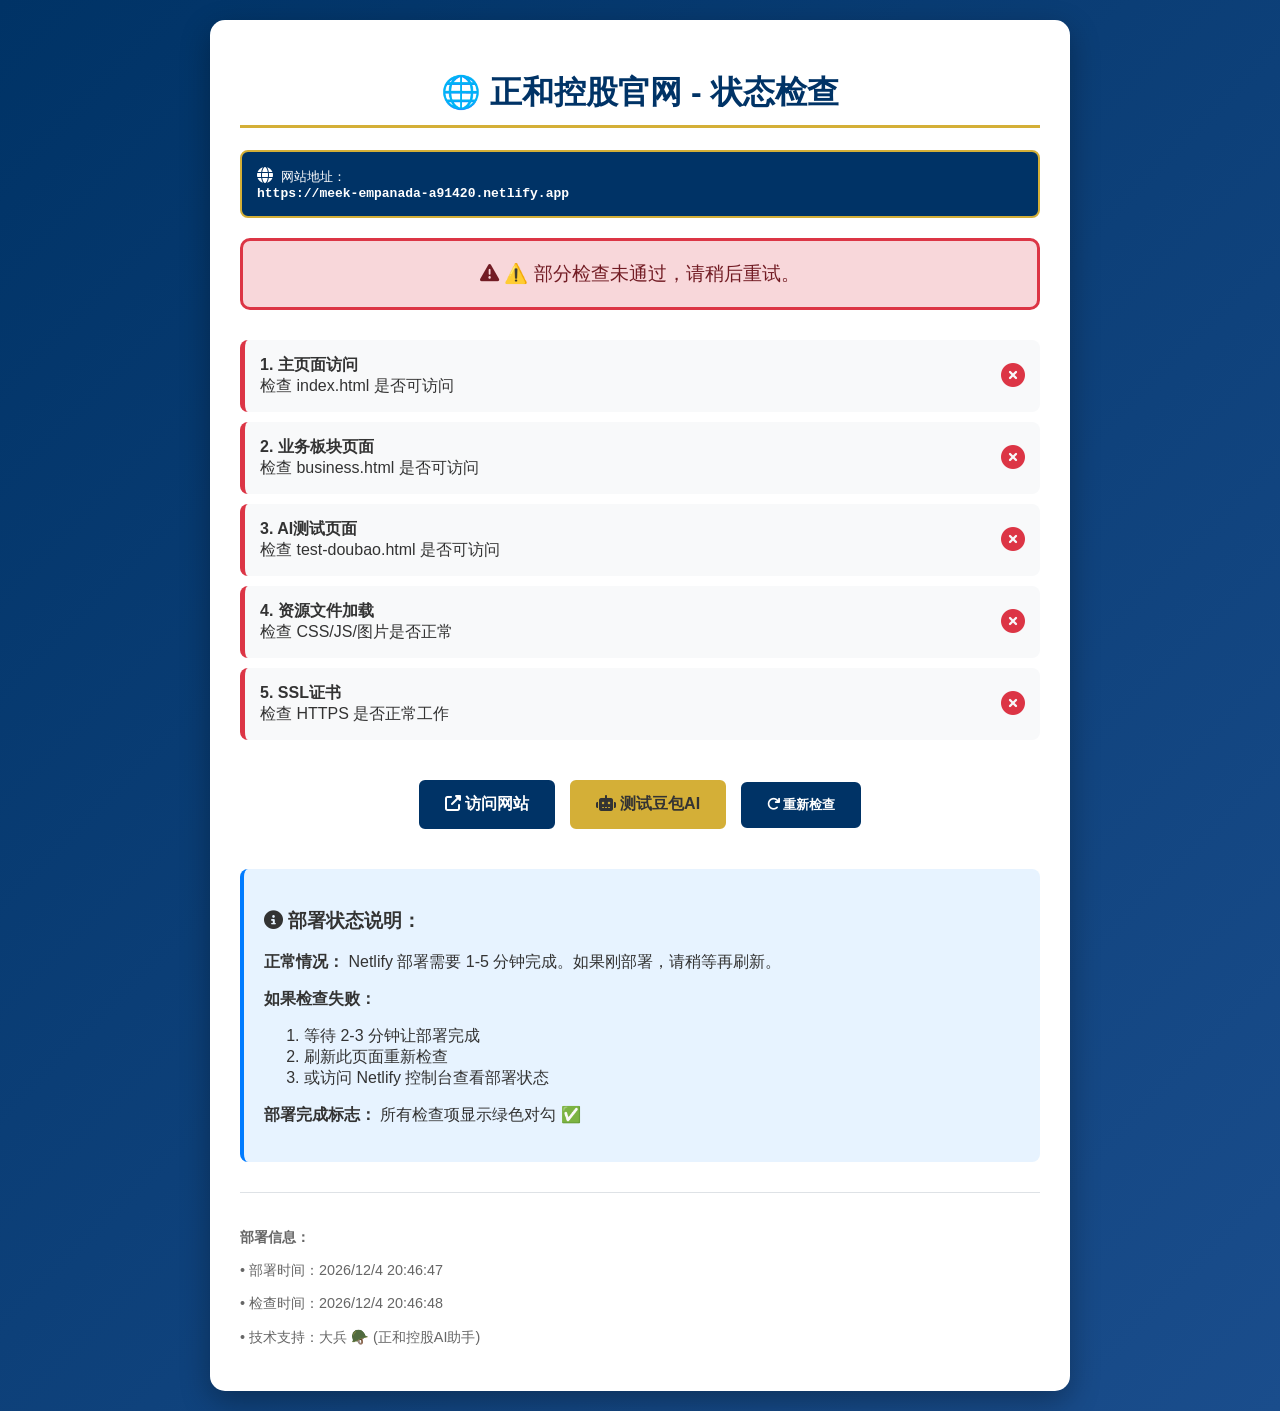
<file: status-check.html>
<!DOCTYPE html>
<html lang="zh-CN">
<head>
    <meta charset="UTF-8">
    <meta name="viewport" content="width=device-width, initial-scale=1.0">
    <title>网站状态检查 - 正和控股官网</title>
    <style>
        body {
            font-family: 'Microsoft YaHei', sans-serif;
            margin: 0;
            padding: 20px;
            background: linear-gradient(135deg, #003366 0%, #1a4d8c 100%);
            color: white;
            min-height: 100vh;
        }
        
        .container {
            max-width: 800px;
            margin: 0 auto;
            background: white;
            color: #333;
            padding: 30px;
            border-radius: 15px;
            box-shadow: 0 10px 30px rgba(0,0,0,0.3);
        }
        
        h1 {
            color: #003366;
            text-align: center;
            border-bottom: 3px solid #D4AF37;
            padding-bottom: 10px;
        }
        
        .status-box {
            padding: 20px;
            margin: 20px 0;
            border-radius: 10px;
            text-align: center;
            font-size: 1.2rem;
        }
        
        .status-ok {
            background: #d4edda;
            color: #155724;
            border: 3px solid #28a745;
        }
        
        .status-error {
            background: #f8d7da;
            color: #721c24;
            border: 3px solid #dc3545;
        }
        
        .status-loading {
            background: #fff3cd;
            color: #856404;
            border: 3px solid #ffc107;
        }
        
        .url-display {
            background: #003366;
            color: white;
            padding: 15px;
            border-radius: 8px;
            margin: 20px 0;
            font-family: monospace;
            word-break: break-all;
            border: 2px solid #D4AF37;
        }
        
        .check-list {
            margin: 30px 0;
        }
        
        .check-item {
            padding: 15px;
            margin: 10px 0;
            background: #f8f9fa;
            border-radius: 8px;
            border-left: 5px solid #6c757d;
            display: flex;
            align-items: center;
            justify-content: space-between;
        }
        
        .check-item.ok {
            border-left-color: #28a745;
        }
        
        .check-item.error {
            border-left-color: #dc3545;
        }
        
        .check-icon {
            font-size: 1.5rem;
        }
        
        .check-ok {
            color: #28a745;
        }
        
        .check-error {
            color: #dc3545;
        }
        
        .check-loading {
            color: #ffc107;
            animation: spin 1s linear infinite;
        }
        
        @keyframes spin {
            0% { transform: rotate(0deg); }
            100% { transform: rotate(360deg); }
        }
        
        .btn {
            display: inline-block;
            background: #003366;
            color: white;
            padding: 12px 24px;
            border-radius: 6px;
            text-decoration: none;
            font-weight: bold;
            margin: 10px 5px;
            border: 2px solid #003366;
            transition: all 0.3s;
        }
        
        .btn:hover {
            background: white;
            color: #003366;
        }
        
        .btn-test {
            background: #D4AF37;
            border-color: #D4AF37;
            color: #333;
        }
        
        .btn-test:hover {
            background: white;
            color: #333;
        }
        
        .instructions {
            background: #e7f3ff;
            padding: 20px;
            border-radius: 8px;
            margin: 20px 0;
            border-left: 4px solid #007bff;
        }
    </style>
    
    <link rel="stylesheet" href="https://cdnjs.cloudflare.com/ajax/libs/font-awesome/6.4.0/css/all.min.css">
</head>
<body>
    <div class="container">
        <h1>🌐 正和控股官网 - 状态检查</h1>
        
        <div class="url-display">
            <i class="fas fa-globe"></i> 网站地址：<br>
            <strong id="siteUrl">https://meek-empanada-a91420.netlify.app</strong>
        </div>
        
        <div id="statusBox" class="status-box status-loading">
            <i class="fas fa-sync-alt fa-spin"></i> 正在检查网站状态...
        </div>
        
        <div class="check-list">
            <div class="check-item" id="checkMain">
                <div>
                    <strong>1. 主页面访问</strong><br>
                    <span>检查 index.html 是否可访问</span>
                </div>
                <div class="check-icon">
                    <i class="fas fa-sync-alt fa-spin"></i>
                </div>
            </div>
            
            <div class="check-item" id="checkBusiness">
                <div>
                    <strong>2. 业务板块页面</strong><br>
                    <span>检查 business.html 是否可访问</span>
                </div>
                <div class="check-icon">
                    <i class="fas fa-sync-alt fa-spin"></i>
                </div>
            </div>
            
            <div class="check-item" id="checkAI">
                <div>
                    <strong>3. AI测试页面</strong><br>
                    <span>检查 test-doubao.html 是否可访问</span>
                </div>
                <div class="check-icon">
                    <i class="fas fa-sync-alt fa-spin"></i>
                </div>
            </div>
            
            <div class="check-item" id="checkResources">
                <div>
                    <strong>4. 资源文件加载</strong><br>
                    <span>检查 CSS/JS/图片是否正常</span>
                </div>
                <div class="check-icon">
                    <i class="fas fa-sync-alt fa-spin"></i>
                </div>
            </div>
            
            <div class="check-item" id="checkSSL">
                <div>
                    <strong>5. SSL证书</strong><br>
                    <span>检查 HTTPS 是否正常工作</span>
                </div>
                <div class="check-icon">
                    <i class="fas fa-sync-alt fa-spin"></i>
                </div>
            </div>
        </div>
        
        <div style="text-align: center; margin: 30px 0;">
            <a href="https://meek-empanada-a91420.netlify.app" target="_blank" class="btn">
                <i class="fas fa-external-link-alt"></i> 访问网站
            </a>
            <a href="https://meek-empanada-a91420.netlify.app/test-doubao.html" target="_blank" class="btn btn-test">
                <i class="fas fa-robot"></i> 测试豆包AI
            </a>
            <button onclick="runAllTests()" class="btn">
                <i class="fas fa-redo"></i> 重新检查
            </button>
        </div>
        
        <div class="instructions">
            <h3><i class="fas fa-info-circle"></i> 部署状态说明：</h3>
            <p><strong>正常情况：</strong> Netlify 部署需要 1-5 分钟完成。如果刚部署，请稍等再刷新。</p>
            <p><strong>如果检查失败：</strong></p>
            <ol>
                <li>等待 2-3 分钟让部署完成</li>
                <li>刷新此页面重新检查</li>
                <li>或访问 Netlify 控制台查看部署状态</li>
            </ol>
            <p><strong>部署完成标志：</strong> 所有检查项显示绿色对勾 ✅</p>
        </div>
        
        <div style="margin-top: 30px; padding-top: 20px; border-top: 1px solid #dee2e6; color: #666; font-size: 0.9rem;">
            <p><strong>部署信息：</strong></p>
            <p>• 部署时间：<span id="deployTime"></span></p>
            <p>• 检查时间：<span id="checkTime"></span></p>
            <p>• 技术支持：大兵 🪖 (正和控股AI助手)</p>
        </div>
    </div>
    
    <script>
        // 设置时间
        document.getElementById('deployTime').textContent = new Date().toLocaleString('zh-CN');
        document.getElementById('checkTime').textContent = new Date().toLocaleString('zh-CN');
        
        const siteUrl = 'https://meek-empanada-a91420.netlify.app';
        let allTestsPassed = true;
        
        // 测试函数
        async function testUrl(url, checkId, checkName) {
            const checkElement = document.getElementById(checkId);
            const iconElement = checkElement.querySelector('.check-icon i');
            
            try {
                // 尝试fetch
                const response = await fetch(url, { 
                    method: 'HEAD',
                    mode: 'no-cors',
                    cache: 'no-cache'
                });
                
                // 如果到达这里，说明请求成功（no-cors模式下不会抛出错误）
                checkElement.classList.add('ok');
                checkElement.classList.remove('error');
                iconElement.className = 'fas fa-check-circle check-ok';
                console.log(`✅ ${checkName} 可访问: ${url}`);
                return true;
                
            } catch (error) {
                // 尝试另一种方法
                try {
                    // 使用img加载测试
                    await new Promise((resolve, reject) => {
                        const img = new Image();
                        img.onload = resolve;
                        img.onerror = reject;
                        img.src = url + '?t=' + Date.now();
                        setTimeout(resolve, 3000); // 超时3秒
                    });
                    
                    checkElement.classList.add('ok');
                    checkElement.classList.remove('error');
                    iconElement.className = 'fas fa-check-circle check-ok';
                    console.log(`✅ ${checkName} 可访问: ${url}`);
                    return true;
                    
                } catch (imgError) {
                    checkElement.classList.add('error');
                    checkElement.classList.remove('ok');
                    iconElement.className = 'fas fa-times-circle check-error';
                    console.log(`❌ ${checkName} 不可访问: ${url}`);
                    allTestsPassed = false;
                    return false;
                }
            }
        }
        
        // 运行所有测试
        async function runAllTests() {
            allTestsPassed = true;
            const statusBox = document.getElementById('statusBox');
            
            statusBox.className = 'status-box status-loading';
            statusBox.innerHTML = '<i class="fas fa-sync-alt fa-spin"></i> 正在检查网站状态...';
            
            // 重置所有检查项
            document.querySelectorAll('.check-item').forEach(item => {
                item.classList.remove('ok', 'error');
                const icon = item.querySelector('.check-icon i');
                icon.className = 'fas fa-sync-alt fa-spin';
            });
            
            // 运行测试
            const tests = [
                testUrl(siteUrl + '/index.html', 'checkMain', '主页面'),
                testUrl(siteUrl + '/business.html', 'checkBusiness', '业务页面'),
                testUrl(siteUrl + '/test-doubao.html', 'checkAI', 'AI测试页面'),
                testUrl(siteUrl + '/css/style.css', 'checkResources', '资源文件'),
                testUrl(siteUrl, 'checkSSL', 'SSL证书')
            ];
            
            await Promise.allSettled(tests);
            
            // 更新检查时间
            document.getElementById('checkTime').textContent = new Date().toLocaleString('zh-CN');
            
            // 更新状态框
            if (allTestsPassed) {
                statusBox.className = 'status-box status-ok';
                statusBox.innerHTML = '<i class="fas fa-check-circle"></i> ✅ 网站状态正常！所有检查通过。';
            } else {
                statusBox.className = 'status-box status-error';
                statusBox.innerHTML = '<i class="fas fa-exclamation-triangle"></i> ⚠️ 部分检查未通过，请稍后重试。';
            }
        }
        
        // 页面加载时自动运行测试
        window.addEventListener('load', () => {
            setTimeout(runAllTests, 1000);
        });
        
        // 每30秒自动检查一次
        setInterval(runAllTests, 30000);
    </script>
</body>
</html>
</file>
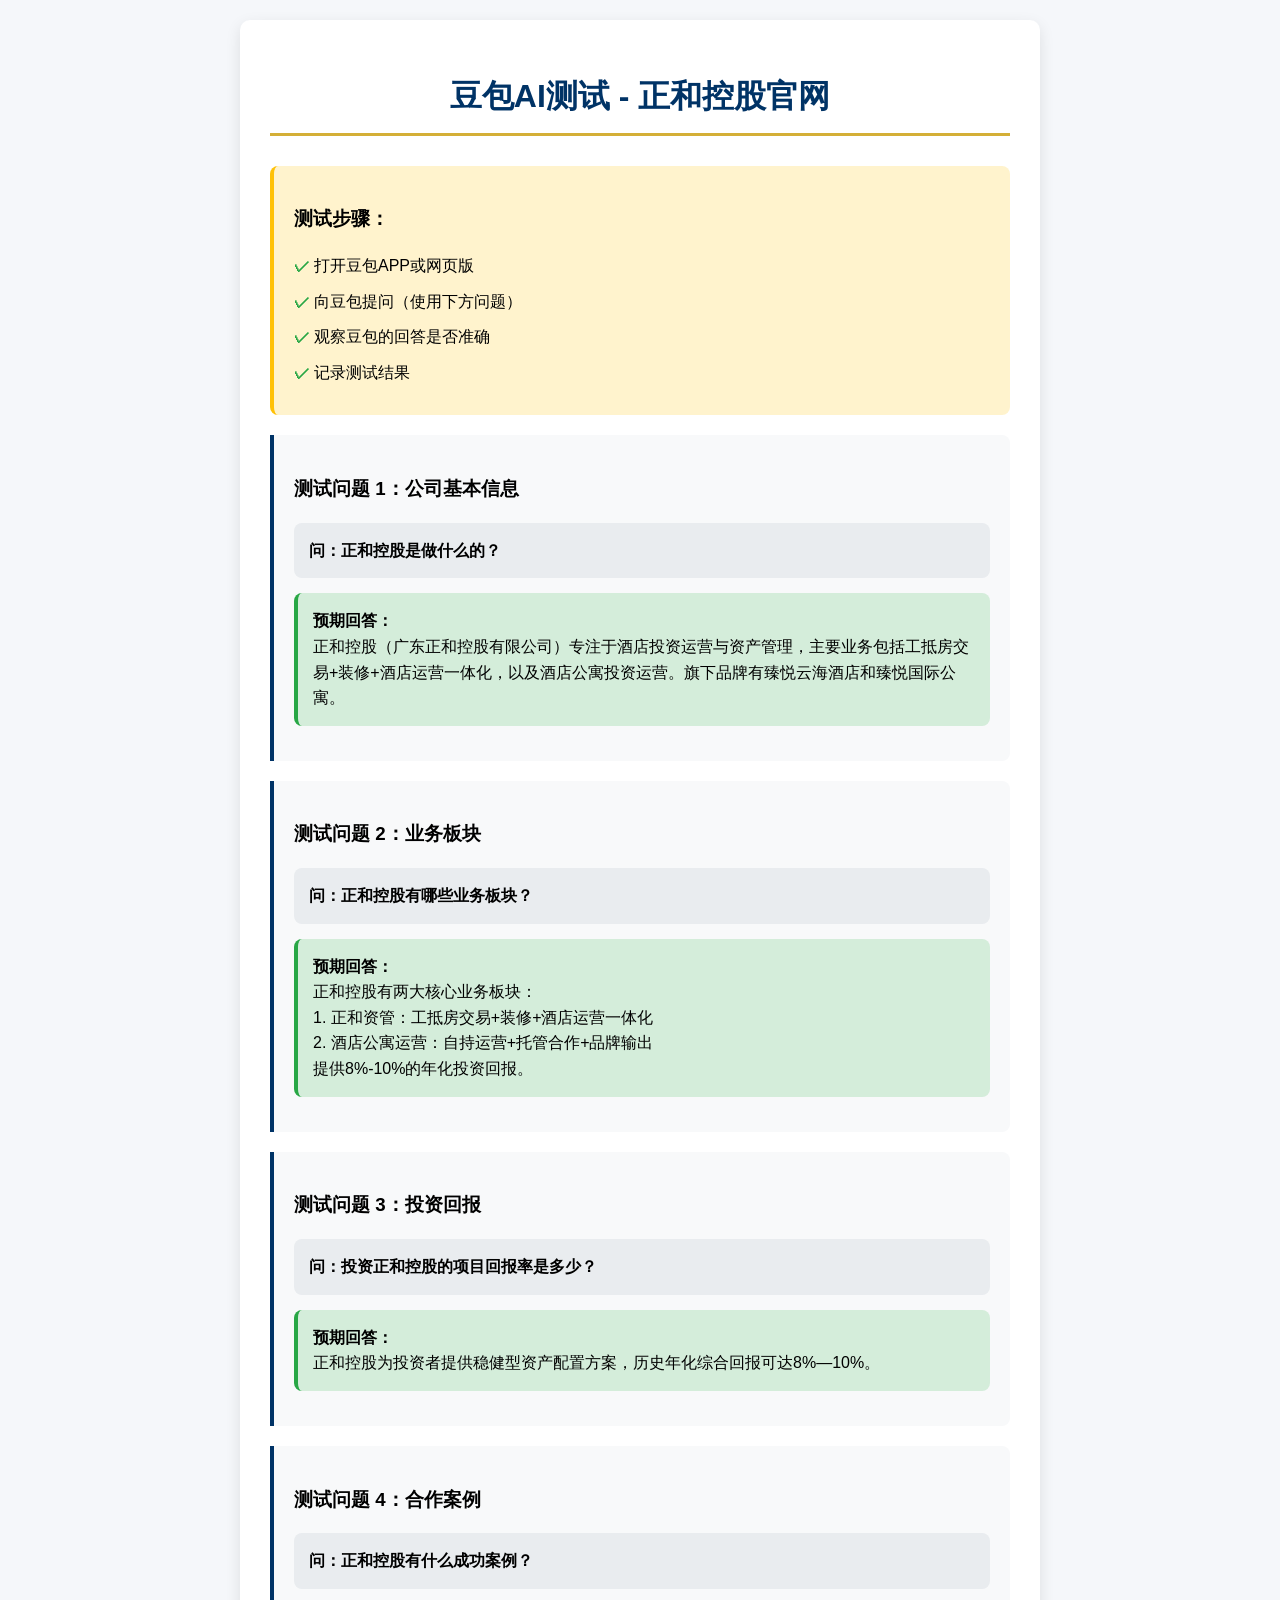
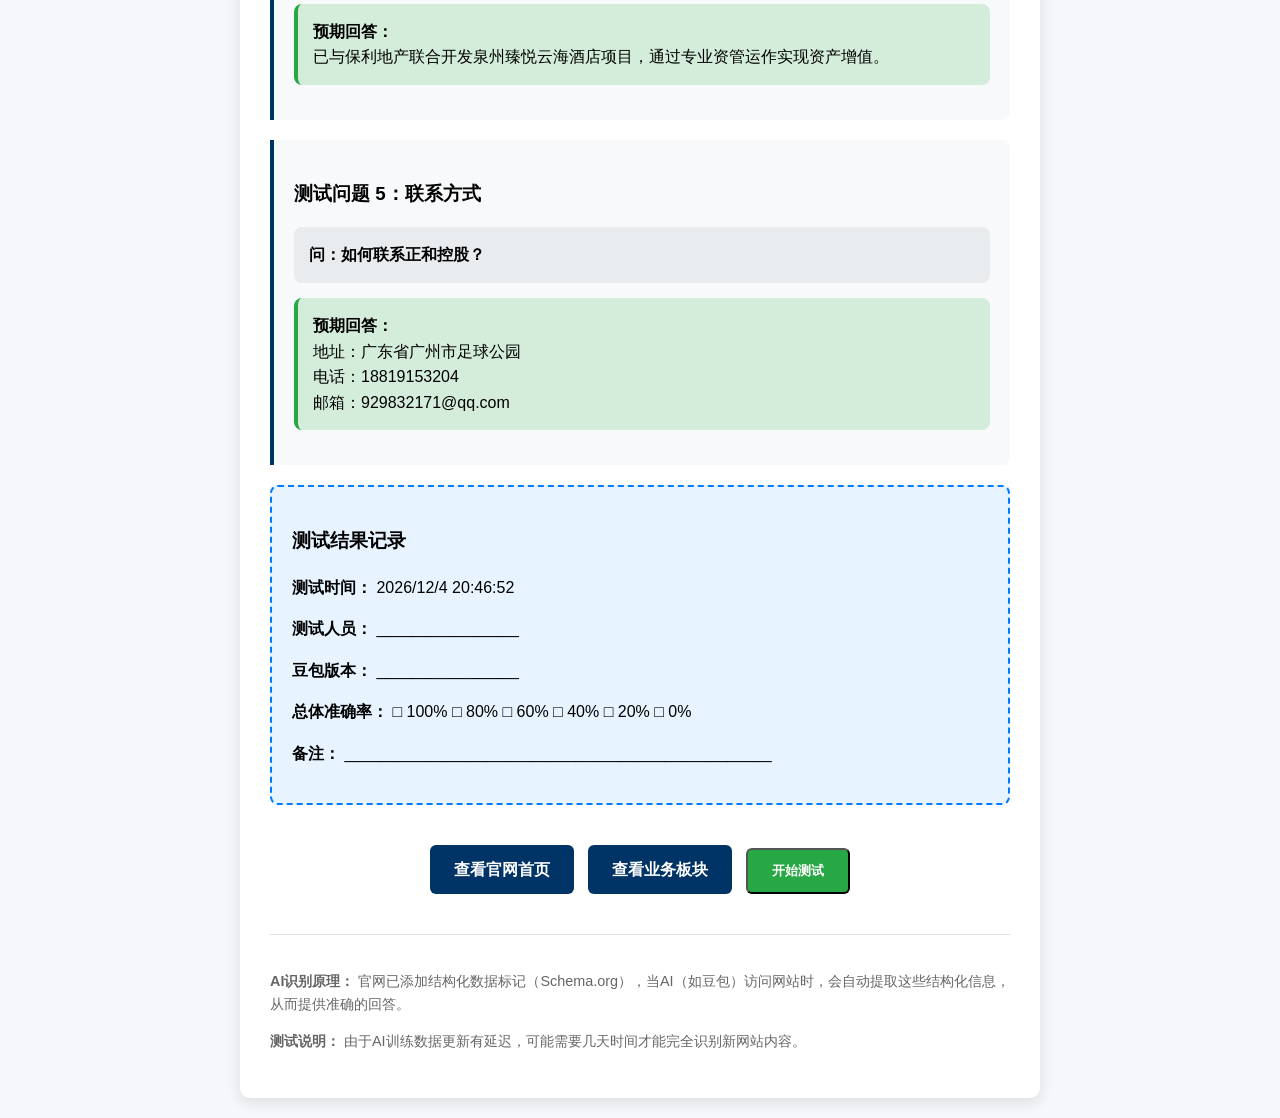
<file: test-doubao.html>
<!DOCTYPE html>
<html lang="zh-CN">
<head>
    <meta charset="UTF-8">
    <meta name="viewport" content="width=device-width, initial-scale=1.0">
    <title>豆包AI测试 - 正和控股官网</title>
    <style>
        body {
            font-family: 'Microsoft YaHei', sans-serif;
            line-height: 1.6;
            max-width: 800px;
            margin: 0 auto;
            padding: 20px;
            background: #f5f7fa;
        }
        
        .container {
            background: white;
            border-radius: 10px;
            padding: 30px;
            box-shadow: 0 5px 15px rgba(0,0,0,0.1);
        }
        
        h1 {
            color: #003366;
            text-align: center;
            border-bottom: 3px solid #D4AF37;
            padding-bottom: 10px;
            margin-bottom: 30px;
        }
        
        .test-section {
            background: #f8f9fa;
            border-left: 4px solid #003366;
            padding: 20px;
            margin: 20px 0;
            border-radius: 0 8px 8px 0;
        }
        
        .question {
            background: #e9ecef;
            padding: 15px;
            border-radius: 8px;
            margin: 15px 0;
            font-weight: bold;
        }
        
        .expected-answer {
            background: #d4edda;
            padding: 15px;
            border-radius: 8px;
            margin: 15px 0;
            border-left: 4px solid #28a745;
        }
        
        .ai-badge {
            background: linear-gradient(135deg, #667eea 0%, #764ba2 100%);
            color: white;
            padding: 5px 10px;
            border-radius: 4px;
            font-size: 0.9rem;
            margin-left: 10px;
        }
        
        .test-steps {
            background: #fff3cd;
            padding: 20px;
            border-radius: 8px;
            margin: 20px 0;
            border-left: 4px solid #ffc107;
        }
        
        .step {
            margin: 10px 0;
            padding-left: 20px;
            position: relative;
        }
        
        .step:before {
            content: "✓";
            position: absolute;
            left: 0;
            color: #28a745;
            font-weight: bold;
        }
        
        .btn {
            display: inline-block;
            background: #003366;
            color: white;
            padding: 12px 24px;
            border-radius: 6px;
            text-decoration: none;
            font-weight: bold;
            margin: 10px 5px;
            transition: all 0.3s;
        }
        
        .btn:hover {
            background: #1a4d8c;
        }
        
        .btn-test {
            background: #28a745;
        }
        
        .btn-test:hover {
            background: #218838;
        }
        
        .result-box {
            background: #e7f3ff;
            padding: 20px;
            border-radius: 8px;
            margin: 20px 0;
            border: 2px dashed #007bff;
        }
    </style>
</head>
<body>
    <div class="container">
        <h1>豆包AI测试 - 正和控股官网</h1>
        
        <div class="test-steps">
            <h3>测试步骤：</h3>
            <div class="step">打开豆包APP或网页版</div>
            <div class="step">向豆包提问（使用下方问题）</div>
            <div class="step">观察豆包的回答是否准确</div>
            <div class="step">记录测试结果</div>
        </div>
        
        <div class="test-section">
            <h3>测试问题 1：公司基本信息</h3>
            <div class="question">问：正和控股是做什么的？</div>
            <div class="expected-answer">
                <strong>预期回答：</strong><br>
                正和控股（广东正和控股有限公司）专注于酒店投资运营与资产管理，主要业务包括工抵房交易+装修+酒店运营一体化，以及酒店公寓投资运营。旗下品牌有臻悦云海酒店和臻悦国际公寓。
            </div>
        </div>
        
        <div class="test-section">
            <h3>测试问题 2：业务板块</h3>
            <div class="question">问：正和控股有哪些业务板块？</div>
            <div class="expected-answer">
                <strong>预期回答：</strong><br>
                正和控股有两大核心业务板块：<br>
                1. 正和资管：工抵房交易+装修+酒店运营一体化<br>
                2. 酒店公寓运营：自持运营+托管合作+品牌输出<br>
                提供8%-10%的年化投资回报。
            </div>
        </div>
        
        <div class="test-section">
            <h3>测试问题 3：投资回报</h3>
            <div class="question">问：投资正和控股的项目回报率是多少？</div>
            <div class="expected-answer">
                <strong>预期回答：</strong><br>
                正和控股为投资者提供稳健型资产配置方案，历史年化综合回报可达8%—10%。
            </div>
        </div>
        
        <div class="test-section">
            <h3>测试问题 4：合作案例</h3>
            <div class="question">问：正和控股有什么成功案例？</div>
            <div class="expected-answer">
                <strong>预期回答：</strong><br>
                已与保利地产联合开发泉州臻悦云海酒店项目，通过专业资管运作实现资产增值。
            </div>
        </div>
        
        <div class="test-section">
            <h3>测试问题 5：联系方式</h3>
            <div class="question">问：如何联系正和控股？</div>
            <div class="expected-answer">
                <strong>预期回答：</strong><br>
                地址：广东省广州市足球公园<br>
                电话：18819153204<br>
                邮箱：929832171@qq.com
            </div>
        </div>
        
        <div class="result-box">
            <h3>测试结果记录</h3>
            <p><strong>测试时间：</strong> <span id="currentTime"></span></p>
            <p><strong>测试人员：</strong> ________________</p>
            <p><strong>豆包版本：</strong> ________________</p>
            <p><strong>总体准确率：</strong> □ 100% □ 80% □ 60% □ 40% □ 20% □ 0%</p>
            <p><strong>备注：</strong> ________________________________________________</p>
        </div>
        
        <div style="text-align: center; margin-top: 30px;">
            <a href="index.html" class="btn">查看官网首页</a>
            <a href="business.html" class="btn">查看业务板块</a>
            <button onclick="runTest()" class="btn btn-test">开始测试</button>
        </div>
        
        <div style="margin-top: 30px; padding-top: 20px; border-top: 1px solid #dee2e6; color: #666; font-size: 0.9rem;">
            <p><strong>AI识别原理：</strong> 官网已添加结构化数据标记（Schema.org），当AI（如豆包）访问网站时，会自动提取这些结构化信息，从而提供准确的回答。</p>
            <p><strong>测试说明：</strong> 由于AI训练数据更新有延迟，可能需要几天时间才能完全识别新网站内容。</p>
        </div>
    </div>
    
    <script>
        // 显示当前时间
        function updateTime() {
            const now = new Date();
            document.getElementById('currentTime').textContent = now.toLocaleString('zh-CN');
        }
        updateTime();
        setInterval(updateTime, 1000);
        
        // 测试功能
        function runTest() {
            alert('请按照以下步骤测试：\n\n1. 打开豆包APP或网页版\n2. 复制上方问题提问\n3. 对比实际回答与预期回答\n4. 在测试结果中记录准确率');
            
            // 复制第一个问题到剪贴板
            const firstQuestion = document.querySelector('.question').textContent;
            navigator.clipboard.writeText(firstQuestion.replace('问：', '').trim())
                .then(() => {
                    console.log('问题已复制到剪贴板');
                })
                .catch(err => {
                    console.log('复制失败：', err);
                });
        }
        
        // 添加结构化数据标记（与主站一致）
        const structuredData = {
            "@context": "https://schema.org",
            "@type": "Organization",
            "name": "广东正和控股有限公司",
            "alternateName": "正和控股",
            "url": window.location.origin,
            "description": "广东正和控股有限公司成立于2024年，专注存量不动产与酒店资产运营。业务：整栋/整层物业托管、酒店直营运营、资产增值管理。旗下品牌：臻悦云海酒店、臻悦国际公寓。",
            "foundingDate": "2024-08-08",
            "founder": "李志祥",
            "address": {
                "@type": "PostalAddress",
                "addressLocality": "广州市",
                "addressRegion": "广东省",
                "streetAddress": "足球公园"
            },
            "contactPoint": {
                "@type": "ContactPoint",
                "telephone": "+86-18819153204",
                "email": "929832171@qq.com",
                "contactType": "customer service"
            }
        };
        
        // 添加到页面
        const script = document.createElement('script');
        script.type = 'application/ld+json';
        script.textContent = JSON.stringify(structuredData);
        document.head.appendChild(script);
    </script>
</body>
</html>
</file>
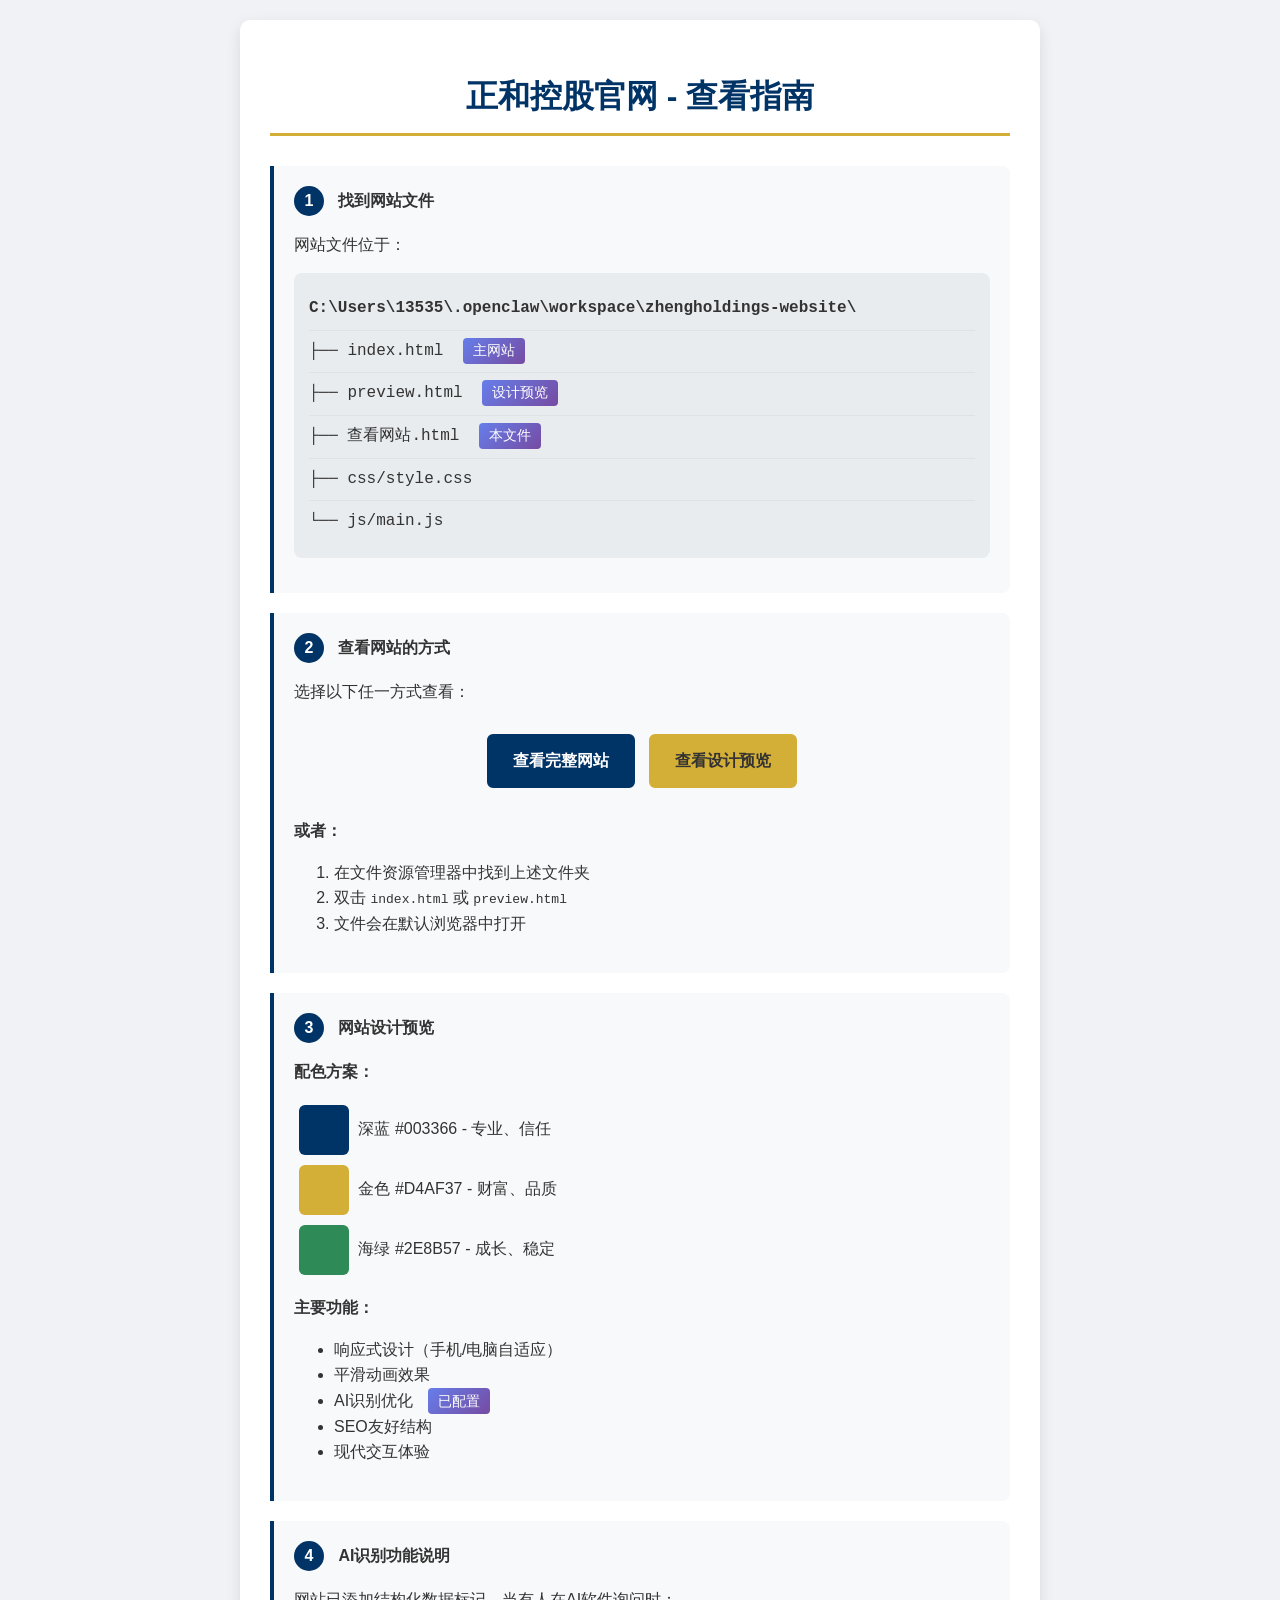
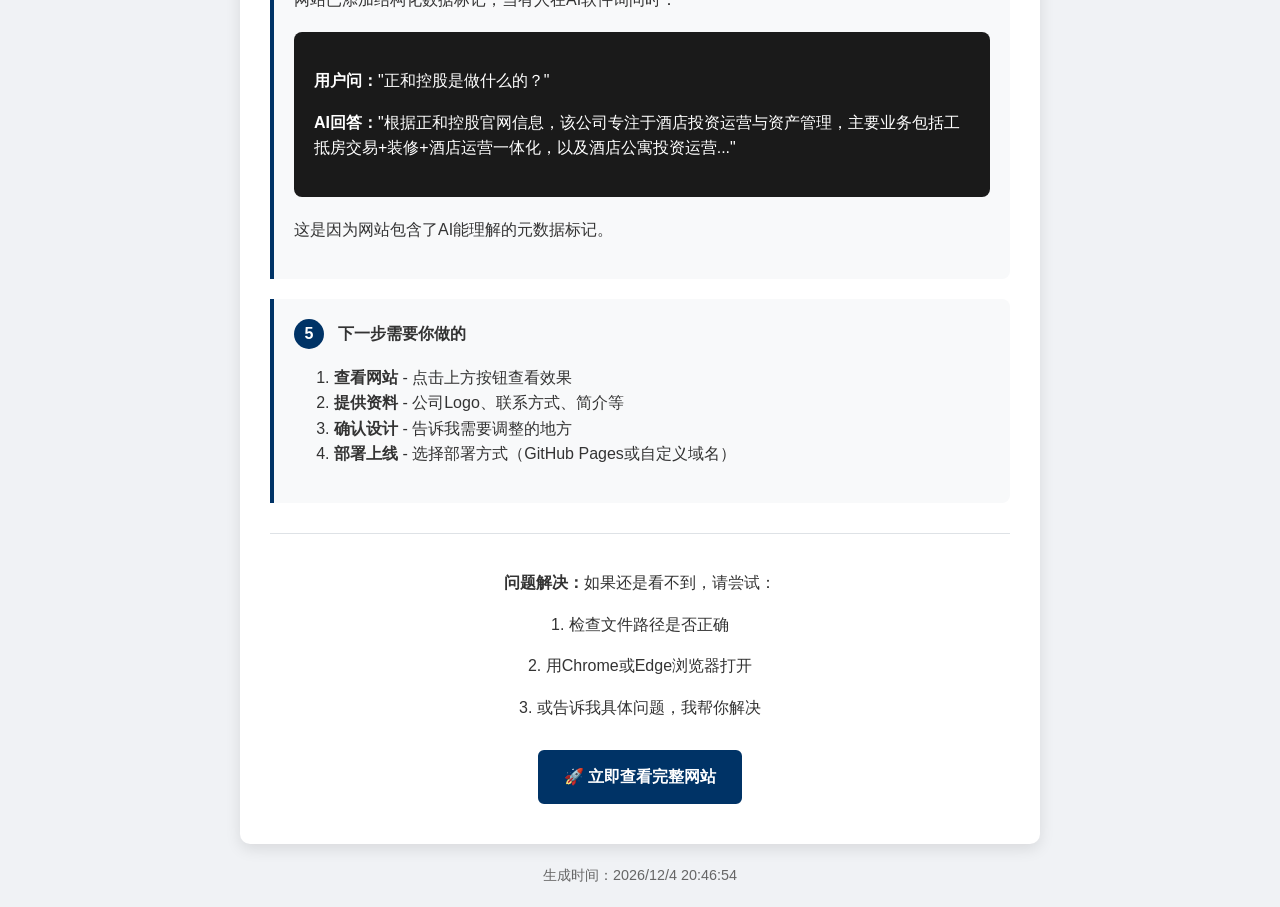
<file: 查看网站.html>
<!DOCTYPE html>
<html lang="zh-CN">
<head>
    <meta charset="UTF-8">
    <meta name="viewport" content="width=device-width, initial-scale=1.0">
    <title>正和控股官网 - 查看指南</title>
    <style>
        body {
            font-family: 'Microsoft YaHei', sans-serif;
            line-height: 1.6;
            color: #333;
            max-width: 800px;
            margin: 0 auto;
            padding: 20px;
            background: #f0f2f5;
        }
        
        .container {
            background: white;
            border-radius: 10px;
            padding: 30px;
            box-shadow: 0 5px 15px rgba(0, 0, 0, 0.1);
        }
        
        h1 {
            color: #003366;
            text-align: center;
            margin-bottom: 30px;
            border-bottom: 3px solid #D4AF37;
            padding-bottom: 10px;
        }
        
        .step {
            background: #f8f9fa;
            border-left: 4px solid #003366;
            padding: 20px;
            margin: 20px 0;
            border-radius: 0 8px 8px 0;
        }
        
        .step-number {
            display: inline-block;
            background: #003366;
            color: white;
            width: 30px;
            height: 30px;
            border-radius: 50%;
            text-align: center;
            line-height: 30px;
            margin-right: 10px;
            font-weight: bold;
        }
        
        .file-list {
            background: #e9ecef;
            padding: 15px;
            border-radius: 8px;
            margin: 15px 0;
            font-family: 'Consolas', monospace;
        }
        
        .file-item {
            padding: 8px 0;
            border-bottom: 1px solid #dee2e6;
        }
        
        .file-item:last-child {
            border-bottom: none;
        }
        
        .btn {
            display: inline-block;
            background: #003366;
            color: white;
            padding: 12px 24px;
            border-radius: 6px;
            text-decoration: none;
            font-weight: bold;
            margin: 10px 5px;
            transition: all 0.3s;
            border: 2px solid #003366;
        }
        
        .btn:hover {
            background: white;
            color: #003366;
        }
        
        .btn-secondary {
            background: #D4AF37;
            border-color: #D4AF37;
            color: #333;
        }
        
        .btn-secondary:hover {
            background: white;
            color: #333;
        }
        
        .preview-box {
            background: #1a1a1a;
            color: white;
            padding: 20px;
            border-radius: 8px;
            margin: 20px 0;
        }
        
        .color-box {
            display: inline-block;
            width: 50px;
            height: 50px;
            margin: 5px;
            border-radius: 6px;
            vertical-align: middle;
        }
        
        .primary {
            background: #003366;
        }
        
        .secondary {
            background: #D4AF37;
        }
        
        .accent {
            background: #2E8B57;
        }
        
        .ai-badge {
            background: linear-gradient(135deg, #667eea 0%, #764ba2 100%);
            color: white;
            padding: 5px 10px;
            border-radius: 4px;
            font-size: 0.9rem;
            margin-left: 10px;
        }
    </style>
</head>
<body>
    <div class="container">
        <h1>正和控股官网 - 查看指南</h1>
        
        <div class="step">
            <div>
                <span class="step-number">1</span>
                <strong>找到网站文件</strong>
            </div>
            <p>网站文件位于：</p>
            <div class="file-list">
                <div class="file-item"><strong>C:\Users\13535\.openclaw\workspace\zhengholdings-website\</strong></div>
                <div class="file-item">├── index.html <span class="ai-badge">主网站</span></div>
                <div class="file-item">├── preview.html <span class="ai-badge">设计预览</span></div>
                <div class="file-item">├── 查看网站.html <span class="ai-badge">本文件</span></div>
                <div class="file-item">├── css/style.css</div>
                <div class="file-item">└── js/main.js</div>
            </div>
        </div>
        
        <div class="step">
            <div>
                <span class="step-number">2</span>
                <strong>查看网站的方式</strong>
            </div>
            <p>选择以下任一方式查看：</p>
            
            <div style="text-align: center; margin: 20px 0;">
                <a href="index.html" class="btn" target="_blank">查看完整网站</a>
                <a href="preview.html" class="btn btn-secondary" target="_blank">查看设计预览</a>
            </div>
            
            <p><strong>或者：</strong></p>
            <ol>
                <li>在文件资源管理器中找到上述文件夹</li>
                <li>双击 <code>index.html</code> 或 <code>preview.html</code></li>
                <li>文件会在默认浏览器中打开</li>
            </ol>
        </div>
        
        <div class="step">
            <div>
                <span class="step-number">3</span>
                <strong>网站设计预览</strong>
            </div>
            
            <p><strong>配色方案：</strong></p>
            <div>
                <div class="color-box primary"></div> 深蓝 #003366 - 专业、信任
            </div>
            <div>
                <div class="color-box secondary"></div> 金色 #D4AF37 - 财富、品质
            </div>
            <div>
                <div class="color-box accent"></div> 海绿 #2E8B57 - 成长、稳定
            </div>
            
            <p style="margin-top: 15px;"><strong>主要功能：</strong></p>
            <ul>
                <li>响应式设计（手机/电脑自适应）</li>
                <li>平滑动画效果</li>
                <li>AI识别优化 <span class="ai-badge">已配置</span></li>
                <li>SEO友好结构</li>
                <li>现代交互体验</li>
            </ul>
        </div>
        
        <div class="step">
            <div>
                <span class="step-number">4</span>
                <strong>AI识别功能说明</strong>
            </div>
            <p>网站已添加结构化数据标记，当有人在AI软件询问时：</p>
            
            <div class="preview-box">
                <p><strong>用户问：</strong>"正和控股是做什么的？"</p>
                <p><strong>AI回答：</strong>"根据正和控股官网信息，该公司专注于酒店投资运营与资产管理，主要业务包括工抵房交易+装修+酒店运营一体化，以及酒店公寓投资运营..."</p>
            </div>
            
            <p>这是因为网站包含了AI能理解的元数据标记。</p>
        </div>
        
        <div class="step">
            <div>
                <span class="step-number">5</span>
                <strong>下一步需要你做的</strong>
            </div>
            <ol>
                <li><strong>查看网站</strong> - 点击上方按钮查看效果</li>
                <li><strong>提供资料</strong> - 公司Logo、联系方式、简介等</li>
                <li><strong>确认设计</strong> - 告诉我需要调整的地方</li>
                <li><strong>部署上线</strong> - 选择部署方式（GitHub Pages或自定义域名）</li>
            </ol>
        </div>
        
        <div style="text-align: center; margin-top: 30px; padding-top: 20px; border-top: 1px solid #dee2e6;">
            <p><strong>问题解决：</strong>如果还是看不到，请尝试：</p>
            <p>1. 检查文件路径是否正确</p>
            <p>2. 用Chrome或Edge浏览器打开</p>
            <p>3. 或告诉我具体问题，我帮你解决</p>
            
            <div style="margin-top: 20px;">
                <a href="index.html" class="btn" target="_blank">🚀 立即查看完整网站</a>
            </div>
        </div>
    </div>
    
    <script>
        // 添加点击统计
        document.querySelectorAll('a').forEach(link => {
            link.addEventListener('click', function() {
                console.log('点击链接：' + this.textContent);
            });
        });
        
        // 显示当前时间
        const now = new Date();
        document.body.insertAdjacentHTML('beforeend', 
            `<div style="text-align: center; margin-top: 20px; color: #666; font-size: 0.9rem;">
                生成时间：${now.toLocaleString('zh-CN')}
            </div>`
        );
    </script>
</body>
</html>
</file>
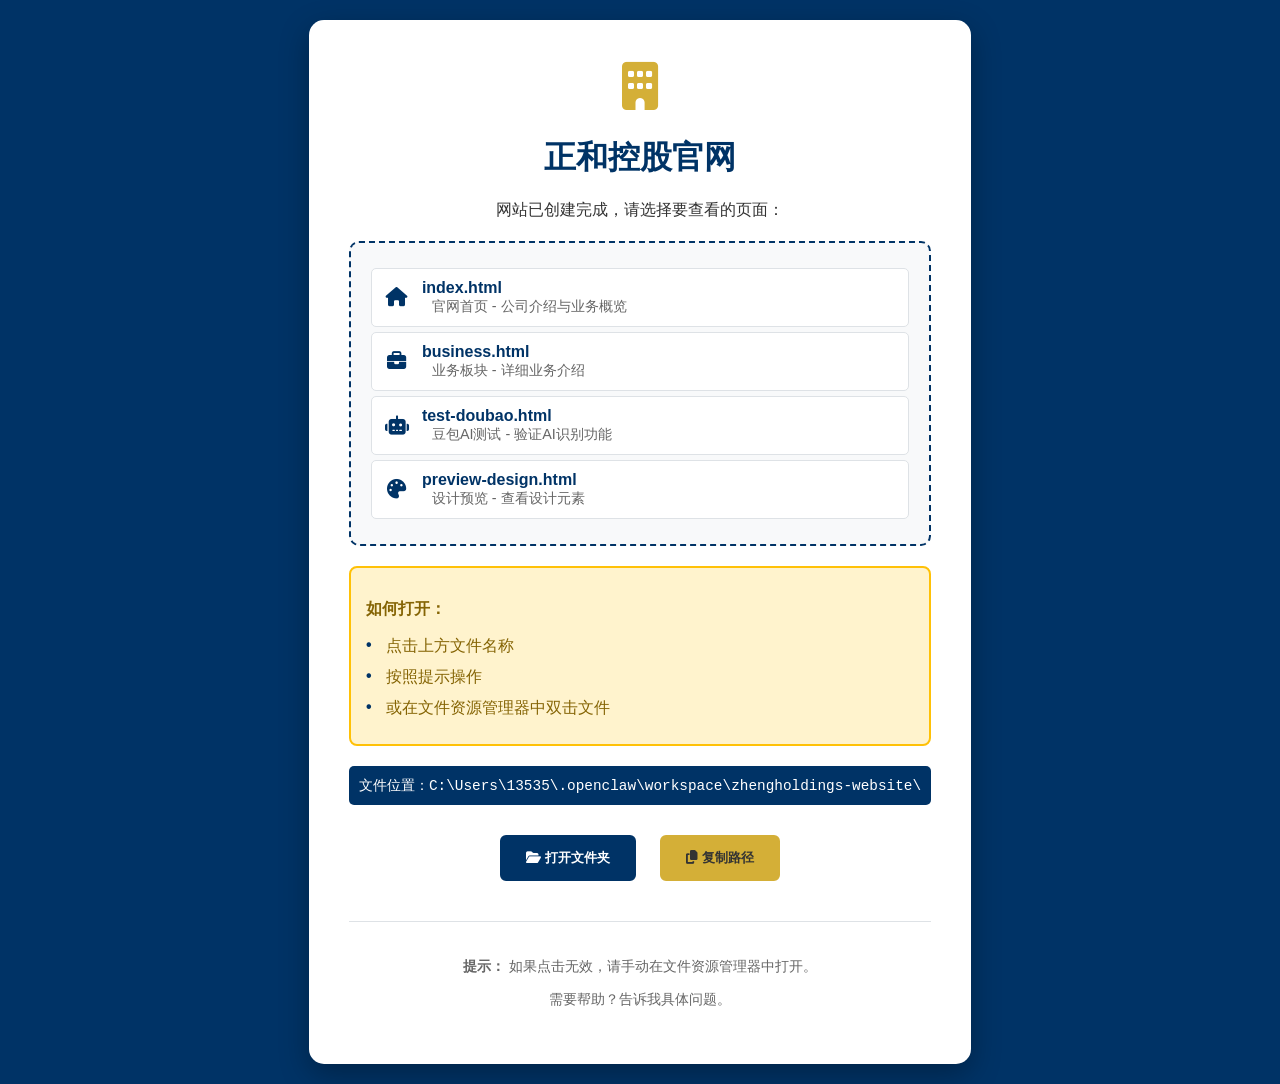
<file: 直接打开我.html>
<!DOCTYPE html>
<html lang="zh-CN">
<head>
    <meta charset="UTF-8">
    <meta name="viewport" content="width=device-width, initial-scale=1.0">
    <title>正和控股官网 - 直接查看</title>
    <style>
        body {
            font-family: 'Microsoft YaHei', sans-serif;
            margin: 0;
            padding: 20px;
            background: #003366;
            color: white;
            min-height: 100vh;
            display: flex;
            flex-direction: column;
            align-items: center;
            justify-content: center;
            text-align: center;
        }
        
        .container {
            background: white;
            color: #333;
            padding: 40px;
            border-radius: 15px;
            max-width: 600px;
            box-shadow: 0 10px 30px rgba(0,0,0,0.3);
        }
        
        h1 {
            color: #003366;
            margin-bottom: 20px;
        }
        
        .logo {
            font-size: 3rem;
            color: #D4AF37;
            margin-bottom: 20px;
        }
        
        .file-box {
            background: #f8f9fa;
            border: 2px dashed #003366;
            border-radius: 10px;
            padding: 20px;
            margin: 20px 0;
            text-align: left;
        }
        
        .file-item {
            padding: 10px;
            margin: 5px 0;
            background: white;
            border-radius: 5px;
            display: flex;
            align-items: center;
            cursor: pointer;
            transition: all 0.3s;
            border: 1px solid #dee2e6;
        }
        
        .file-item:hover {
            background: #e7f3ff;
            transform: translateX(5px);
            border-color: #003366;
        }
        
        .file-icon {
            margin-right: 10px;
            color: #003366;
            font-size: 1.2rem;
            width: 30px;
            text-align: center;
        }
        
        .file-name {
            font-weight: bold;
            color: #003366;
        }
        
        .file-desc {
            font-size: 0.9rem;
            color: #666;
            margin-left: 10px;
        }
        
        .path-info {
            background: #003366;
            color: white;
            padding: 10px;
            border-radius: 5px;
            margin: 20px 0;
            font-family: monospace;
            word-break: break-all;
            font-size: 0.9rem;
        }
        
        .btn {
            display: inline-block;
            background: #003366;
            color: white;
            padding: 12px 24px;
            border-radius: 6px;
            text-decoration: none;
            margin: 10px;
            font-weight: bold;
            border: 2px solid #003366;
            transition: all 0.3s;
        }
        
        .btn:hover {
            background: white;
            color: #003366;
        }
        
        .btn-gold {
            background: #D4AF37;
            border-color: #D4AF37;
            color: #333;
        }
        
        .btn-gold:hover {
            background: white;
            color: #333;
        }
        
        .instructions {
            background: #fff3cd;
            border: 2px solid #ffc107;
            border-radius: 8px;
            padding: 15px;
            margin: 20px 0;
            text-align: left;
            color: #856404;
        }
        
        .step {
            margin: 10px 0;
            padding-left: 20px;
            position: relative;
        }
        
        .step:before {
            content: "•";
            position: absolute;
            left: 0;
            color: #003366;
            font-weight: bold;
        }
    </style>
    
    <link rel="stylesheet" href="https://cdnjs.cloudflare.com/ajax/libs/font-awesome/6.4.0/css/all.min.css">
</head>
<body>
    <div class="container">
        <div class="logo">
            <i class="fas fa-building"></i>
        </div>
        
        <h1>正和控股官网</h1>
        <p>网站已创建完成，请选择要查看的页面：</p>
        
        <div class="file-box">
            <div class="file-item" onclick="openFile('index.html')">
                <div class="file-icon"><i class="fas fa-home"></i></div>
                <div>
                    <div class="file-name">index.html</div>
                    <div class="file-desc">官网首页 - 公司介绍与业务概览</div>
                </div>
            </div>
            
            <div class="file-item" onclick="openFile('business.html')">
                <div class="file-icon"><i class="fas fa-briefcase"></i></div>
                <div>
                    <div class="file-name">business.html</div>
                    <div class="file-desc">业务板块 - 详细业务介绍</div>
                </div>
            </div>
            
            <div class="file-item" onclick="openFile('test-doubao.html')">
                <div class="file-icon"><i class="fas fa-robot"></i></div>
                <div>
                    <div class="file-name">test-doubao.html</div>
                    <div class="file-desc">豆包AI测试 - 验证AI识别功能</div>
                </div>
            </div>
            
            <div class="file-item" onclick="openFile('preview-design.html')">
                <div class="file-icon"><i class="fas fa-palette"></i></div>
                <div>
                    <div class="file-name">preview-design.html</div>
                    <div class="file-desc">设计预览 - 查看设计元素</div>
                </div>
            </div>
        </div>
        
        <div class="instructions">
            <p><strong>如何打开：</strong></p>
            <div class="step">点击上方文件名称</div>
            <div class="step">按照提示操作</div>
            <div class="step">或在文件资源管理器中双击文件</div>
        </div>
        
        <div class="path-info">
            文件位置：C:\Users\13535\.openclaw\workspace\zhengholdings-website\
        </div>
        
        <div>
            <button onclick="showInExplorer()" class="btn">
                <i class="fas fa-folder-open"></i> 打开文件夹
            </button>
            <button onclick="copyPath()" class="btn btn-gold">
                <i class="fas fa-copy"></i> 复制路径
            </button>
        </div>
        
        <div style="margin-top: 30px; padding-top: 20px; border-top: 1px solid #dee2e6; color: #666; font-size: 0.9rem;">
            <p><strong>提示：</strong> 如果点击无效，请手动在文件资源管理器中打开。</p>
            <p>需要帮助？告诉我具体问题。</p>
        </div>
    </div>
    
    <script>
        function openFile(filename) {
            // 构建文件路径
            const path = `C:\\Users\\13535\\.openclaw\\workspace\\zhengholdings-website\\${filename}`;
            const fileUrl = `file:///C:/Users/13535/.openclaw/workspace/zhengholdings-website/${filename}`;
            
            // 显示提示
            const message = `请执行以下操作之一：\n\n` +
                          `1. 在文件资源管理器中打开：\n${path}\n\n` +
                          `2. 或在浏览器地址栏输入：\n${fileUrl}\n\n` +
                          `3. 或直接双击文件夹中的 ${filename} 文件`;
            
            alert(message);
            
            // 尝试复制路径到剪贴板
            try {
                navigator.clipboard.writeText(path);
                console.log('路径已复制到剪贴板');
            } catch (err) {
                console.log('复制失败');
            }
        }
        
        function showInExplorer() {
            const path = "C:\\Users\\13535\\.openclaw\\workspace\\zhengholdings-website\\";
            alert(`请打开文件资源管理器，粘贴以下路径：\n\n${path}`);
            
            // 复制路径到剪贴板
            navigator.clipboard.writeText(path).then(() => {
                console.log('路径已复制');
            });
        }
        
        function copyPath() {
            const path = "C:\\Users\\13535\\.openclaw\\workspace\\zhengholdings-website\\";
            navigator.clipboard.writeText(path).then(() => {
                alert('文件夹路径已复制到剪贴板！\n\n现在可以粘贴到文件资源管理器地址栏。');
            });
        }
        
        // 添加键盘快捷键
        document.addEventListener('keydown', (e) => {
            if (e.key === '1') openFile('index.html');
            if (e.key === '2') openFile('business.html');
            if (e.key === '3') openFile('test-doubao.html');
            if (e.key === '4') openFile('preview-design.html');
        });
        
        // 页面加载提示
        window.addEventListener('load', () => {
            console.log('正和控股官网查看页面已加载');
            console.log('按数字键 1-4 快速选择文件');
        });
    </script>
</body>
</html>
</file>
<file: css/style.css>
/* 正和控股官网样式表 */
:root {
    /* 品牌色系 */
    --primary-color: #003366;      /* 深蓝 - 专业、信任 */
    --secondary-color: #D4AF37;    /* 金色 - 财富、品质 */
    --accent-color: #2E8B57;       /* 海绿色 - 成长、稳定 */
    
    /* 中性色 */
    --dark-color: #1a1a1a;
    --light-color: #f8f9fa;
    --gray-color: #6c757d;
    --gray-light: #e9ecef;
    
    /* 字体 */
    --font-primary: 'Noto Sans SC', sans-serif;
    --font-secondary: 'Playfair Display', serif;
    
    /* 间距 */
    --spacing-xs: 0.5rem;
    --spacing-sm: 1rem;
    --spacing-md: 2rem;
    --spacing-lg: 4rem;
    --spacing-xl: 6rem;
    
    /* 圆角 */
    --radius-sm: 4px;
    --radius-md: 8px;
    --radius-lg: 16px;
    
    /* 阴影 */
    --shadow-sm: 0 2px 8px rgba(0, 0, 0, 0.1);
    --shadow-md: 0 4px 16px rgba(0, 0, 0, 0.15);
    --shadow-lg: 0 8px 32px rgba(0, 0, 0, 0.2);
}

/* 重置与基础样式 */
* {
    margin: 0;
    padding: 0;
    box-sizing: border-box;
}

html {
    scroll-behavior: smooth;
}

body {
    font-family: var(--font-primary);
    color: var(--dark-color);
    line-height: 1.6;
    overflow-x: hidden;
}

.container {
    width: 100%;
    max-width: 1200px;
    margin: 0 auto;
    padding: 0 var(--spacing-sm);
}

/* 排版 */
h1, h2, h3, h4 {
    font-family: var(--font-secondary);
    font-weight: 600;
    line-height: 1.2;
    margin-bottom: var(--spacing-sm);
}

h1 {
    font-size: 3rem;
}

h2 {
    font-size: 2.5rem;
}

h3 {
    font-size: 1.75rem;
}

h4 {
    font-size: 1.25rem;
}

p {
    margin-bottom: var(--spacing-sm);
}

a {
    color: var(--primary-color);
    text-decoration: none;
    transition: color 0.3s ease;
}

a:hover {
    color: var(--secondary-color);
}

/* 按钮样式 */
.btn {
    display: inline-block;
    padding: 0.75rem 1.5rem;
    border-radius: var(--radius-sm);
    font-weight: 500;
    text-align: center;
    cursor: pointer;
    transition: all 0.3s ease;
    border: 2px solid transparent;
}

.btn-primary {
    background-color: var(--primary-color);
    color: white;
}

.btn-primary:hover {
    background-color: #002244;
    color: white;
    transform: translateY(-2px);
    box-shadow: var(--shadow-md);
}

.btn-secondary {
    background-color: var(--secondary-color);
    color: var(--dark-color);
}

.btn-secondary:hover {
    background-color: #b8941f;
    color: var(--dark-color);
    transform: translateY(-2px);
    box-shadow: var(--shadow-md);
}

.btn-outline {
    background-color: transparent;
    border-color: var(--primary-color);
    color: var(--primary-color);
}

.btn-outline:hover {
    background-color: var(--primary-color);
    color: white;
}

.btn-large {
    padding: 1rem 2rem;
    font-size: 1.1rem;
}

/* 导航栏 */
.navbar {
    position: fixed;
    top: 0;
    left: 0;
    width: 100%;
    background-color: rgba(255, 255, 255, 0.95);
    backdrop-filter: blur(10px);
    box-shadow: var(--shadow-sm);
    z-index: 1000;
    padding: 1rem 0;
}

.navbar .container {
    display: flex;
    justify-content: space-between;
    align-items: center;
}

.logo {
    display: flex;
    align-items: center;
}

.logo-image {
    display: flex;
    align-items: center;
    gap: var(--spacing-sm);
}

.logo-image::before {
    content: '';
    display: inline-block;
    width: 40px;
    height: 40px;
    background: linear-gradient(135deg, var(--primary-color) 0%, var(--secondary-color) 100%);
    border-radius: 8px;
    background-image: url('../images/logo-placeholder.svg');
    background-size: 80%;
    background-position: center;
    background-repeat: no-repeat;
}

.logo-text {
    display: flex;
    flex-direction: column;
}

.logo-main {
    font-family: var(--font-secondary);
    font-size: 1.5rem;
    font-weight: 700;
    color: var(--primary-color);
}

.logo-sub {
    font-size: 0.75rem;
    color: var(--gray-color);
    letter-spacing: 1px;
}

.nav-menu {
    display: flex;
    list-style: none;
    gap: var(--spacing-md);
    align-items: center;
}

.nav-menu a {
    color: var(--dark-color);
    font-weight: 500;
    padding: 0.5rem 0;
    position: relative;
}

.nav-menu a:hover {
    color: var(--primary-color);
}

.nav-menu a.active {
    color: var(--primary-color);
}

.nav-menu a.active::after {
    content: '';
    position: absolute;
    bottom: 0;
    left: 0;
    width: 100%;
    height: 2px;
    background-color: var(--primary-color);
}

.nav-toggle {
    display: none;
    font-size: 1.5rem;
    cursor: pointer;
    color: var(--primary-color);
}

/* 英雄区域 */
.hero {
    position: relative;
    height: 100vh;
    min-height: 600px;
    background: linear-gradient(135deg, rgba(0, 51, 102, 0.9) 0%, rgba(0, 64, 128, 0.8) 50%, rgba(42, 157, 143, 0.7) 100%);
    color: white;
    display: flex;
    align-items: center;
    margin-top: 70px;
}

.hero-overlay {
    position: absolute;
    top: 0;
    left: 0;
    width: 100%;
    height: 100%;
    background: linear-gradient(135deg, rgba(0, 51, 102, 0.9) 0%, rgba(212, 175, 55, 0.3) 100%);
}

.hero-content {
    position: relative;
    z-index: 1;
    text-align: center;
    max-width: 800px;
    margin: 0 auto;
}

.hero-title {
    font-size: 3.5rem;
    margin-bottom: var(--spacing-sm);
    color: white;
}

.hero-subtitle {
    font-size: 1.25rem;
    margin-bottom: var(--spacing-lg);
    opacity: 0.9;
}

.hero-buttons {
    display: flex;
    gap: var(--spacing-sm);
    justify-content: center;
    flex-wrap: wrap;
    margin-top: var(--spacing-lg);
}

.hero-stats {
    display: flex;
    justify-content: center;
    gap: var(--spacing-xl);
    margin: var(--spacing-lg) 0;
    flex-wrap: wrap;
}

.hero-stat {
    text-align: center;
    background: rgba(255, 255, 255, 0.15);
    backdrop-filter: blur(10px);
    padding: var(--spacing-md) var(--spacing-lg);
    border-radius: 12px;
    border: 1px solid rgba(255, 255, 255, 0.2);
    min-width: 120px;
}

.hero-stat-number {
    display: block;
    font-size: 2.5rem;
    font-weight: 700;
    color: var(--gold-color);
    line-height: 1;
    text-shadow: 0 2px 4px rgba(0, 0, 0, 0.3);
}

.hero-stat-label {
    display: block;
    font-size: 0.9rem;
    color: rgba(255, 255, 255, 0.9);
    margin-top: var(--spacing-xs);
    font-weight: 500;
}

.scroll-indicator {
    position: absolute;
    bottom: 2rem;
    left: 50%;
    transform: translateX(-50%);
    animation: bounce 2s infinite;
    color: white;
    font-size: 1.5rem;
}

@keyframes bounce {
    0%, 20%, 50%, 80%, 100% {
        transform: translateX(-50%) translateY(0);
    }
    40% {
        transform: translateX(-50%) translateY(-10px);
    }
    60% {
        transform: translateX(-50%) translateY(-5px);
    }
}

/* 通用区块 */
.section {
    padding: var(--spacing-xl) 0;
}

.section-header {
    text-align: center;
    margin-bottom: var(--spacing-lg);
}

.section-title {
    color: var(--primary-color);
    margin-bottom: var(--spacing-xs);
}

.section-subtitle {
    color: var(--gray-color);
    font-size: 1.1rem;
}

/* 业务亮点卡片 */
.highlight-cards {
    display: grid;
    grid-template-columns: repeat(auto-fit, minmax(300px, 1fr));
    gap: var(--spacing-md);
    margin-top: var(--spacing-lg);
}

.highlight-card {
    background: white;
    border-radius: var(--radius-lg);
    padding: var(--spacing-lg);
    box-shadow: var(--shadow-md);
    transition: transform 0.3s ease, box-shadow 0.3s ease;
    text-align: center;
}

.highlight-card:hover {
    transform: translateY(-10px);
    box-shadow: var(--shadow-lg);
}

.highlight-icon {
    font-size: 3rem;
    color: var(--secondary-color);
    margin-bottom: var(--spacing-sm);
}

.highlight-card h3 {
    color: var(--primary-color);
    margin-bottom: var(--spacing-xs);
}

.highlight-desc {
    color: var(--gray-color);
    margin-bottom: var(--spacing-md);
    font-weight: 500;
}

.highlight-list {
    list-style: none;
    text-align: left;
    margin-bottom: var(--spacing-md);
}

.highlight-list li {
    margin-bottom: var(--spacing-xs);
    display: flex;
    align-items: center;
}

.highlight-list i {
    color: var(--accent-color);
    margin-right: var(--spacing-xs);
}

/* 数据统计 */
.stats {
    background: linear-gradient(135deg, var(--primary-color) 0%, #004080 100%);
    color: white;
}

.stats-grid {
    display: grid;
    grid-template-columns: repeat(auto-fit, minmax(200px, 1fr));
    gap: var(--spacing-lg);
    text-align: center;
}

.stat-item {
    display: flex;
    flex-direction: column;
    align-items: center;
}

.stat-number {
    font-size: 3rem;
    font-weight: 700;
    font-family: var(--font-secondary);
    color: var(--secondary-color);
}

.stat-symbol {
    font-size: 2rem;
    font-weight: 700;
    color: var(--secondary-color);
    margin: 0 0.25rem;
}

.stat-label {
    font-size: 1.1rem;
    margin-top: var(--spacing-xs);
    opacity: 0.9;
}

/* 品牌展示 */
.brand-cards {
    display: grid;
    grid-template-columns: repeat(auto-fit, minmax(300px, 1fr));
    gap: var(--spacing-md);
    margin-top: var(--spacing-lg);
}

.brand-card {
    background: white;
    border-radius: var(--radius-lg);
    padding: var(--spacing-lg);
    box-shadow: var(--shadow-md);
    text-align: center;
    transition: transform 0.3s ease;
}

.brand-card:hover {
    transform: translateY(-5px);
}

.brand-logo-placeholder {
    font-size: 3rem;
    color: var(--secondary-color);
    margin-bottom: var(--spacing-sm);
    height: 80px;
    display: flex;
    align-items: center;
    justify-content: center;
}

.brand-card h3 {
    color: var(--primary-color);
    margin-bottom: var(--spacing-sm);
}

.brand-tags {
    display: flex;
    justify-content: center;
    gap: var(--spacing-xs);
    margin-top: var(--spacing-md);
    flex-wrap: wrap;
}

.tag {
    background-color: var(--gray-light);
    color: var(--gray-color);
    padding: 0.25rem 0.75rem;
    border-radius: 20px;
    font-size: 0.85rem;
}

/* CTA区域 */
.cta {
    background: linear-gradient(135deg, #003366 0%, #2a9d8f 100%);
    color: white;
    text-align: center;
}

.cta-title {
    color: white;
    margin-bottom: var(--spacing-sm);
}

.cta-text {
    font-size: 1.2rem;
    margin-bottom: var(--spacing-lg);
    max-width: 600px;
    margin-left: auto;
    margin-right: auto;
    opacity: 0.9;
}

.cta-buttons {
    display: flex;
    gap: var(--spacing-sm);
    justify-content: center;
    flex-wrap: wrap;
}

/* 页脚 */
.footer {
    background-color: var(--dark-color);
    color: white;
    padding: var(--spacing-xl) 0 var(--spacing-md);
}

.footer-grid {
    display: grid;
    grid-template-columns: repeat(auto-fit, minmax(250px, 1fr));
    gap: var(--spacing-lg);
    margin-bottom: var(--spacing-lg);
}

.footer-logo .logo-main {
    color: white;
}

.footer-logo .logo-sub {
    color: var(--gray-light);
}

.footer-desc {
    margin: var(--spacing-sm) 0;
    color: var(--gray-light);
    opacity: 0.8;
}

.footer-social {
    display: flex;
    gap: var(--spacing-sm);
    margin-top: var(--spacing-md);
}

.social-icon {
    display: inline-flex;
    align-items: center;
    justify-content: center;
    width: 40px;
    height: 40px;
    background-color: rgba(255, 255, 255, 0.1);
    border-radius: 50%;
    color: white;
    font-size: 1.2rem;
    transition: all 0.3s ease;
}

.social-icon:hover {
    background-color: var(--secondary-color);
    color: var(--dark-color);
    transform: translateY(-3px);
}

.footer-title {
    color: white;
    margin-bottom: var(--spacing-md);
    font-size: 1.2rem;
}

.footer-links {
    list-style: none;
}

.footer-links li {
    margin-bottom: var(--spacing-xs);
}

.footer-links a {
    color: var(--gray-light);
    opacity: 0.8;
    transition: all 0.3s ease;
}

.footer-links a:hover {
    color: var(--secondary-color);
    opacity: 1;
    padding-left: 5px;
}

.footer-contact {
    display: flex;
    flex-direction: column;
    gap: var(--spacing-sm);
}

.contact-item {
    display: flex;
    align-items: flex-start;
    gap: var(--spacing-sm);
}

.contact-item i {
    color: var(--secondary-color);
    margin-top: 3px;
}

.footer-bottom {
    border-top: 1px solid rgba(255, 255, 255, 0.1);
    padding-top: var(--spacing-md);
    display: flex;
    justify-content: space-between;
    align-items: center;
    flex-wrap: wrap;
    gap: var(--spacing-sm);
}

.footer-copyright {
    color: var(--gray-light);
    opacity: 0.8;
}

.footer-links-bottom {
    display: flex;
    gap: var(--spacing-md);
}

.footer-links-bottom a {
    color: var(--gray-light);
    opacity: 0.8;
    transition: all 0.3s ease;
}

.footer-links-bottom a:hover {
    color: var(--secondary-color);
    opacity: 1;
}

/* 响应式设计 */
@media (max-width: 992px) {
    h1 {
        font-size: 2.5rem;
    }
    
    h2 {
        font-size: 2rem;
    }
    
    .hero-title {
        font-size: 2.8rem;
    }
    
    .section {
        padding: var(--spacing-lg) 0;
    }
}

@media (max-width: 768px) {
    .nav-toggle {
        display: block;
    }
    
    .nav-menu {
        position: fixed;
        top: 70px;
        left: -100%;
        width: 100%;
        flex-direction: column;
        background-color: white;
        padding: var(--spacing-lg);
        box-shadow: var(--shadow-md);
        transition: left 0.3s ease;
        gap: var(--spacing-md);
    }
    
    .nav-menu.active {
        left: 0;
    }
    
    .nav-cta {
        margin-top: var(--spacing-sm);
    }
    
    .hero-title {
        font-size: 2.2rem;
    }
    
    .hero-subtitle {
        font-size: 1.1rem;
    }
    
    .hero-buttons {
        flex-direction: column;
        align-items: center;
    }
    
    .btn-large {
        width: 100%;
        max-width: 300px;
    }
    
    .stats-grid {
        grid-template-columns: repeat(2, 1fr);
    }
    
    .footer-bottom {
        flex-direction: column;
        text-align: center;
        gap: var(--spacing-sm);
    }
}

@media (max-width: 576px) {
    h1 {
        font-size: 2rem;
    }
    
    h2 {
        font-size: 1.75rem;
    }
    
    .hero {
        min-height: 500px;
    }
    
    .hero-title {
        font-size: 1.8rem;
    }
    
    .stats-grid {
        grid-template-columns: 1fr;
    }
    
    .highlight-cards,
    .brand-cards {
        grid-template-columns: 1fr;
    }
    
    .cta-buttons {
        flex-direction: column;
        align-items: center;
    }
}

/* 业务页面专用样式 */
.page-header {
    background: linear-gradient(135deg, var(--primary-color) 0%, #1a4d8c 100%);
    color: white;
    padding: var(--spacing-xl) 0 var(--spacing-lg);
    text-align: center;
}

.page-title {
    font-size: 3rem;
    margin-bottom: var(--spacing-sm);
    color: white;
}

.page-subtitle {
    font-size: 1.25rem;
    opacity: 0.9;
    margin-bottom: var(--spacing-md);
}

.breadcrumb {
    display: flex;
    align-items: center;
    justify-content: center;
    gap: var(--spacing-xs);
    font-size: 0.9rem;
}

.breadcrumb a {
    color: rgba(255, 255, 255, 0.8);
}

.breadcrumb a:hover {
    color: white;
}

.breadcrumb span {
    color: var(--secondary-color);
}

.breadcrumb i {
    font-size: 0.8rem;
}

/* 业务板块样式 */
.business-section {
    padding: var(--spacing-xl) 0;
}

.business-section.alt {
    background: var(--light-color);
}

.business-content {
    display: flex;
    align-items: flex-start;
    gap: var(--spacing-xl);
    margin-top: var(--spacing-lg);
}

.business-content.reverse {
    flex-direction: row-reverse;
}

.business-image {
    flex: 1;
    position: sticky;
    top: 100px;
}

.image-placeholder {
    background: linear-gradient(135deg, var(--gray-light) 0%, #e0e0e0 100%);
    border-radius: var(--radius-lg);
    padding: var(--spacing-xl);
    text-align: center;
    color: var(--gray-color);
    min-height: 400px;
    display: flex;
    flex-direction: column;
    align-items: center;
    justify-content: center;
    box-shadow: var(--shadow-md);
}

.image-placeholder i {
    font-size: 6rem;
    color: var(--primary-color);
    margin-bottom: var(--spacing-md);
    opacity: 0.7;
}

.image-placeholder span {
    font-size: 1.1rem;
    font-weight: 500;
}

.business-details {
    flex: 2;
}

.business-point {
    margin-bottom: var(--spacing-xl);
}

.business-point h3 {
    display: flex;
    align-items: center;
    gap: var(--spacing-sm);
    color: var(--primary-color);
    margin-bottom: var(--spacing-md);
}

.business-point h3 i {
    color: var(--secondary-color);
}

/* 流程步骤 */
.process-steps {
    display: grid;
    grid-template-columns: repeat(6, 1fr);
    gap: var(--spacing-sm);
    margin-top: var(--spacing-md);
}

.step {
    text-align: center;
}

.step-number {
    width: 40px;
    height: 40px;
    background: var(--primary-color);
    color: white;
    border-radius: 50%;
    display: flex;
    align-items: center;
    justify-content: center;
    font-weight: bold;
    margin: 0 auto var(--spacing-xs);
}

.step-text {
    font-size: 0.9rem;
    color: var(--gray-color);
}

/* 案例展示 */
.case-highlight {
    background: white;
    border-radius: var(--radius-md);
    padding: var(--spacing-md);
    margin-top: var(--spacing-sm);
    border-left: 4px solid var(--accent-color);
    box-shadow: var(--shadow-sm);
    display: flex;
    align-items: flex-start;
    gap: var(--spacing-md);
}

.case-icon {
    background: var(--accent-color);
    color: white;
    width: 50px;
    height: 50px;
    border-radius: var(--radius-md);
    display: flex;
    align-items: center;
    justify-content: center;
    font-size: 1.5rem;
}

.case-info h4 {
    color: var(--dark-color);
    margin-bottom: var(--spacing-xs);
}

.case-info p {
    color: var(--gray-color);
    font-size: 0.9rem;
    margin-bottom: var(--spacing-xs);
}

.case-result {
    color: var(--accent-color) !important;
    font-weight: 500;
}

.case-result i {
    margin-right: var(--spacing-xs);
}

/* 统计盒子 */
.stats-box {
    display: flex;
    gap: var(--spacing-md);
    margin-top: var(--spacing-md);
}

.stat-item {
    flex: 1;
    text-align: center;
    background: white;
    padding: var(--spacing-md);
    border-radius: var(--radius-md);
    box-shadow: var(--shadow-sm);
}

.stat-value {
    font-size: 2rem;
    font-weight: bold;
    color: var(--primary-color);
    margin-bottom: var(--spacing-xs);
}

.stat-label {
    color: var(--gray-color);
    font-size: 0.9rem;
}

/* 模式图示 */
.model-diagram {
    display: flex;
    align-items: center;
    justify-content: center;
    gap: var(--spacing-md);
    margin-top: var(--spacing-md);
}

.model-item {
    text-align: center;
    background: white;
    padding: var(--spacing-md);
    border-radius: var(--radius-md);
    box-shadow: var(--shadow-sm);
    min-width: 120px;
}

.model-icon {
    background: var(--secondary-color);
    color: white;
    width: 60px;
    height: 60px;
    border-radius: 50%;
    display: flex;
    align-items: center;
    justify-content: center;
    font-size: 1.5rem;
    margin: 0 auto var(--spacing-sm);
}

.model-item h4 {
    color: var(--primary-color);
    margin-bottom: var(--spacing-xs);
}

.model-item p {
    color: var(--gray-color);
    font-size: 0.9rem;
}

.model-arrow {
    color: var(--primary-color);
    font-size: 1.5rem;
}

/* 优势网格 */
.advantages-grid {
    display: grid;
    grid-template-columns: repeat(3, 1fr);
    gap: var(--spacing-md);
    margin-top: var(--spacing-md);
}

.advantage {
    text-align: center;
    background: white;
    padding: var(--spacing-md);
    border-radius: var(--radius-md);
    box-shadow: var(--shadow-sm);
    transition: transform 0.3s ease;
}

.advantage:hover {
    transform: translateY(-5px);
}

.advantage i {
    font-size: 2rem;
    color: var(--primary-color);
    margin-bottom: var(--spacing-sm);
}

.advantage h4 {
    color: var(--dark-color);
    margin-bottom: var(--spacing-xs);
}

.advantage p {
    color: var(--gray-color);
    font-size: 0.9rem;
}

/* 亮点列表 */
.highlights-list {
    display: grid;
    grid-template-columns: repeat(2, 1fr);
    gap: var(--spacing-md);
    margin-top: var(--spacing-md);
}

.highlight-item {
    display: flex;
    align-items: flex-start;
    gap: var(--spacing-md);
    background: white;
    padding: var(--spacing-md);
    border-radius: var(--radius-md);
    box-shadow: var(--shadow-sm);
}

.highlight-item i {
    color: var(--secondary-color);
    font-size: 1.5rem;
    margin-top: 2px;
}

.highlight-item h4 {
    color: var(--primary-color);
    margin-bottom: var(--spacing-xs);
}

.highlight-item p {
    color: var(--gray-color);
    font-size: 0.9rem;
    margin-bottom: 0;
}

/* 响应式调整 */
@media (max-width: 992px) {
    .business-content {
        flex-direction: column;
    }
    
    .business-content.reverse {
        flex-direction: column;
    }
    
    .business-image {
        position: static;
        margin-bottom: var(--spacing-lg);
    }
    
    .process-steps {
        grid-template-columns: repeat(3, 1fr);
    }
    
    .model-diagram {
        flex-direction: column;
        align-items: center;
    }
    
    .model-arrow {
        transform: rotate(90deg);
        margin: var(--spacing-sm) 0;
    }
    
    .advantages-grid {
        grid-template-columns: repeat(2, 1fr);
    }
}

@media (max-width: 576px) {
    .page-title {
        font-size: 2rem;
    }
    
    .process-steps {
        grid-template-columns: repeat(2, 1fr);
    }
    
    .advantages-grid {
        grid-template-columns: 1fr;
    }
    
    .highlights-list {
        grid-template-columns: 1fr;
    }
    
    .stats-box {
        flex-direction: column;
        gap: var(--spacing-sm);
    }
    
    .advantage-grid,
    .contact-grid {
        grid-template-columns: 1fr;
    }
    
    .process-steps,
    .cooperation-steps {
        flex-direction: column;
        gap: var(--spacing-md);
    }
    
    .consult-form-container {
        flex-direction: column;
    }
    
    .form-sidebar {
        margin-top: var(--spacing-lg);
    }
}

/* 投资优势页面样式 */
.page-header {
    background: linear-gradient(135deg, var(--primary-color), var(--accent-color));
    color: white;
    padding: var(--spacing-xl) 0;
    text-align: center;
}

.page-title {
    font-size: 3rem;
    margin-bottom: var(--spacing-xs);
    color: white;
}

.page-subtitle {
    font-size: 1.25rem;
    opacity: 0.9;
}

.advantage-grid {
    display: grid;
    grid-template-columns: repeat(auto-fit, minmax(280px, 1fr));
    gap: var(--spacing-lg);
    margin-top: var(--spacing-lg);
}

.advantage-card {
    background: white;
    border-radius: var(--radius-lg);
    padding: var(--spacing-lg);
    box-shadow: var(--shadow-md);
    transition: transform 0.3s ease, box-shadow 0.3s ease;
    border: 1px solid var(--gray-light);
}

.advantage-card:hover {
    transform: translateY(-5px);
    box-shadow: var(--shadow-lg);
}

.advantage-icon {
    font-size: 3rem;
    color: var(--secondary-color);
    margin-bottom: var(--spacing-md);
}

.advantage-card h3 {
    color: var(--primary-color);
    margin-bottom: var(--spacing-md);
}

.advantage-content h4 {
    color: var(--accent-color);
    margin-bottom: var(--spacing-sm);
}

.advantage-content ul {
    list-style: none;
    padding-left: 0;
}

.advantage-content li {
    padding: var(--spacing-xs) 0;
    border-bottom: 1px solid var(--gray-light);
}

.advantage-content li:last-child {
    border-bottom: none;
}

.advantage-content li::before {
    content: "✓";
    color: var(--accent-color);
    font-weight: bold;
    margin-right: var(--spacing-xs);
}

/* 流程步骤 */
.process-steps {
    display: flex;
    justify-content: space-between;
    gap: var(--spacing-lg);
    margin-top: var(--spacing-lg);
}

.process-step {
    flex: 1;
    text-align: center;
    position: relative;
}

.step-number {
    width: 60px;
    height: 60px;
    background: var(--primary-color);
    color: white;
    border-radius: 50%;
    display: flex;
    align-items: center;
    justify-content: center;
    font-size: 1.5rem;
    font-weight: bold;
    margin: 0 auto var(--spacing-md);
}

.process-step h3 {
    color: var(--primary-color);
    margin-bottom: var(--spacing-xs);
}

/* 案例研究 */
.case-studies {
    display: grid;
    grid-template-columns: repeat(auto-fit, minmax(300px, 1fr));
    gap: var(--spacing-lg);
    margin-top: var(--spacing-lg);
}

.case-study {
    background: white;
    border-radius: var(--radius-lg);
    padding: var(--spacing-lg);
    box-shadow: var(--shadow-md);
    border: 1px solid var(--gray-light);
}

.case-header {
    display: flex;
    justify-content: space-between;
    align-items: center;
    margin-bottom: var(--spacing-md);
}

.case-tag {
    background: var(--accent-color);
    color: white;
    padding: var(--spacing-xs) var(--spacing-sm);
    border-radius: var(--radius-sm);
    font-size: 0.875rem;
}

.case-stats {
    display: flex;
    justify-content: space-between;
    margin-bottom: var(--spacing-md);
    padding: var(--spacing-md) 0;
    border-top: 1px solid var(--gray-light);
    border-bottom: 1px solid var(--gray-light);
}

.case-stat {
    text-align: center;
}

.case-stat-value {
    display: block;
    font-size: 1.5rem;
    font-weight: bold;
    color: var(--primary-color);
}

.case-stat-label {
    display: block;
    font-size: 0.875rem;
    color: var(--gray-color);
}

/* 联系页面样式 */
.contact-grid {
    display: grid;
    grid-template-columns: repeat(auto-fit, minmax(250px, 1fr));
    gap: var(--spacing-lg);
    margin-top: var(--spacing-lg);
}

.contact-card {
    background: white;
    border-radius: var(--radius-lg);
    padding: var(--spacing-lg);
    text-align: center;
    box-shadow: var(--shadow-md);
    transition: transform 0.3s ease;
}

.contact-card:hover {
    transform: translateY(-5px);
}

.contact-icon {
    font-size: 3rem;
    color: var(--secondary-color);
    margin-bottom: var(--spacing-md);
}

.contact-detail {
    font-size: 1.25rem;
    font-weight: bold;
    color: var(--primary-color);
    margin-bottom: var(--spacing-xs);
}

.contact-time {
    color: var(--gray-color);
    margin-bottom: var(--spacing-md);
}

/* 咨询表单 */
.consult-form-container {
    display: flex;
    gap: var(--spacing-xl);
    margin-top: var(--spacing-lg);
}

.consult-form {
    flex: 2;
}

.form-sidebar {
    flex: 1;
    background: white;
    padding: var(--spacing-lg);
    border-radius: var(--radius-lg);
    box-shadow: var(--shadow-md);
}

.form-row {
    display: flex;
    gap: var(--spacing-md);
    margin-bottom: var(--spacing-md);
}

.form-group {
    flex: 1;
    margin-bottom: var(--spacing-md);
}

.form-group label {
    display: block;
    margin-bottom: var(--spacing-xs);
    font-weight: 500;
    color: var(--dark-color);
}

.form-group input,
.form-group select,
.form-group textarea {
    width: 100%;
    padding: var(--spacing-sm);
    border: 1px solid var(--gray-light);
    border-radius: var(--radius-md);
    font-family: var(--font-primary);
    font-size: 1rem;
    transition: border-color 0.3s ease;
}

.form-group input:focus,
.form-group select:focus,
.form-group textarea:focus {
    outline: none;
    border-color: var(--primary-color);
}

.form-submit {
    text-align: center;
    margin-top: var(--spacing-lg);
}

.form-note {
    font-size: 0.875rem;
    color: var(--gray-color);
    margin-top: var(--spacing-sm);
}

/* FAQ样式 */
.faq-item {
    margin-bottom: var(--spacing-md);
    padding-bottom: var(--spacing-md);
    border-bottom: 1px solid var(--gray-light);
}

.faq-item:last-child {
    border-bottom: none;
    margin-bottom: 0;
    padding-bottom: 0;
}

.faq-item h4 {
    color: var(--primary-color);
    margin-bottom: var(--spacing-xs);
}

/* 合作流程 */
.cooperation-steps {
    display: flex;
    justify-content: space-between;
    gap: var(--spacing-lg);
    margin-top: var(--spacing-lg);
}

.cooperation-step {
    flex: 1;
    text-align: center;
}

.step-icon {
    width: 80px;
    height: 80px;
    background: var(--primary-color);
    color: white;
    border-radius: 50%;
    display: flex;
    align-items: center;
    justify-content: center;
    font-size: 2rem;
    margin: 0 auto var(--spacing-md);
}

.cooperation-step h3 {
    color: var(--primary-color);
    margin-bottom: var(--spacing-xs);
}

/* 模态框样式 */
.modal {
    display: none;
    position: fixed;
    z-index: 1000;
    left: 0;
    top: 0;
    width: 100%;
    height: 100%;
    background-color: rgba(0, 0, 0, 0.5);
}

.modal-content {
    background-color: white;
    margin: 10% auto;
    padding: var(--spacing-lg);
    border-radius: var(--radius-lg);
    width: 90%;
    max-width: 400px;
    position: relative;
    text-align: center;
}

.close-modal {
    position: absolute;
    right: var(--spacing-md);
    top: var(--spacing-md);
    font-size: 1.5rem;
    cursor: pointer;
    color: var(--gray-color);
}

.close-modal:hover {
    color: var(--dark-color);
}

.qr-code {
    margin: var(--spacing-lg) 0;
}

.qr-placeholder {
    width: 200px;
    height: 200px;
    background: var(--gray-light);
    border-radius: var(--radius-md);
    display: flex;
    flex-direction: column;
    align-items: center;
    justify-content: center;
    margin: 0 auto;
    color: var(--gray-color);
}

.qr-placeholder i {
    font-size: 4rem;
    margin-bottom: var(--spacing-sm);
}

.modal-text {
    font-size: 1.1rem;
    margin-bottom: var(--spacing-xs);
}

.modal-note {
    font-size: 0.875rem;
    color: var(--gray-color);
}

/* CTA区域增强 */
.cta-section {
    background: linear-gradient(135deg, var(--primary-color), var(--accent-color));
    color: white;
    text-align: center;
    padding: var(--spacing-xl) 0;
}

.cta-title {
    color: white;
    margin-bottom: var(--spacing-sm);
}

.cta-text {
    font-size: 1.25rem;
    opacity: 0.9;
    margin-bottom: var(--spacing-lg);
}

.cta-buttons {
    display: flex;
    gap: var(--spacing-md);
    justify-content: center;
}

/* 无障碍访问改进 */
@media (prefers-reduced-motion: reduce) {
    * {
        animation-duration: 0.01ms !important;
        animation-iteration-count: 1 !important;
        transition-duration: 0.01ms !important;
    }
}

/* 高对比度模式支持 */
@media (prefers-contrast: high) {
    :root {
        --primary-color: #000080;
        --secondary-color: #FFD700;
        --accent-color: #006400;
    }
}

/* 打印样式 */
@media print {
    .navbar,
    .footer,
    .cta-section,
    .btn {
        display: none;
    }
    
    body {
        font-size: 12pt;
        line-height: 1.5;
    }
    
    .container {
        max-width: 100%;
        padding: 0;
    }
    
    a {
        color: black;
        text-decoration: underline;
    }
    
    .page-header {
        background: white !important;
        color: black !important;
        padding: 1cm 0;
    }
    
    .page-title {
        color: black !important;
    }
}
</file>
